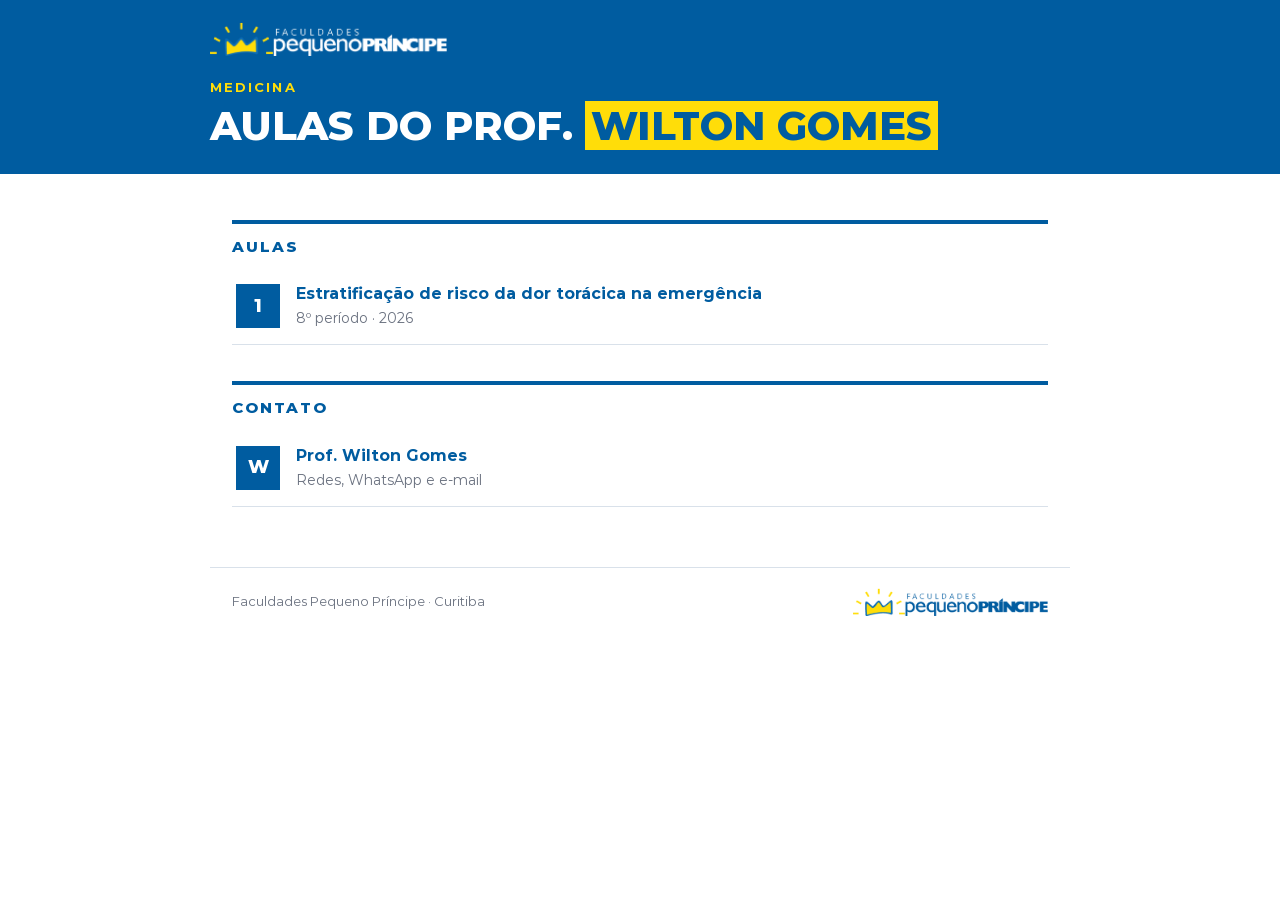
<file: index.html>
<!doctype html>
<html lang="pt-BR"><head><meta charset="utf-8"><meta name="viewport" content="width=device-width,initial-scale=1">
<title>Aulas · Prof. Wilton Gomes · FPP</title><link rel="stylesheet" href="assets/fpp.css?v=202611081945"><meta name="theme-color" content="#005CA0"></head><body>
<header class="fpp"><div class="wrap"><img src="assets/img/fpp-logo-branco.png" alt="Faculdades Pequeno Príncipe"><p class="k">Medicina</p><h1>Aulas do Prof. <span class="hl">Wilton Gomes</span></h1></div></header>
<main><h2>Aulas</h2><div class="lista">
<a href="risco-sca/"><span class="ic">1</span><span><span class="t">Estratificação de risco da dor torácica na emergência</span><br><span class="d">8º período · 2026</span></span></a>
</div><h2>Contato</h2><div class="lista"><a href="contato/"><span class="ic">W</span><span><span class="t">Prof. Wilton Gomes</span><br><span class="d">Redes, WhatsApp e e-mail</span></span></a></div></main>
<footer class="fpp"><span>Faculdades Pequeno Príncipe · Curitiba</span><img src="assets/img/fpp-logo-azul.png" alt="FPP"></footer></body></html>
</file>
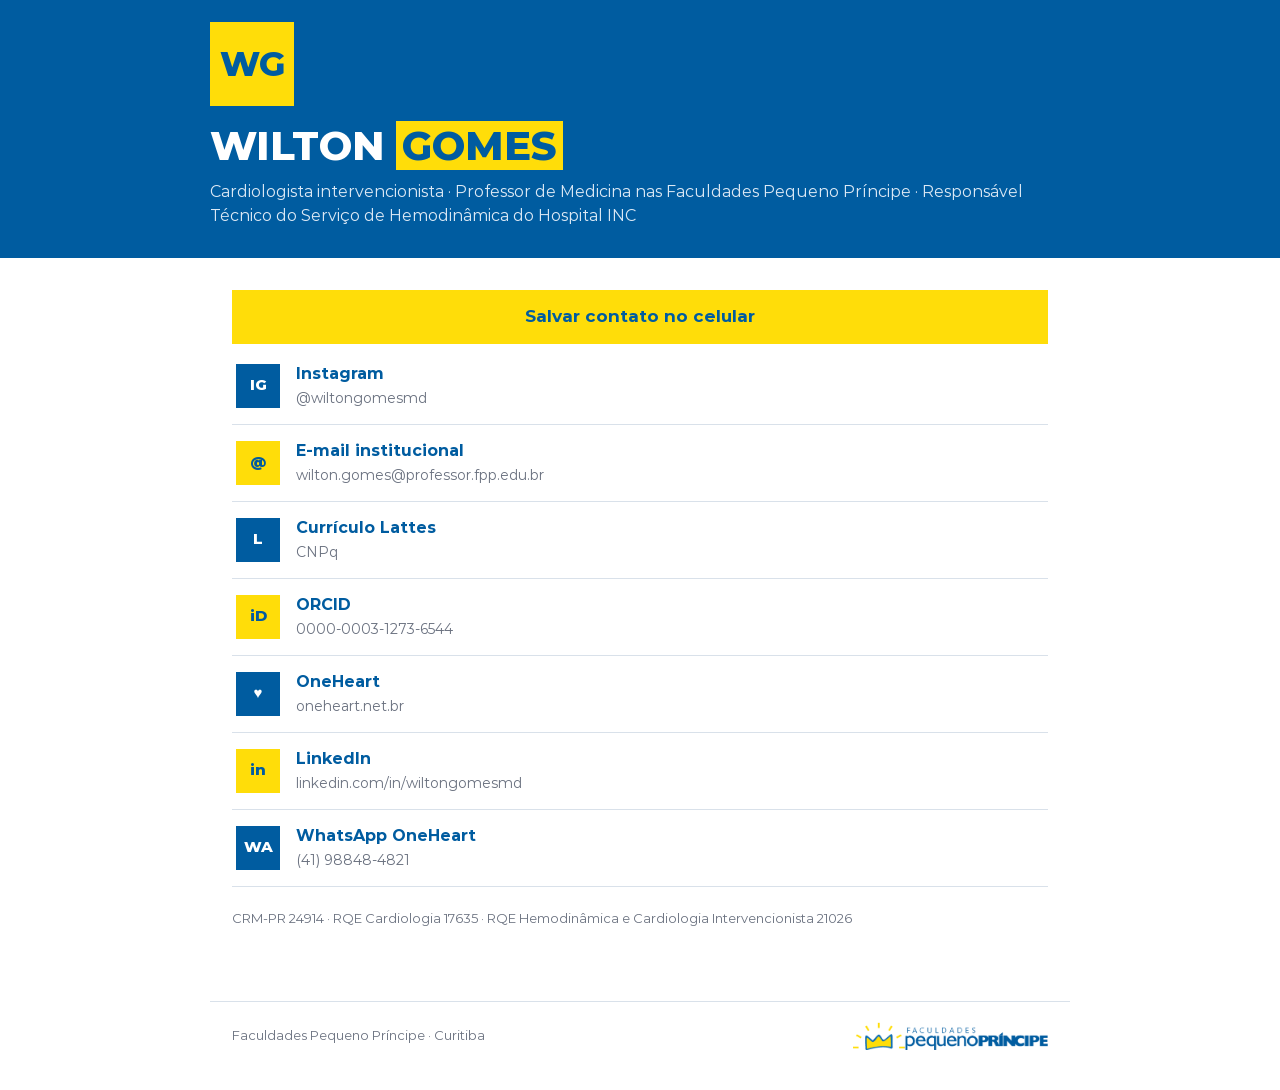
<file: contato/index.html>
<!doctype html>
<html lang="pt-BR"><head>
<meta charset="utf-8"><meta name="viewport" content="width=device-width,initial-scale=1">
<title>Prof. Wilton Gomes · Cardiologia intervencionista</title>
<link rel="stylesheet" href="../assets/fpp.css?v=202611081945">
<meta name="theme-color" content="#005CA0">
<meta property="og:title" content="Prof. Wilton Gomes · Cardiologia intervencionista">
<style>
header.fpp{padding-bottom:30px}
.mono{width:84px;height:84px;background:var(--amar);color:var(--azul);font-weight:800;font-size:34px;display:flex;align-items:center;justify-content:center;margin-bottom:18px}
.salvar{margin:22px 0 4px;width:100%}
.lista .ic{font-size:15px}
</style>
</head><body>
<header class="fpp"><div class="wrap">
  <div class="mono">WG</div>
  <h1>Wilton <span class="hl">Gomes</span></h1>
  <p>Cardiologista intervencionista · Professor de Medicina nas Faculdades Pequeno Príncipe · Responsável Técnico do Serviço de Hemodinâmica do Hospital INC</p>
</div></header>
<main>
  <a class="btn am salvar" href="wilton-gomes.vcf" download>Salvar contato no celular</a>
  <div class="lista">
    <a href="https://www.instagram.com/wiltongomesmd" target="_blank" rel="noopener"><span class="ic">IG</span><span><span class="t">Instagram</span><br><span class="d">@wiltongomesmd</span></span></a>
    <a href="mailto:wilton.gomes@professor.fpp.edu.br"><span class="ic">@</span><span><span class="t">E-mail institucional</span><br><span class="d">wilton.gomes@professor.fpp.edu.br</span></span></a>
    <a href="http://buscatextual.cnpq.br/buscatextual/visualizacv.do?id=K4358954Z7" target="_blank" rel="noopener"><span class="ic">L</span><span><span class="t">Currículo Lattes</span><br><span class="d">CNPq</span></span></a>
    <a href="https://orcid.org/0000-0003-1273-6544" target="_blank" rel="noopener"><span class="ic">iD</span><span><span class="t">ORCID</span><br><span class="d">0000-0003-1273-6544</span></span></a>
    <a href="https://oneheart.net.br" target="_blank" rel="noopener"><span class="ic">♥</span><span><span class="t">OneHeart</span><br><span class="d">oneheart.net.br</span></span></a>
    <a href="https://www.linkedin.com/in/wiltongomesmd" target="_blank" rel="noopener"><span class="ic">in</span><span><span class="t">LinkedIn</span><br><span class="d">linkedin.com/in/wiltongomesmd</span></span></a>
    <a href="https://wa.me/5541988484821" target="_blank" rel="noopener"><span class="ic">WA</span><span><span class="t">WhatsApp OneHeart</span><br><span class="d">(41) 98848-4821</span></span></a>
  </div>
  <p class="src" style="margin-top:22px">CRM-PR 24914 · RQE Cardiologia 17635 · RQE Hemodinâmica e Cardiologia Intervencionista 21026</p>
</main>
<footer class="fpp"><span>Faculdades Pequeno Príncipe · Curitiba</span><img src="../assets/img/fpp-logo-azul.png" alt="FPP"></footer>
</body></html>
</file>
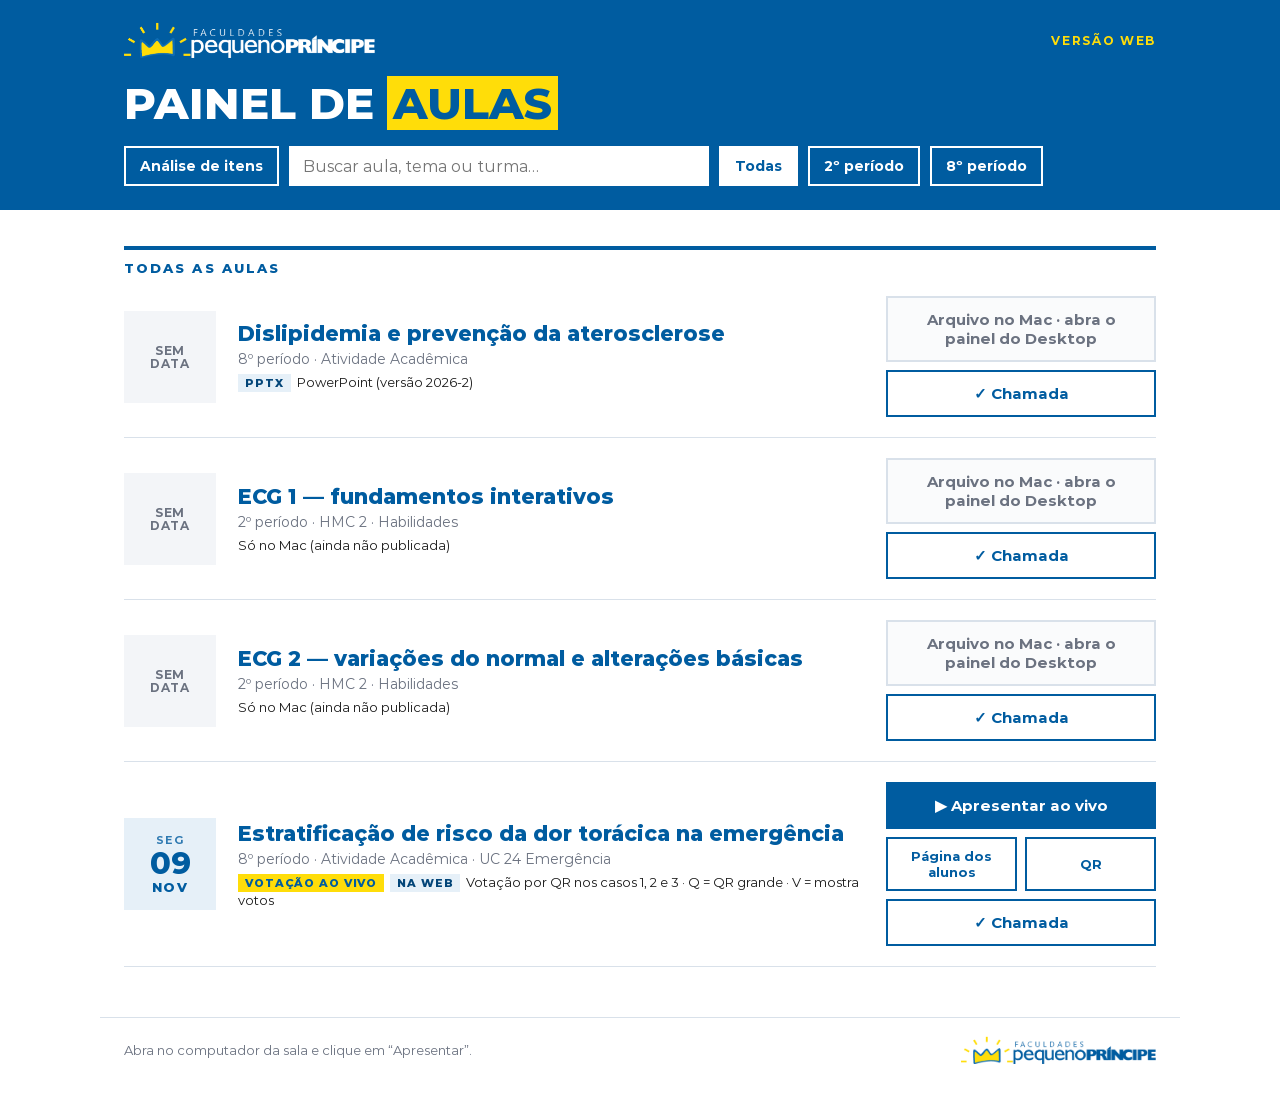
<file: painel/index.html>
<!doctype html>
<html lang="pt-BR"><head>
<meta charset="utf-8"><meta name="viewport" content="width=device-width,initial-scale=1">
<meta name="robots" content="noindex">
<title>Painel de aulas · Prof. Wilton · FPP</title>
<meta name="theme-color" content="#005CA0">
<style>
@font-face{font-family:Montserrat;font-weight:400;src:url(../assets/fonts/montserrat-400.woff2) format("woff2")}
@font-face{font-family:Montserrat;font-weight:500;src:url(../assets/fonts/montserrat-500.woff2) format("woff2")}
@font-face{font-family:Montserrat;font-weight:700;src:url(../assets/fonts/montserrat-700.woff2) format("woff2")}
@font-face{font-family:Montserrat;font-weight:800;src:url(../assets/fonts/montserrat-800.woff2) format("woff2")}
:root{--azul:#005CA0;--azul-esc:#034578;--amar:#FFDD09;--azul-cl:#e6f0f8;--tinta:#1a1a1a;--cinza:#6b7280;--linha:#d9e1ea}
*{box-sizing:border-box}
body{margin:0;font-family:Montserrat,"Helvetica Neue",Arial,sans-serif;color:var(--tinta);background:#fff}
header{background:var(--azul);color:#fff;padding:22px 0 24px}
.wrap{max-width:1080px;margin:0 auto;padding:0 24px}
header .top{display:flex;justify-content:space-between;align-items:center;gap:20px;margin-bottom:22px}
header img{height:36px}
header .onde{font-size:12px;letter-spacing:.14em;text-transform:uppercase;font-weight:700;color:var(--amar)}
h1{margin:0;font-size:clamp(28px,4.6vw,44px);font-weight:800;text-transform:uppercase;line-height:1.05}
h1 span{background:var(--amar);color:var(--azul);padding:0 .14em}
.ctl{display:flex;gap:10px;flex-wrap:wrap;margin-top:20px}
.ctl input{font:inherit;font-size:16px;padding:10px 14px;border:0;min-width:240px;flex:1;max-width:420px}
.chip{font:inherit;font-size:14px;font-weight:700;padding:9px 14px;border:2px solid #fff;background:transparent;color:#fff;cursor:pointer}
.chip.on{background:#fff;color:var(--azul)}
main{max-width:1080px;margin:0 auto;padding:6px 24px 50px}
h2{font-size:13px;letter-spacing:.16em;text-transform:uppercase;color:var(--azul);font-weight:800;margin:30px 0 0;padding-top:10px;border-top:4px solid var(--azul)}
.aula{display:grid;grid-template-columns:92px 1fr auto;gap:22px;align-items:center;padding:20px 0;border-bottom:1px solid var(--linha)}
.data{width:92px;height:92px;background:var(--azul-cl);color:var(--azul);display:flex;flex-direction:column;align-items:center;justify-content:center;font-weight:800;line-height:1.1;text-align:center}
.data .d{font-size:30px}.data .m{font-size:13px;letter-spacing:.1em;text-transform:uppercase}.data .w{font-size:11px;letter-spacing:.1em;text-transform:uppercase;font-weight:700;opacity:.8}
.data.prox{background:var(--amar)}
.data.sem{background:#f3f5f8;color:var(--cinza);font-size:12px;font-weight:700;letter-spacing:.06em;text-transform:uppercase}
.info .t{font-size:21px;font-weight:800;color:var(--azul);line-height:1.2}
.info .s{font-size:14px;color:var(--cinza);margin-top:4px}
.info .n{font-size:13px;color:var(--tinta);margin-top:6px}
.tag{display:inline-block;font-size:11px;font-weight:800;letter-spacing:.08em;text-transform:uppercase;padding:2px 7px;margin-right:6px;background:var(--azul-cl);color:var(--azul-esc)}
.tag.am{background:var(--amar);color:var(--azul)}
.acoes{display:flex;flex-direction:column;gap:8px;width:270px}
.btn{display:flex;align-items:center;justify-content:center;font:inherit;font-weight:700;font-size:15px;padding:12px 16px;text-decoration:none;border:2px solid var(--azul);background:#fff;color:var(--azul);cursor:pointer;text-align:center}
.btn.pri{background:var(--azul);color:#fff}
.btn.am{background:var(--amar);border-color:var(--amar);color:var(--azul)}
.btn[aria-disabled=true]{border-color:var(--linha);color:var(--cinza);cursor:default;background:#fafbfc}
.lin{display:flex;gap:8px}.lin .btn{flex:1;font-size:13px;padding:9px 8px}
.vazio{color:var(--cinza);padding:30px 0}
footer{max-width:1080px;margin:0 auto;padding:18px 24px 40px;border-top:1px solid var(--linha);font-size:13px;color:var(--cinza);display:flex;justify-content:space-between;gap:20px;align-items:center}
footer img{height:28px}
#qr{position:fixed;inset:0;background:rgba(3,69,120,.96);display:none;align-items:center;justify-content:center;gap:50px;color:#fff;padding:30px;z-index:5;cursor:pointer;flex-wrap:wrap}
#qr.show{display:flex}#qr svg{width:min(70vh,80vw);height:min(70vh,80vw)}
#qr .tx{font-size:28px;font-weight:800;max-width:420px}#qr .tx small{display:block;font-size:16px;font-weight:500;color:#dce9f5;margin-top:14px;word-break:break-all}
@media(max-width:720px){.aula{grid-template-columns:70px 1fr}.data{width:70px;height:70px}.data .d{font-size:22px}.acoes{grid-column:1/-1;width:auto}}
</style>
</head><body>
<header><div class="wrap">
  <div class="top"><img src="../assets/img/fpp-logo-branco.png" alt="Faculdades Pequeno Príncipe"><span class="onde" id="onde"></span></div>
  <h1>Painel de <span>aulas</span></h1>
  <div class="ctl"><a class="chip" href="${SITE_PLACEHOLDER}" id="lkAn" style="text-decoration:none">Análise de itens</a><input id="busca" type="search" placeholder="Buscar aula, tema ou turma…" autocomplete="off"><span id="chips" style="display:contents"></span></div>
</div></header>
<main id="lista"></main>
<footer><span id="rodape"></span><img src="../assets/img/fpp-logo-azul.png" alt="FPP"></footer>
<div id="qr" title="Clique para fechar"></div>
<script>//---------------------------------------------------------------------
//
// QR Code Generator for JavaScript
//
// Copyright (c) 2009 Kazuhiko Arase
//
// URL: http://www.d-project.com/
//
// Licensed under the MIT license:
//  http://www.opensource.org/licenses/mit-license.php
//
// The word 'QR Code' is registered trademark of
// DENSO WAVE INCORPORATED
//  http://www.denso-wave.com/qrcode/faqpatent-e.html
//
//---------------------------------------------------------------------

var qrcode = function() {

  //---------------------------------------------------------------------
  // qrcode
  //---------------------------------------------------------------------

  /**
   * qrcode
   * @param typeNumber 1 to 40
   * @param errorCorrectionLevel 'L','M','Q','H'
   */
  var qrcode = function(typeNumber, errorCorrectionLevel) {

    var PAD0 = 0xEC;
    var PAD1 = 0x11;

    var _typeNumber = typeNumber;
    var _errorCorrectionLevel = QRErrorCorrectionLevel[errorCorrectionLevel];
    var _modules = null;
    var _moduleCount = 0;
    var _dataCache = null;
    var _dataList = [];

    var _this = {};

    var makeImpl = function(test, maskPattern) {

      _moduleCount = _typeNumber * 4 + 17;
      _modules = function(moduleCount) {
        var modules = new Array(moduleCount);
        for (var row = 0; row < moduleCount; row += 1) {
          modules[row] = new Array(moduleCount);
          for (var col = 0; col < moduleCount; col += 1) {
            modules[row][col] = null;
          }
        }
        return modules;
      }(_moduleCount);

      setupPositionProbePattern(0, 0);
      setupPositionProbePattern(_moduleCount - 7, 0);
      setupPositionProbePattern(0, _moduleCount - 7);
      setupPositionAdjustPattern();
      setupTimingPattern();
      setupTypeInfo(test, maskPattern);

      if (_typeNumber >= 7) {
        setupTypeNumber(test);
      }

      if (_dataCache == null) {
        _dataCache = createData(_typeNumber, _errorCorrectionLevel, _dataList);
      }

      mapData(_dataCache, maskPattern);
    };

    var setupPositionProbePattern = function(row, col) {

      for (var r = -1; r <= 7; r += 1) {

        if (row + r <= -1 || _moduleCount <= row + r) continue;

        for (var c = -1; c <= 7; c += 1) {

          if (col + c <= -1 || _moduleCount <= col + c) continue;

          if ( (0 <= r && r <= 6 && (c == 0 || c == 6) )
              || (0 <= c && c <= 6 && (r == 0 || r == 6) )
              || (2 <= r && r <= 4 && 2 <= c && c <= 4) ) {
            _modules[row + r][col + c] = true;
          } else {
            _modules[row + r][col + c] = false;
          }
        }
      }
    };

    var getBestMaskPattern = function() {

      var minLostPoint = 0;
      var pattern = 0;

      for (var i = 0; i < 8; i += 1) {

        makeImpl(true, i);

        var lostPoint = QRUtil.getLostPoint(_this);

        if (i == 0 || minLostPoint > lostPoint) {
          minLostPoint = lostPoint;
          pattern = i;
        }
      }

      return pattern;
    };

    var setupTimingPattern = function() {

      for (var r = 8; r < _moduleCount - 8; r += 1) {
        if (_modules[r][6] != null) {
          continue;
        }
        _modules[r][6] = (r % 2 == 0);
      }

      for (var c = 8; c < _moduleCount - 8; c += 1) {
        if (_modules[6][c] != null) {
          continue;
        }
        _modules[6][c] = (c % 2 == 0);
      }
    };

    var setupPositionAdjustPattern = function() {

      var pos = QRUtil.getPatternPosition(_typeNumber);

      for (var i = 0; i < pos.length; i += 1) {

        for (var j = 0; j < pos.length; j += 1) {

          var row = pos[i];
          var col = pos[j];

          if (_modules[row][col] != null) {
            continue;
          }

          for (var r = -2; r <= 2; r += 1) {

            for (var c = -2; c <= 2; c += 1) {

              if (r == -2 || r == 2 || c == -2 || c == 2
                  || (r == 0 && c == 0) ) {
                _modules[row + r][col + c] = true;
              } else {
                _modules[row + r][col + c] = false;
              }
            }
          }
        }
      }
    };

    var setupTypeNumber = function(test) {

      var bits = QRUtil.getBCHTypeNumber(_typeNumber);

      for (var i = 0; i < 18; i += 1) {
        var mod = (!test && ( (bits >> i) & 1) == 1);
        _modules[Math.floor(i / 3)][i % 3 + _moduleCount - 8 - 3] = mod;
      }

      for (var i = 0; i < 18; i += 1) {
        var mod = (!test && ( (bits >> i) & 1) == 1);
        _modules[i % 3 + _moduleCount - 8 - 3][Math.floor(i / 3)] = mod;
      }
    };

    var setupTypeInfo = function(test, maskPattern) {

      var data = (_errorCorrectionLevel << 3) | maskPattern;
      var bits = QRUtil.getBCHTypeInfo(data);

      // vertical
      for (var i = 0; i < 15; i += 1) {

        var mod = (!test && ( (bits >> i) & 1) == 1);

        if (i < 6) {
          _modules[i][8] = mod;
        } else if (i < 8) {
          _modules[i + 1][8] = mod;
        } else {
          _modules[_moduleCount - 15 + i][8] = mod;
        }
      }

      // horizontal
      for (var i = 0; i < 15; i += 1) {

        var mod = (!test && ( (bits >> i) & 1) == 1);

        if (i < 8) {
          _modules[8][_moduleCount - i - 1] = mod;
        } else if (i < 9) {
          _modules[8][15 - i - 1 + 1] = mod;
        } else {
          _modules[8][15 - i - 1] = mod;
        }
      }

      // fixed module
      _modules[_moduleCount - 8][8] = (!test);
    };

    var mapData = function(data, maskPattern) {

      var inc = -1;
      var row = _moduleCount - 1;
      var bitIndex = 7;
      var byteIndex = 0;
      var maskFunc = QRUtil.getMaskFunction(maskPattern);

      for (var col = _moduleCount - 1; col > 0; col -= 2) {

        if (col == 6) col -= 1;

        while (true) {

          for (var c = 0; c < 2; c += 1) {

            if (_modules[row][col - c] == null) {

              var dark = false;

              if (byteIndex < data.length) {
                dark = ( ( (data[byteIndex] >>> bitIndex) & 1) == 1);
              }

              var mask = maskFunc(row, col - c);

              if (mask) {
                dark = !dark;
              }

              _modules[row][col - c] = dark;
              bitIndex -= 1;

              if (bitIndex == -1) {
                byteIndex += 1;
                bitIndex = 7;
              }
            }
          }

          row += inc;

          if (row < 0 || _moduleCount <= row) {
            row -= inc;
            inc = -inc;
            break;
          }
        }
      }
    };

    var createBytes = function(buffer, rsBlocks) {

      var offset = 0;

      var maxDcCount = 0;
      var maxEcCount = 0;

      var dcdata = new Array(rsBlocks.length);
      var ecdata = new Array(rsBlocks.length);

      for (var r = 0; r < rsBlocks.length; r += 1) {

        var dcCount = rsBlocks[r].dataCount;
        var ecCount = rsBlocks[r].totalCount - dcCount;

        maxDcCount = Math.max(maxDcCount, dcCount);
        maxEcCount = Math.max(maxEcCount, ecCount);

        dcdata[r] = new Array(dcCount);

        for (var i = 0; i < dcdata[r].length; i += 1) {
          dcdata[r][i] = 0xff & buffer.getBuffer()[i + offset];
        }
        offset += dcCount;

        var rsPoly = QRUtil.getErrorCorrectPolynomial(ecCount);
        var rawPoly = qrPolynomial(dcdata[r], rsPoly.getLength() - 1);

        var modPoly = rawPoly.mod(rsPoly);
        ecdata[r] = new Array(rsPoly.getLength() - 1);
        for (var i = 0; i < ecdata[r].length; i += 1) {
          var modIndex = i + modPoly.getLength() - ecdata[r].length;
          ecdata[r][i] = (modIndex >= 0)? modPoly.getAt(modIndex) : 0;
        }
      }

      var totalCodeCount = 0;
      for (var i = 0; i < rsBlocks.length; i += 1) {
        totalCodeCount += rsBlocks[i].totalCount;
      }

      var data = new Array(totalCodeCount);
      var index = 0;

      for (var i = 0; i < maxDcCount; i += 1) {
        for (var r = 0; r < rsBlocks.length; r += 1) {
          if (i < dcdata[r].length) {
            data[index] = dcdata[r][i];
            index += 1;
          }
        }
      }

      for (var i = 0; i < maxEcCount; i += 1) {
        for (var r = 0; r < rsBlocks.length; r += 1) {
          if (i < ecdata[r].length) {
            data[index] = ecdata[r][i];
            index += 1;
          }
        }
      }

      return data;
    };

    var createData = function(typeNumber, errorCorrectionLevel, dataList) {

      var rsBlocks = QRRSBlock.getRSBlocks(typeNumber, errorCorrectionLevel);

      var buffer = qrBitBuffer();

      for (var i = 0; i < dataList.length; i += 1) {
        var data = dataList[i];
        buffer.put(data.getMode(), 4);
        buffer.put(data.getLength(), QRUtil.getLengthInBits(data.getMode(), typeNumber) );
        data.write(buffer);
      }

      // calc num max data.
      var totalDataCount = 0;
      for (var i = 0; i < rsBlocks.length; i += 1) {
        totalDataCount += rsBlocks[i].dataCount;
      }

      if (buffer.getLengthInBits() > totalDataCount * 8) {
        throw 'code length overflow. ('
          + buffer.getLengthInBits()
          + '>'
          + totalDataCount * 8
          + ')';
      }

      // end code
      if (buffer.getLengthInBits() + 4 <= totalDataCount * 8) {
        buffer.put(0, 4);
      }

      // padding
      while (buffer.getLengthInBits() % 8 != 0) {
        buffer.putBit(false);
      }

      // padding
      while (true) {

        if (buffer.getLengthInBits() >= totalDataCount * 8) {
          break;
        }
        buffer.put(PAD0, 8);

        if (buffer.getLengthInBits() >= totalDataCount * 8) {
          break;
        }
        buffer.put(PAD1, 8);
      }

      return createBytes(buffer, rsBlocks);
    };

    _this.addData = function(data, mode) {

      mode = mode || 'Byte';

      var newData = null;

      switch(mode) {
      case 'Numeric' :
        newData = qrNumber(data);
        break;
      case 'Alphanumeric' :
        newData = qrAlphaNum(data);
        break;
      case 'Byte' :
        newData = qr8BitByte(data);
        break;
      case 'Kanji' :
        newData = qrKanji(data);
        break;
      default :
        throw 'mode:' + mode;
      }

      _dataList.push(newData);
      _dataCache = null;
    };

    _this.isDark = function(row, col) {
      if (row < 0 || _moduleCount <= row || col < 0 || _moduleCount <= col) {
        throw row + ',' + col;
      }
      return _modules[row][col];
    };

    _this.getModuleCount = function() {
      return _moduleCount;
    };

    _this.make = function() {
      if (_typeNumber < 1) {
        var typeNumber = 1;

        for (; typeNumber < 40; typeNumber++) {
          var rsBlocks = QRRSBlock.getRSBlocks(typeNumber, _errorCorrectionLevel);
          var buffer = qrBitBuffer();

          for (var i = 0; i < _dataList.length; i++) {
            var data = _dataList[i];
            buffer.put(data.getMode(), 4);
            buffer.put(data.getLength(), QRUtil.getLengthInBits(data.getMode(), typeNumber) );
            data.write(buffer);
          }

          var totalDataCount = 0;
          for (var i = 0; i < rsBlocks.length; i++) {
            totalDataCount += rsBlocks[i].dataCount;
          }

          if (buffer.getLengthInBits() <= totalDataCount * 8) {
            break;
          }
        }

        _typeNumber = typeNumber;
      }

      makeImpl(false, getBestMaskPattern() );
    };

    _this.createTableTag = function(cellSize, margin) {

      cellSize = cellSize || 2;
      margin = (typeof margin == 'undefined')? cellSize * 4 : margin;

      var qrHtml = '';

      qrHtml += '<table style="';
      qrHtml += ' border-width: 0px; border-style: none;';
      qrHtml += ' border-collapse: collapse;';
      qrHtml += ' padding: 0px; margin: ' + margin + 'px;';
      qrHtml += '">';
      qrHtml += '<tbody>';

      for (var r = 0; r < _this.getModuleCount(); r += 1) {

        qrHtml += '<tr>';

        for (var c = 0; c < _this.getModuleCount(); c += 1) {
          qrHtml += '<td style="';
          qrHtml += ' border-width: 0px; border-style: none;';
          qrHtml += ' border-collapse: collapse;';
          qrHtml += ' padding: 0px; margin: 0px;';
          qrHtml += ' width: ' + cellSize + 'px;';
          qrHtml += ' height: ' + cellSize + 'px;';
          qrHtml += ' background-color: ';
          qrHtml += _this.isDark(r, c)? '#000000' : '#ffffff';
          qrHtml += ';';
          qrHtml += '"/>';
        }

        qrHtml += '</tr>';
      }

      qrHtml += '</tbody>';
      qrHtml += '</table>';

      return qrHtml;
    };

    _this.createSvgTag = function(cellSize, margin, alt, title) {

      var opts = {};
      if (typeof arguments[0] == 'object') {
        // Called by options.
        opts = arguments[0];
        // overwrite cellSize and margin.
        cellSize = opts.cellSize;
        margin = opts.margin;
        alt = opts.alt;
        title = opts.title;
      }

      cellSize = cellSize || 2;
      margin = (typeof margin == 'undefined')? cellSize * 4 : margin;

      // Compose alt property surrogate
      alt = (typeof alt === 'string') ? {text: alt} : alt || {};
      alt.text = alt.text || null;
      alt.id = (alt.text) ? alt.id || 'qrcode-description' : null;

      // Compose title property surrogate
      title = (typeof title === 'string') ? {text: title} : title || {};
      title.text = title.text || null;
      title.id = (title.text) ? title.id || 'qrcode-title' : null;

      var size = _this.getModuleCount() * cellSize + margin * 2;
      var c, mc, r, mr, qrSvg='', rect;

      rect = 'l' + cellSize + ',0 0,' + cellSize +
        ' -' + cellSize + ',0 0,-' + cellSize + 'z ';

      qrSvg += '<svg version="1.1" xmlns="http://www.w3.org/2000/svg"';
      qrSvg += !opts.scalable ? ' width="' + size + 'px" height="' + size + 'px"' : '';
      qrSvg += ' viewBox="0 0 ' + size + ' ' + size + '" ';
      qrSvg += ' preserveAspectRatio="xMinYMin meet"';
      qrSvg += (title.text || alt.text) ? ' role="img" aria-labelledby="' +
          escapeXml([title.id, alt.id].join(' ').trim() ) + '"' : '';
      qrSvg += '>';
      qrSvg += (title.text) ? '<title id="' + escapeXml(title.id) + '">' +
          escapeXml(title.text) + '</title>' : '';
      qrSvg += (alt.text) ? '<description id="' + escapeXml(alt.id) + '">' +
          escapeXml(alt.text) + '</description>' : '';
      qrSvg += '<rect width="100%" height="100%" fill="white" cx="0" cy="0"/>';
      qrSvg += '<path d="';

      for (r = 0; r < _this.getModuleCount(); r += 1) {
        mr = r * cellSize + margin;
        for (c = 0; c < _this.getModuleCount(); c += 1) {
          if (_this.isDark(r, c) ) {
            mc = c*cellSize+margin;
            qrSvg += 'M' + mc + ',' + mr + rect;
          }
        }
      }

      qrSvg += '" stroke="transparent" fill="black"/>';
      qrSvg += '</svg>';

      return qrSvg;
    };

    _this.createDataURL = function(cellSize, margin) {

      cellSize = cellSize || 2;
      margin = (typeof margin == 'undefined')? cellSize * 4 : margin;

      var size = _this.getModuleCount() * cellSize + margin * 2;
      var min = margin;
      var max = size - margin;

      return createDataURL(size, size, function(x, y) {
        if (min <= x && x < max && min <= y && y < max) {
          var c = Math.floor( (x - min) / cellSize);
          var r = Math.floor( (y - min) / cellSize);
          return _this.isDark(r, c)? 0 : 1;
        } else {
          return 1;
        }
      } );
    };

    _this.createImgTag = function(cellSize, margin, alt) {

      cellSize = cellSize || 2;
      margin = (typeof margin == 'undefined')? cellSize * 4 : margin;

      var size = _this.getModuleCount() * cellSize + margin * 2;

      var img = '';
      img += '<img';
      img += '\u0020src="';
      img += _this.createDataURL(cellSize, margin);
      img += '"';
      img += '\u0020width="';
      img += size;
      img += '"';
      img += '\u0020height="';
      img += size;
      img += '"';
      if (alt) {
        img += '\u0020alt="';
        img += escapeXml(alt);
        img += '"';
      }
      img += '/>';

      return img;
    };

    var escapeXml = function(s) {
      var escaped = '';
      for (var i = 0; i < s.length; i += 1) {
        var c = s.charAt(i);
        switch(c) {
        case '<': escaped += '&lt;'; break;
        case '>': escaped += '&gt;'; break;
        case '&': escaped += '&amp;'; break;
        case '"': escaped += '&quot;'; break;
        default : escaped += c; break;
        }
      }
      return escaped;
    };

    var _createHalfASCII = function(margin) {
      var cellSize = 1;
      margin = (typeof margin == 'undefined')? cellSize * 2 : margin;

      var size = _this.getModuleCount() * cellSize + margin * 2;
      var min = margin;
      var max = size - margin;

      var y, x, r1, r2, p;

      var blocks = {
        '██': '█',
        '█ ': '▀',
        ' █': '▄',
        '  ': ' '
      };

      var blocksLastLineNoMargin = {
        '██': '▀',
        '█ ': '▀',
        ' █': ' ',
        '  ': ' '
      };

      var ascii = '';
      for (y = 0; y < size; y += 2) {
        r1 = Math.floor((y - min) / cellSize);
        r2 = Math.floor((y + 1 - min) / cellSize);
        for (x = 0; x < size; x += 1) {
          p = '█';

          if (min <= x && x < max && min <= y && y < max && _this.isDark(r1, Math.floor((x - min) / cellSize))) {
            p = ' ';
          }

          if (min <= x && x < max && min <= y+1 && y+1 < max && _this.isDark(r2, Math.floor((x - min) / cellSize))) {
            p += ' ';
          }
          else {
            p += '█';
          }

          // Output 2 characters per pixel, to create full square. 1 character per pixels gives only half width of square.
          ascii += (margin < 1 && y+1 >= max) ? blocksLastLineNoMargin[p] : blocks[p];
        }

        ascii += '\n';
      }

      if (size % 2 && margin > 0) {
        return ascii.substring(0, ascii.length - size - 1) + Array(size+1).join('▀');
      }

      return ascii.substring(0, ascii.length-1);
    };

    _this.createASCII = function(cellSize, margin) {
      cellSize = cellSize || 1;

      if (cellSize < 2) {
        return _createHalfASCII(margin);
      }

      cellSize -= 1;
      margin = (typeof margin == 'undefined')? cellSize * 2 : margin;

      var size = _this.getModuleCount() * cellSize + margin * 2;
      var min = margin;
      var max = size - margin;

      var y, x, r, p;

      var white = Array(cellSize+1).join('██');
      var black = Array(cellSize+1).join('  ');

      var ascii = '';
      var line = '';
      for (y = 0; y < size; y += 1) {
        r = Math.floor( (y - min) / cellSize);
        line = '';
        for (x = 0; x < size; x += 1) {
          p = 1;

          if (min <= x && x < max && min <= y && y < max && _this.isDark(r, Math.floor((x - min) / cellSize))) {
            p = 0;
          }

          // Output 2 characters per pixel, to create full square. 1 character per pixels gives only half width of square.
          line += p ? white : black;
        }

        for (r = 0; r < cellSize; r += 1) {
          ascii += line + '\n';
        }
      }

      return ascii.substring(0, ascii.length-1);
    };

    _this.renderTo2dContext = function(context, cellSize) {
      cellSize = cellSize || 2;
      var length = _this.getModuleCount();
      for (var row = 0; row < length; row++) {
        for (var col = 0; col < length; col++) {
          context.fillStyle = _this.isDark(row, col) ? 'black' : 'white';
          context.fillRect(row * cellSize, col * cellSize, cellSize, cellSize);
        }
      }
    }

    return _this;
  };

  //---------------------------------------------------------------------
  // qrcode.stringToBytes
  //---------------------------------------------------------------------

  qrcode.stringToBytesFuncs = {
    'default' : function(s) {
      var bytes = [];
      for (var i = 0; i < s.length; i += 1) {
        var c = s.charCodeAt(i);
        bytes.push(c & 0xff);
      }
      return bytes;
    }
  };

  qrcode.stringToBytes = qrcode.stringToBytesFuncs['default'];

  //---------------------------------------------------------------------
  // qrcode.createStringToBytes
  //---------------------------------------------------------------------

  /**
   * @param unicodeData base64 string of byte array.
   * [16bit Unicode],[16bit Bytes], ...
   * @param numChars
   */
  qrcode.createStringToBytes = function(unicodeData, numChars) {

    // create conversion map.

    var unicodeMap = function() {

      var bin = base64DecodeInputStream(unicodeData);
      var read = function() {
        var b = bin.read();
        if (b == -1) throw 'eof';
        return b;
      };

      var count = 0;
      var unicodeMap = {};
      while (true) {
        var b0 = bin.read();
        if (b0 == -1) break;
        var b1 = read();
        var b2 = read();
        var b3 = read();
        var k = String.fromCharCode( (b0 << 8) | b1);
        var v = (b2 << 8) | b3;
        unicodeMap[k] = v;
        count += 1;
      }
      if (count != numChars) {
        throw count + ' != ' + numChars;
      }

      return unicodeMap;
    }();

    var unknownChar = '?'.charCodeAt(0);

    return function(s) {
      var bytes = [];
      for (var i = 0; i < s.length; i += 1) {
        var c = s.charCodeAt(i);
        if (c < 128) {
          bytes.push(c);
        } else {
          var b = unicodeMap[s.charAt(i)];
          if (typeof b == 'number') {
            if ( (b & 0xff) == b) {
              // 1byte
              bytes.push(b);
            } else {
              // 2bytes
              bytes.push(b >>> 8);
              bytes.push(b & 0xff);
            }
          } else {
            bytes.push(unknownChar);
          }
        }
      }
      return bytes;
    };
  };

  //---------------------------------------------------------------------
  // QRMode
  //---------------------------------------------------------------------

  var QRMode = {
    MODE_NUMBER :    1 << 0,
    MODE_ALPHA_NUM : 1 << 1,
    MODE_8BIT_BYTE : 1 << 2,
    MODE_KANJI :     1 << 3
  };

  //---------------------------------------------------------------------
  // QRErrorCorrectionLevel
  //---------------------------------------------------------------------

  var QRErrorCorrectionLevel = {
    L : 1,
    M : 0,
    Q : 3,
    H : 2
  };

  //---------------------------------------------------------------------
  // QRMaskPattern
  //---------------------------------------------------------------------

  var QRMaskPattern = {
    PATTERN000 : 0,
    PATTERN001 : 1,
    PATTERN010 : 2,
    PATTERN011 : 3,
    PATTERN100 : 4,
    PATTERN101 : 5,
    PATTERN110 : 6,
    PATTERN111 : 7
  };

  //---------------------------------------------------------------------
  // QRUtil
  //---------------------------------------------------------------------

  var QRUtil = function() {

    var PATTERN_POSITION_TABLE = [
      [],
      [6, 18],
      [6, 22],
      [6, 26],
      [6, 30],
      [6, 34],
      [6, 22, 38],
      [6, 24, 42],
      [6, 26, 46],
      [6, 28, 50],
      [6, 30, 54],
      [6, 32, 58],
      [6, 34, 62],
      [6, 26, 46, 66],
      [6, 26, 48, 70],
      [6, 26, 50, 74],
      [6, 30, 54, 78],
      [6, 30, 56, 82],
      [6, 30, 58, 86],
      [6, 34, 62, 90],
      [6, 28, 50, 72, 94],
      [6, 26, 50, 74, 98],
      [6, 30, 54, 78, 102],
      [6, 28, 54, 80, 106],
      [6, 32, 58, 84, 110],
      [6, 30, 58, 86, 114],
      [6, 34, 62, 90, 118],
      [6, 26, 50, 74, 98, 122],
      [6, 30, 54, 78, 102, 126],
      [6, 26, 52, 78, 104, 130],
      [6, 30, 56, 82, 108, 134],
      [6, 34, 60, 86, 112, 138],
      [6, 30, 58, 86, 114, 142],
      [6, 34, 62, 90, 118, 146],
      [6, 30, 54, 78, 102, 126, 150],
      [6, 24, 50, 76, 102, 128, 154],
      [6, 28, 54, 80, 106, 132, 158],
      [6, 32, 58, 84, 110, 136, 162],
      [6, 26, 54, 82, 110, 138, 166],
      [6, 30, 58, 86, 114, 142, 170]
    ];
    var G15 = (1 << 10) | (1 << 8) | (1 << 5) | (1 << 4) | (1 << 2) | (1 << 1) | (1 << 0);
    var G18 = (1 << 12) | (1 << 11) | (1 << 10) | (1 << 9) | (1 << 8) | (1 << 5) | (1 << 2) | (1 << 0);
    var G15_MASK = (1 << 14) | (1 << 12) | (1 << 10) | (1 << 4) | (1 << 1);

    var _this = {};

    var getBCHDigit = function(data) {
      var digit = 0;
      while (data != 0) {
        digit += 1;
        data >>>= 1;
      }
      return digit;
    };

    _this.getBCHTypeInfo = function(data) {
      var d = data << 10;
      while (getBCHDigit(d) - getBCHDigit(G15) >= 0) {
        d ^= (G15 << (getBCHDigit(d) - getBCHDigit(G15) ) );
      }
      return ( (data << 10) | d) ^ G15_MASK;
    };

    _this.getBCHTypeNumber = function(data) {
      var d = data << 12;
      while (getBCHDigit(d) - getBCHDigit(G18) >= 0) {
        d ^= (G18 << (getBCHDigit(d) - getBCHDigit(G18) ) );
      }
      return (data << 12) | d;
    };

    _this.getPatternPosition = function(typeNumber) {
      return PATTERN_POSITION_TABLE[typeNumber - 1];
    };

    _this.getMaskFunction = function(maskPattern) {

      switch (maskPattern) {

      case QRMaskPattern.PATTERN000 :
        return function(i, j) { return (i + j) % 2 == 0; };
      case QRMaskPattern.PATTERN001 :
        return function(i, j) { return i % 2 == 0; };
      case QRMaskPattern.PATTERN010 :
        return function(i, j) { return j % 3 == 0; };
      case QRMaskPattern.PATTERN011 :
        return function(i, j) { return (i + j) % 3 == 0; };
      case QRMaskPattern.PATTERN100 :
        return function(i, j) { return (Math.floor(i / 2) + Math.floor(j / 3) ) % 2 == 0; };
      case QRMaskPattern.PATTERN101 :
        return function(i, j) { return (i * j) % 2 + (i * j) % 3 == 0; };
      case QRMaskPattern.PATTERN110 :
        return function(i, j) { return ( (i * j) % 2 + (i * j) % 3) % 2 == 0; };
      case QRMaskPattern.PATTERN111 :
        return function(i, j) { return ( (i * j) % 3 + (i + j) % 2) % 2 == 0; };

      default :
        throw 'bad maskPattern:' + maskPattern;
      }
    };

    _this.getErrorCorrectPolynomial = function(errorCorrectLength) {
      var a = qrPolynomial([1], 0);
      for (var i = 0; i < errorCorrectLength; i += 1) {
        a = a.multiply(qrPolynomial([1, QRMath.gexp(i)], 0) );
      }
      return a;
    };

    _this.getLengthInBits = function(mode, type) {

      if (1 <= type && type < 10) {

        // 1 - 9

        switch(mode) {
        case QRMode.MODE_NUMBER    : return 10;
        case QRMode.MODE_ALPHA_NUM : return 9;
        case QRMode.MODE_8BIT_BYTE : return 8;
        case QRMode.MODE_KANJI     : return 8;
        default :
          throw 'mode:' + mode;
        }

      } else if (type < 27) {

        // 10 - 26

        switch(mode) {
        case QRMode.MODE_NUMBER    : return 12;
        case QRMode.MODE_ALPHA_NUM : return 11;
        case QRMode.MODE_8BIT_BYTE : return 16;
        case QRMode.MODE_KANJI     : return 10;
        default :
          throw 'mode:' + mode;
        }

      } else if (type < 41) {

        // 27 - 40

        switch(mode) {
        case QRMode.MODE_NUMBER    : return 14;
        case QRMode.MODE_ALPHA_NUM : return 13;
        case QRMode.MODE_8BIT_BYTE : return 16;
        case QRMode.MODE_KANJI     : return 12;
        default :
          throw 'mode:' + mode;
        }

      } else {
        throw 'type:' + type;
      }
    };

    _this.getLostPoint = function(qrcode) {

      var moduleCount = qrcode.getModuleCount();

      var lostPoint = 0;

      // LEVEL1

      for (var row = 0; row < moduleCount; row += 1) {
        for (var col = 0; col < moduleCount; col += 1) {

          var sameCount = 0;
          var dark = qrcode.isDark(row, col);

          for (var r = -1; r <= 1; r += 1) {

            if (row + r < 0 || moduleCount <= row + r) {
              continue;
            }

            for (var c = -1; c <= 1; c += 1) {

              if (col + c < 0 || moduleCount <= col + c) {
                continue;
              }

              if (r == 0 && c == 0) {
                continue;
              }

              if (dark == qrcode.isDark(row + r, col + c) ) {
                sameCount += 1;
              }
            }
          }

          if (sameCount > 5) {
            lostPoint += (3 + sameCount - 5);
          }
        }
      };

      // LEVEL2

      for (var row = 0; row < moduleCount - 1; row += 1) {
        for (var col = 0; col < moduleCount - 1; col += 1) {
          var count = 0;
          if (qrcode.isDark(row, col) ) count += 1;
          if (qrcode.isDark(row + 1, col) ) count += 1;
          if (qrcode.isDark(row, col + 1) ) count += 1;
          if (qrcode.isDark(row + 1, col + 1) ) count += 1;
          if (count == 0 || count == 4) {
            lostPoint += 3;
          }
        }
      }

      // LEVEL3

      for (var row = 0; row < moduleCount; row += 1) {
        for (var col = 0; col < moduleCount - 6; col += 1) {
          if (qrcode.isDark(row, col)
              && !qrcode.isDark(row, col + 1)
              &&  qrcode.isDark(row, col + 2)
              &&  qrcode.isDark(row, col + 3)
              &&  qrcode.isDark(row, col + 4)
              && !qrcode.isDark(row, col + 5)
              &&  qrcode.isDark(row, col + 6) ) {
            lostPoint += 40;
          }
        }
      }

      for (var col = 0; col < moduleCount; col += 1) {
        for (var row = 0; row < moduleCount - 6; row += 1) {
          if (qrcode.isDark(row, col)
              && !qrcode.isDark(row + 1, col)
              &&  qrcode.isDark(row + 2, col)
              &&  qrcode.isDark(row + 3, col)
              &&  qrcode.isDark(row + 4, col)
              && !qrcode.isDark(row + 5, col)
              &&  qrcode.isDark(row + 6, col) ) {
            lostPoint += 40;
          }
        }
      }

      // LEVEL4

      var darkCount = 0;

      for (var col = 0; col < moduleCount; col += 1) {
        for (var row = 0; row < moduleCount; row += 1) {
          if (qrcode.isDark(row, col) ) {
            darkCount += 1;
          }
        }
      }

      var ratio = Math.abs(100 * darkCount / moduleCount / moduleCount - 50) / 5;
      lostPoint += ratio * 10;

      return lostPoint;
    };

    return _this;
  }();

  //---------------------------------------------------------------------
  // QRMath
  //---------------------------------------------------------------------

  var QRMath = function() {

    var EXP_TABLE = new Array(256);
    var LOG_TABLE = new Array(256);

    // initialize tables
    for (var i = 0; i < 8; i += 1) {
      EXP_TABLE[i] = 1 << i;
    }
    for (var i = 8; i < 256; i += 1) {
      EXP_TABLE[i] = EXP_TABLE[i - 4]
        ^ EXP_TABLE[i - 5]
        ^ EXP_TABLE[i - 6]
        ^ EXP_TABLE[i - 8];
    }
    for (var i = 0; i < 255; i += 1) {
      LOG_TABLE[EXP_TABLE[i] ] = i;
    }

    var _this = {};

    _this.glog = function(n) {

      if (n < 1) {
        throw 'glog(' + n + ')';
      }

      return LOG_TABLE[n];
    };

    _this.gexp = function(n) {

      while (n < 0) {
        n += 255;
      }

      while (n >= 256) {
        n -= 255;
      }

      return EXP_TABLE[n];
    };

    return _this;
  }();

  //---------------------------------------------------------------------
  // qrPolynomial
  //---------------------------------------------------------------------

  function qrPolynomial(num, shift) {

    if (typeof num.length == 'undefined') {
      throw num.length + '/' + shift;
    }

    var _num = function() {
      var offset = 0;
      while (offset < num.length && num[offset] == 0) {
        offset += 1;
      }
      var _num = new Array(num.length - offset + shift);
      for (var i = 0; i < num.length - offset; i += 1) {
        _num[i] = num[i + offset];
      }
      return _num;
    }();

    var _this = {};

    _this.getAt = function(index) {
      return _num[index];
    };

    _this.getLength = function() {
      return _num.length;
    };

    _this.multiply = function(e) {

      var num = new Array(_this.getLength() + e.getLength() - 1);

      for (var i = 0; i < _this.getLength(); i += 1) {
        for (var j = 0; j < e.getLength(); j += 1) {
          num[i + j] ^= QRMath.gexp(QRMath.glog(_this.getAt(i) ) + QRMath.glog(e.getAt(j) ) );
        }
      }

      return qrPolynomial(num, 0);
    };

    _this.mod = function(e) {

      if (_this.getLength() - e.getLength() < 0) {
        return _this;
      }

      var ratio = QRMath.glog(_this.getAt(0) ) - QRMath.glog(e.getAt(0) );

      var num = new Array(_this.getLength() );
      for (var i = 0; i < _this.getLength(); i += 1) {
        num[i] = _this.getAt(i);
      }

      for (var i = 0; i < e.getLength(); i += 1) {
        num[i] ^= QRMath.gexp(QRMath.glog(e.getAt(i) ) + ratio);
      }

      // recursive call
      return qrPolynomial(num, 0).mod(e);
    };

    return _this;
  };

  //---------------------------------------------------------------------
  // QRRSBlock
  //---------------------------------------------------------------------

  var QRRSBlock = function() {

    var RS_BLOCK_TABLE = [

      // L
      // M
      // Q
      // H

      // 1
      [1, 26, 19],
      [1, 26, 16],
      [1, 26, 13],
      [1, 26, 9],

      // 2
      [1, 44, 34],
      [1, 44, 28],
      [1, 44, 22],
      [1, 44, 16],

      // 3
      [1, 70, 55],
      [1, 70, 44],
      [2, 35, 17],
      [2, 35, 13],

      // 4
      [1, 100, 80],
      [2, 50, 32],
      [2, 50, 24],
      [4, 25, 9],

      // 5
      [1, 134, 108],
      [2, 67, 43],
      [2, 33, 15, 2, 34, 16],
      [2, 33, 11, 2, 34, 12],

      // 6
      [2, 86, 68],
      [4, 43, 27],
      [4, 43, 19],
      [4, 43, 15],

      // 7
      [2, 98, 78],
      [4, 49, 31],
      [2, 32, 14, 4, 33, 15],
      [4, 39, 13, 1, 40, 14],

      // 8
      [2, 121, 97],
      [2, 60, 38, 2, 61, 39],
      [4, 40, 18, 2, 41, 19],
      [4, 40, 14, 2, 41, 15],

      // 9
      [2, 146, 116],
      [3, 58, 36, 2, 59, 37],
      [4, 36, 16, 4, 37, 17],
      [4, 36, 12, 4, 37, 13],

      // 10
      [2, 86, 68, 2, 87, 69],
      [4, 69, 43, 1, 70, 44],
      [6, 43, 19, 2, 44, 20],
      [6, 43, 15, 2, 44, 16],

      // 11
      [4, 101, 81],
      [1, 80, 50, 4, 81, 51],
      [4, 50, 22, 4, 51, 23],
      [3, 36, 12, 8, 37, 13],

      // 12
      [2, 116, 92, 2, 117, 93],
      [6, 58, 36, 2, 59, 37],
      [4, 46, 20, 6, 47, 21],
      [7, 42, 14, 4, 43, 15],

      // 13
      [4, 133, 107],
      [8, 59, 37, 1, 60, 38],
      [8, 44, 20, 4, 45, 21],
      [12, 33, 11, 4, 34, 12],

      // 14
      [3, 145, 115, 1, 146, 116],
      [4, 64, 40, 5, 65, 41],
      [11, 36, 16, 5, 37, 17],
      [11, 36, 12, 5, 37, 13],

      // 15
      [5, 109, 87, 1, 110, 88],
      [5, 65, 41, 5, 66, 42],
      [5, 54, 24, 7, 55, 25],
      [11, 36, 12, 7, 37, 13],

      // 16
      [5, 122, 98, 1, 123, 99],
      [7, 73, 45, 3, 74, 46],
      [15, 43, 19, 2, 44, 20],
      [3, 45, 15, 13, 46, 16],

      // 17
      [1, 135, 107, 5, 136, 108],
      [10, 74, 46, 1, 75, 47],
      [1, 50, 22, 15, 51, 23],
      [2, 42, 14, 17, 43, 15],

      // 18
      [5, 150, 120, 1, 151, 121],
      [9, 69, 43, 4, 70, 44],
      [17, 50, 22, 1, 51, 23],
      [2, 42, 14, 19, 43, 15],

      // 19
      [3, 141, 113, 4, 142, 114],
      [3, 70, 44, 11, 71, 45],
      [17, 47, 21, 4, 48, 22],
      [9, 39, 13, 16, 40, 14],

      // 20
      [3, 135, 107, 5, 136, 108],
      [3, 67, 41, 13, 68, 42],
      [15, 54, 24, 5, 55, 25],
      [15, 43, 15, 10, 44, 16],

      // 21
      [4, 144, 116, 4, 145, 117],
      [17, 68, 42],
      [17, 50, 22, 6, 51, 23],
      [19, 46, 16, 6, 47, 17],

      // 22
      [2, 139, 111, 7, 140, 112],
      [17, 74, 46],
      [7, 54, 24, 16, 55, 25],
      [34, 37, 13],

      // 23
      [4, 151, 121, 5, 152, 122],
      [4, 75, 47, 14, 76, 48],
      [11, 54, 24, 14, 55, 25],
      [16, 45, 15, 14, 46, 16],

      // 24
      [6, 147, 117, 4, 148, 118],
      [6, 73, 45, 14, 74, 46],
      [11, 54, 24, 16, 55, 25],
      [30, 46, 16, 2, 47, 17],

      // 25
      [8, 132, 106, 4, 133, 107],
      [8, 75, 47, 13, 76, 48],
      [7, 54, 24, 22, 55, 25],
      [22, 45, 15, 13, 46, 16],

      // 26
      [10, 142, 114, 2, 143, 115],
      [19, 74, 46, 4, 75, 47],
      [28, 50, 22, 6, 51, 23],
      [33, 46, 16, 4, 47, 17],

      // 27
      [8, 152, 122, 4, 153, 123],
      [22, 73, 45, 3, 74, 46],
      [8, 53, 23, 26, 54, 24],
      [12, 45, 15, 28, 46, 16],

      // 28
      [3, 147, 117, 10, 148, 118],
      [3, 73, 45, 23, 74, 46],
      [4, 54, 24, 31, 55, 25],
      [11, 45, 15, 31, 46, 16],

      // 29
      [7, 146, 116, 7, 147, 117],
      [21, 73, 45, 7, 74, 46],
      [1, 53, 23, 37, 54, 24],
      [19, 45, 15, 26, 46, 16],

      // 30
      [5, 145, 115, 10, 146, 116],
      [19, 75, 47, 10, 76, 48],
      [15, 54, 24, 25, 55, 25],
      [23, 45, 15, 25, 46, 16],

      // 31
      [13, 145, 115, 3, 146, 116],
      [2, 74, 46, 29, 75, 47],
      [42, 54, 24, 1, 55, 25],
      [23, 45, 15, 28, 46, 16],

      // 32
      [17, 145, 115],
      [10, 74, 46, 23, 75, 47],
      [10, 54, 24, 35, 55, 25],
      [19, 45, 15, 35, 46, 16],

      // 33
      [17, 145, 115, 1, 146, 116],
      [14, 74, 46, 21, 75, 47],
      [29, 54, 24, 19, 55, 25],
      [11, 45, 15, 46, 46, 16],

      // 34
      [13, 145, 115, 6, 146, 116],
      [14, 74, 46, 23, 75, 47],
      [44, 54, 24, 7, 55, 25],
      [59, 46, 16, 1, 47, 17],

      // 35
      [12, 151, 121, 7, 152, 122],
      [12, 75, 47, 26, 76, 48],
      [39, 54, 24, 14, 55, 25],
      [22, 45, 15, 41, 46, 16],

      // 36
      [6, 151, 121, 14, 152, 122],
      [6, 75, 47, 34, 76, 48],
      [46, 54, 24, 10, 55, 25],
      [2, 45, 15, 64, 46, 16],

      // 37
      [17, 152, 122, 4, 153, 123],
      [29, 74, 46, 14, 75, 47],
      [49, 54, 24, 10, 55, 25],
      [24, 45, 15, 46, 46, 16],

      // 38
      [4, 152, 122, 18, 153, 123],
      [13, 74, 46, 32, 75, 47],
      [48, 54, 24, 14, 55, 25],
      [42, 45, 15, 32, 46, 16],

      // 39
      [20, 147, 117, 4, 148, 118],
      [40, 75, 47, 7, 76, 48],
      [43, 54, 24, 22, 55, 25],
      [10, 45, 15, 67, 46, 16],

      // 40
      [19, 148, 118, 6, 149, 119],
      [18, 75, 47, 31, 76, 48],
      [34, 54, 24, 34, 55, 25],
      [20, 45, 15, 61, 46, 16]
    ];

    var qrRSBlock = function(totalCount, dataCount) {
      var _this = {};
      _this.totalCount = totalCount;
      _this.dataCount = dataCount;
      return _this;
    };

    var _this = {};

    var getRsBlockTable = function(typeNumber, errorCorrectionLevel) {

      switch(errorCorrectionLevel) {
      case QRErrorCorrectionLevel.L :
        return RS_BLOCK_TABLE[(typeNumber - 1) * 4 + 0];
      case QRErrorCorrectionLevel.M :
        return RS_BLOCK_TABLE[(typeNumber - 1) * 4 + 1];
      case QRErrorCorrectionLevel.Q :
        return RS_BLOCK_TABLE[(typeNumber - 1) * 4 + 2];
      case QRErrorCorrectionLevel.H :
        return RS_BLOCK_TABLE[(typeNumber - 1) * 4 + 3];
      default :
        return undefined;
      }
    };

    _this.getRSBlocks = function(typeNumber, errorCorrectionLevel) {

      var rsBlock = getRsBlockTable(typeNumber, errorCorrectionLevel);

      if (typeof rsBlock == 'undefined') {
        throw 'bad rs block @ typeNumber:' + typeNumber +
            '/errorCorrectionLevel:' + errorCorrectionLevel;
      }

      var length = rsBlock.length / 3;

      var list = [];

      for (var i = 0; i < length; i += 1) {

        var count = rsBlock[i * 3 + 0];
        var totalCount = rsBlock[i * 3 + 1];
        var dataCount = rsBlock[i * 3 + 2];

        for (var j = 0; j < count; j += 1) {
          list.push(qrRSBlock(totalCount, dataCount) );
        }
      }

      return list;
    };

    return _this;
  }();

  //---------------------------------------------------------------------
  // qrBitBuffer
  //---------------------------------------------------------------------

  var qrBitBuffer = function() {

    var _buffer = [];
    var _length = 0;

    var _this = {};

    _this.getBuffer = function() {
      return _buffer;
    };

    _this.getAt = function(index) {
      var bufIndex = Math.floor(index / 8);
      return ( (_buffer[bufIndex] >>> (7 - index % 8) ) & 1) == 1;
    };

    _this.put = function(num, length) {
      for (var i = 0; i < length; i += 1) {
        _this.putBit( ( (num >>> (length - i - 1) ) & 1) == 1);
      }
    };

    _this.getLengthInBits = function() {
      return _length;
    };

    _this.putBit = function(bit) {

      var bufIndex = Math.floor(_length / 8);
      if (_buffer.length <= bufIndex) {
        _buffer.push(0);
      }

      if (bit) {
        _buffer[bufIndex] |= (0x80 >>> (_length % 8) );
      }

      _length += 1;
    };

    return _this;
  };

  //---------------------------------------------------------------------
  // qrNumber
  //---------------------------------------------------------------------

  var qrNumber = function(data) {

    var _mode = QRMode.MODE_NUMBER;
    var _data = data;

    var _this = {};

    _this.getMode = function() {
      return _mode;
    };

    _this.getLength = function(buffer) {
      return _data.length;
    };

    _this.write = function(buffer) {

      var data = _data;

      var i = 0;

      while (i + 2 < data.length) {
        buffer.put(strToNum(data.substring(i, i + 3) ), 10);
        i += 3;
      }

      if (i < data.length) {
        if (data.length - i == 1) {
          buffer.put(strToNum(data.substring(i, i + 1) ), 4);
        } else if (data.length - i == 2) {
          buffer.put(strToNum(data.substring(i, i + 2) ), 7);
        }
      }
    };

    var strToNum = function(s) {
      var num = 0;
      for (var i = 0; i < s.length; i += 1) {
        num = num * 10 + chatToNum(s.charAt(i) );
      }
      return num;
    };

    var chatToNum = function(c) {
      if ('0' <= c && c <= '9') {
        return c.charCodeAt(0) - '0'.charCodeAt(0);
      }
      throw 'illegal char :' + c;
    };

    return _this;
  };

  //---------------------------------------------------------------------
  // qrAlphaNum
  //---------------------------------------------------------------------

  var qrAlphaNum = function(data) {

    var _mode = QRMode.MODE_ALPHA_NUM;
    var _data = data;

    var _this = {};

    _this.getMode = function() {
      return _mode;
    };

    _this.getLength = function(buffer) {
      return _data.length;
    };

    _this.write = function(buffer) {

      var s = _data;

      var i = 0;

      while (i + 1 < s.length) {
        buffer.put(
          getCode(s.charAt(i) ) * 45 +
          getCode(s.charAt(i + 1) ), 11);
        i += 2;
      }

      if (i < s.length) {
        buffer.put(getCode(s.charAt(i) ), 6);
      }
    };

    var getCode = function(c) {

      if ('0' <= c && c <= '9') {
        return c.charCodeAt(0) - '0'.charCodeAt(0);
      } else if ('A' <= c && c <= 'Z') {
        return c.charCodeAt(0) - 'A'.charCodeAt(0) + 10;
      } else {
        switch (c) {
        case ' ' : return 36;
        case '$' : return 37;
        case '%' : return 38;
        case '*' : return 39;
        case '+' : return 40;
        case '-' : return 41;
        case '.' : return 42;
        case '/' : return 43;
        case ':' : return 44;
        default :
          throw 'illegal char :' + c;
        }
      }
    };

    return _this;
  };

  //---------------------------------------------------------------------
  // qr8BitByte
  //---------------------------------------------------------------------

  var qr8BitByte = function(data) {

    var _mode = QRMode.MODE_8BIT_BYTE;
    var _data = data;
    var _bytes = qrcode.stringToBytes(data);

    var _this = {};

    _this.getMode = function() {
      return _mode;
    };

    _this.getLength = function(buffer) {
      return _bytes.length;
    };

    _this.write = function(buffer) {
      for (var i = 0; i < _bytes.length; i += 1) {
        buffer.put(_bytes[i], 8);
      }
    };

    return _this;
  };

  //---------------------------------------------------------------------
  // qrKanji
  //---------------------------------------------------------------------

  var qrKanji = function(data) {

    var _mode = QRMode.MODE_KANJI;
    var _data = data;

    var stringToBytes = qrcode.stringToBytesFuncs['SJIS'];
    if (!stringToBytes) {
      throw 'sjis not supported.';
    }
    !function(c, code) {
      // self test for sjis support.
      var test = stringToBytes(c);
      if (test.length != 2 || ( (test[0] << 8) | test[1]) != code) {
        throw 'sjis not supported.';
      }
    }('\u53cb', 0x9746);

    var _bytes = stringToBytes(data);

    var _this = {};

    _this.getMode = function() {
      return _mode;
    };

    _this.getLength = function(buffer) {
      return ~~(_bytes.length / 2);
    };

    _this.write = function(buffer) {

      var data = _bytes;

      var i = 0;

      while (i + 1 < data.length) {

        var c = ( (0xff & data[i]) << 8) | (0xff & data[i + 1]);

        if (0x8140 <= c && c <= 0x9FFC) {
          c -= 0x8140;
        } else if (0xE040 <= c && c <= 0xEBBF) {
          c -= 0xC140;
        } else {
          throw 'illegal char at ' + (i + 1) + '/' + c;
        }

        c = ( (c >>> 8) & 0xff) * 0xC0 + (c & 0xff);

        buffer.put(c, 13);

        i += 2;
      }

      if (i < data.length) {
        throw 'illegal char at ' + (i + 1);
      }
    };

    return _this;
  };

  //=====================================================================
  // GIF Support etc.
  //

  //---------------------------------------------------------------------
  // byteArrayOutputStream
  //---------------------------------------------------------------------

  var byteArrayOutputStream = function() {

    var _bytes = [];

    var _this = {};

    _this.writeByte = function(b) {
      _bytes.push(b & 0xff);
    };

    _this.writeShort = function(i) {
      _this.writeByte(i);
      _this.writeByte(i >>> 8);
    };

    _this.writeBytes = function(b, off, len) {
      off = off || 0;
      len = len || b.length;
      for (var i = 0; i < len; i += 1) {
        _this.writeByte(b[i + off]);
      }
    };

    _this.writeString = function(s) {
      for (var i = 0; i < s.length; i += 1) {
        _this.writeByte(s.charCodeAt(i) );
      }
    };

    _this.toByteArray = function() {
      return _bytes;
    };

    _this.toString = function() {
      var s = '';
      s += '[';
      for (var i = 0; i < _bytes.length; i += 1) {
        if (i > 0) {
          s += ',';
        }
        s += _bytes[i];
      }
      s += ']';
      return s;
    };

    return _this;
  };

  //---------------------------------------------------------------------
  // base64EncodeOutputStream
  //---------------------------------------------------------------------

  var base64EncodeOutputStream = function() {

    var _buffer = 0;
    var _buflen = 0;
    var _length = 0;
    var _base64 = '';

    var _this = {};

    var writeEncoded = function(b) {
      _base64 += String.fromCharCode(encode(b & 0x3f) );
    };

    var encode = function(n) {
      if (n < 0) {
        // error.
      } else if (n < 26) {
        return 0x41 + n;
      } else if (n < 52) {
        return 0x61 + (n - 26);
      } else if (n < 62) {
        return 0x30 + (n - 52);
      } else if (n == 62) {
        return 0x2b;
      } else if (n == 63) {
        return 0x2f;
      }
      throw 'n:' + n;
    };

    _this.writeByte = function(n) {

      _buffer = (_buffer << 8) | (n & 0xff);
      _buflen += 8;
      _length += 1;

      while (_buflen >= 6) {
        writeEncoded(_buffer >>> (_buflen - 6) );
        _buflen -= 6;
      }
    };

    _this.flush = function() {

      if (_buflen > 0) {
        writeEncoded(_buffer << (6 - _buflen) );
        _buffer = 0;
        _buflen = 0;
      }

      if (_length % 3 != 0) {
        // padding
        var padlen = 3 - _length % 3;
        for (var i = 0; i < padlen; i += 1) {
          _base64 += '=';
        }
      }
    };

    _this.toString = function() {
      return _base64;
    };

    return _this;
  };

  //---------------------------------------------------------------------
  // base64DecodeInputStream
  //---------------------------------------------------------------------

  var base64DecodeInputStream = function(str) {

    var _str = str;
    var _pos = 0;
    var _buffer = 0;
    var _buflen = 0;

    var _this = {};

    _this.read = function() {

      while (_buflen < 8) {

        if (_pos >= _str.length) {
          if (_buflen == 0) {
            return -1;
          }
          throw 'unexpected end of file./' + _buflen;
        }

        var c = _str.charAt(_pos);
        _pos += 1;

        if (c == '=') {
          _buflen = 0;
          return -1;
        } else if (c.match(/^\s$/) ) {
          // ignore if whitespace.
          continue;
        }

        _buffer = (_buffer << 6) | decode(c.charCodeAt(0) );
        _buflen += 6;
      }

      var n = (_buffer >>> (_buflen - 8) ) & 0xff;
      _buflen -= 8;
      return n;
    };

    var decode = function(c) {
      if (0x41 <= c && c <= 0x5a) {
        return c - 0x41;
      } else if (0x61 <= c && c <= 0x7a) {
        return c - 0x61 + 26;
      } else if (0x30 <= c && c <= 0x39) {
        return c - 0x30 + 52;
      } else if (c == 0x2b) {
        return 62;
      } else if (c == 0x2f) {
        return 63;
      } else {
        throw 'c:' + c;
      }
    };

    return _this;
  };

  //---------------------------------------------------------------------
  // gifImage (B/W)
  //---------------------------------------------------------------------

  var gifImage = function(width, height) {

    var _width = width;
    var _height = height;
    var _data = new Array(width * height);

    var _this = {};

    _this.setPixel = function(x, y, pixel) {
      _data[y * _width + x] = pixel;
    };

    _this.write = function(out) {

      //---------------------------------
      // GIF Signature

      out.writeString('GIF87a');

      //---------------------------------
      // Screen Descriptor

      out.writeShort(_width);
      out.writeShort(_height);

      out.writeByte(0x80); // 2bit
      out.writeByte(0);
      out.writeByte(0);

      //---------------------------------
      // Global Color Map

      // black
      out.writeByte(0x00);
      out.writeByte(0x00);
      out.writeByte(0x00);

      // white
      out.writeByte(0xff);
      out.writeByte(0xff);
      out.writeByte(0xff);

      //---------------------------------
      // Image Descriptor

      out.writeString(',');
      out.writeShort(0);
      out.writeShort(0);
      out.writeShort(_width);
      out.writeShort(_height);
      out.writeByte(0);

      //---------------------------------
      // Local Color Map

      //---------------------------------
      // Raster Data

      var lzwMinCodeSize = 2;
      var raster = getLZWRaster(lzwMinCodeSize);

      out.writeByte(lzwMinCodeSize);

      var offset = 0;

      while (raster.length - offset > 255) {
        out.writeByte(255);
        out.writeBytes(raster, offset, 255);
        offset += 255;
      }

      out.writeByte(raster.length - offset);
      out.writeBytes(raster, offset, raster.length - offset);
      out.writeByte(0x00);

      //---------------------------------
      // GIF Terminator
      out.writeString(';');
    };

    var bitOutputStream = function(out) {

      var _out = out;
      var _bitLength = 0;
      var _bitBuffer = 0;

      var _this = {};

      _this.write = function(data, length) {

        if ( (data >>> length) != 0) {
          throw 'length over';
        }

        while (_bitLength + length >= 8) {
          _out.writeByte(0xff & ( (data << _bitLength) | _bitBuffer) );
          length -= (8 - _bitLength);
          data >>>= (8 - _bitLength);
          _bitBuffer = 0;
          _bitLength = 0;
        }

        _bitBuffer = (data << _bitLength) | _bitBuffer;
        _bitLength = _bitLength + length;
      };

      _this.flush = function() {
        if (_bitLength > 0) {
          _out.writeByte(_bitBuffer);
        }
      };

      return _this;
    };

    var getLZWRaster = function(lzwMinCodeSize) {

      var clearCode = 1 << lzwMinCodeSize;
      var endCode = (1 << lzwMinCodeSize) + 1;
      var bitLength = lzwMinCodeSize + 1;

      // Setup LZWTable
      var table = lzwTable();

      for (var i = 0; i < clearCode; i += 1) {
        table.add(String.fromCharCode(i) );
      }
      table.add(String.fromCharCode(clearCode) );
      table.add(String.fromCharCode(endCode) );

      var byteOut = byteArrayOutputStream();
      var bitOut = bitOutputStream(byteOut);

      // clear code
      bitOut.write(clearCode, bitLength);

      var dataIndex = 0;

      var s = String.fromCharCode(_data[dataIndex]);
      dataIndex += 1;

      while (dataIndex < _data.length) {

        var c = String.fromCharCode(_data[dataIndex]);
        dataIndex += 1;

        if (table.contains(s + c) ) {

          s = s + c;

        } else {

          bitOut.write(table.indexOf(s), bitLength);

          if (table.size() < 0xfff) {

            if (table.size() == (1 << bitLength) ) {
              bitLength += 1;
            }

            table.add(s + c);
          }

          s = c;
        }
      }

      bitOut.write(table.indexOf(s), bitLength);

      // end code
      bitOut.write(endCode, bitLength);

      bitOut.flush();

      return byteOut.toByteArray();
    };

    var lzwTable = function() {

      var _map = {};
      var _size = 0;

      var _this = {};

      _this.add = function(key) {
        if (_this.contains(key) ) {
          throw 'dup key:' + key;
        }
        _map[key] = _size;
        _size += 1;
      };

      _this.size = function() {
        return _size;
      };

      _this.indexOf = function(key) {
        return _map[key];
      };

      _this.contains = function(key) {
        return typeof _map[key] != 'undefined';
      };

      return _this;
    };

    return _this;
  };

  var createDataURL = function(width, height, getPixel) {
    var gif = gifImage(width, height);
    for (var y = 0; y < height; y += 1) {
      for (var x = 0; x < width; x += 1) {
        gif.setPixel(x, y, getPixel(x, y) );
      }
    }

    var b = byteArrayOutputStream();
    gif.write(b);

    var base64 = base64EncodeOutputStream();
    var bytes = b.toByteArray();
    for (var i = 0; i < bytes.length; i += 1) {
      base64.writeByte(bytes[i]);
    }
    base64.flush();

    return 'data:image/gif;base64,' + base64;
  };

  //---------------------------------------------------------------------
  // returns qrcode function.

  return qrcode;
}();

// multibyte support
!function() {

  qrcode.stringToBytesFuncs['UTF-8'] = function(s) {
    // http://stackoverflow.com/questions/18729405/how-to-convert-utf8-string-to-byte-array
    function toUTF8Array(str) {
      var utf8 = [];
      for (var i=0; i < str.length; i++) {
        var charcode = str.charCodeAt(i);
        if (charcode < 0x80) utf8.push(charcode);
        else if (charcode < 0x800) {
          utf8.push(0xc0 | (charcode >> 6),
              0x80 | (charcode & 0x3f));
        }
        else if (charcode < 0xd800 || charcode >= 0xe000) {
          utf8.push(0xe0 | (charcode >> 12),
              0x80 | ((charcode>>6) & 0x3f),
              0x80 | (charcode & 0x3f));
        }
        // surrogate pair
        else {
          i++;
          // UTF-16 encodes 0x10000-0x10FFFF by
          // subtracting 0x10000 and splitting the
          // 20 bits of 0x0-0xFFFFF into two halves
          charcode = 0x10000 + (((charcode & 0x3ff)<<10)
            | (str.charCodeAt(i) & 0x3ff));
          utf8.push(0xf0 | (charcode >>18),
              0x80 | ((charcode>>12) & 0x3f),
              0x80 | ((charcode>>6) & 0x3f),
              0x80 | (charcode & 0x3f));
        }
      }
      return utf8;
    }
    return toUTF8Array(s);
  };

}();

(function (factory) {
  if (typeof define === 'function' && define.amd) {
      define([], factory);
  } else if (typeof exports === 'object') {
      module.exports = factory();
  }
}(function () {
    return qrcode;
}));
</script>
<script>
const AULAS=[{"id": "risco-sca", "titulo": "Estratificação de risco da dor torácica na emergência", "turma": "8º período", "uc": "Atividade Acadêmica · UC 24 Emergência", "formato": "interativa", "proxima": "2026-11-09", "web": "risco-sca/", "ao_vivo": true, "local": "aa/8p/temas/risco-sca/2026-2-html/risco-sca-2026-2.html", "nota": "Votação por QR nos casos 1, 2 e 3 · Q = QR grande · V = mostra votos", "local_url": "", "local_ok": true}, {"id": "ecg2", "titulo": "ECG 2 — variações do normal e alterações básicas", "turma": "2º período", "uc": "HMC 2 · Habilidades", "formato": "interativa", "proxima": "", "web": "", "ao_vivo": false, "local": "hmc2/temas/ecg/ecg2-interativa/ECG2 - aula interativa (arquivo unico).html", "nota": "Só no Mac (ainda não publicada)", "local_url": "", "local_ok": true}, {"id": "ecg1", "titulo": "ECG 1 — fundamentos interativos", "turma": "2º período", "uc": "HMC 2 · Habilidades", "formato": "interativa", "proxima": "", "web": "", "ao_vivo": false, "local": "hmc2/temas/ecg/ecg2-interativa/ECG1 - fundamentos interativos (arquivo unico).html", "nota": "Só no Mac (ainda não publicada)", "local_url": "", "local_ok": true}, {"id": "dislipidemia", "titulo": "Dislipidemia e prevenção da aterosclerose", "turma": "8º período", "uc": "Atividade Acadêmica", "formato": "pptx", "proxima": "", "web": "", "ao_vivo": false, "local": "aa/8p/temas/dislipidemia/versoes/dislipidemia-2026-2.pptx", "nota": "PowerPoint (versão 2026-2)", "local_url": "", "local_ok": true}], SITE="https://willfgo.github.io/aulas-fpp/", LOCAL=false;
const $=s=>document.querySelector(s);
const MES=['jan','fev','mar','abr','mai','jun','jul','ago','set','out','nov','dez'],SEM=['dom','seg','ter','qua','qui','sex','sáb'];
const hoje=new Date();hoje.setHours(0,0,0,0);
let filtro='Todas';
document.getElementById('lkAn').href=SITE+'analise/';
$('#onde').textContent=LOCAL?'Versão do Mac · abre também os arquivos offline':'Versão web';
$('#rodape').innerHTML=LOCAL?`Versão online: <a href="${SITE}painel/" style="color:inherit">${SITE.replace('https://','')}painel/</a>`:'Abra no computador da sala e clique em “Apresentar”.';
function qrSvg(t){const q=qrcode(0,'M');q.addData(t);q.make();const n=q.getModuleCount();let d='';
  for(let r=0;r<n;r++)for(let c=0;c<n;c++)if(q.isDark(r,c))d+=`M${c+2} ${r+2}h1v1h-1z`;
  return `<svg viewBox="0 0 ${n+4} ${n+4}" shape-rendering="crispEdges"><rect width="100%" height="100%" fill="#fff"/><path d="${d}" fill="#034578"/></svg>`}
function mostraQR(url,tit){$('#qr').innerHTML=qrSvg(url)+`<div class="tx">${tit}<small>${url.replace('https://','')}</small></div>`;$('#qr').classList.add('show')}
$('#qr').onclick=()=>$('#qr').classList.remove('show');
addEventListener('keydown',e=>{if(e.key==='Escape')$('#qr').classList.remove('show')});
function dt(s){if(!s)return null;const[a,m,d]=s.split('-').map(Number);return new Date(a,m-1,d)}
function bloco(a){const d=dt(a.proxima);
  if(!d)return `<div class="data sem">sem<br>data</div>`;
  const fut=d>=hoje;return `<div class="data ${fut?'prox':''}"><span class="w">${SEM[d.getDay()]}</span><span class="d">${String(d.getDate()).padStart(2,'0')}</span><span class="m">${MES[d.getMonth()]}</span></div>`}
function acoes(a){const b=[];const w=a.web?SITE+a.web:'';
  if(w&&a.ao_vivo)b.push(`<a class="btn pri" href="${w}aula.html?ao-vivo" target="_blank">▶ Apresentar ao vivo</a>`);
  else if(w)b.push(`<a class="btn pri" href="${w}aula.html" target="_blank">▶ Apresentar</a>`);
  if(LOCAL&&a.local_url)b.push(`<a class="btn ${w?'':'pri'}" href="${a.local_url}">${a.formato==='pptx'?'Abrir PowerPoint':(w?'Offline (sem internet)':'▶ Apresentar (arquivo do Mac)')}</a>`);
  else if(!w&&a.local)b.push(`<span class="btn" aria-disabled="true">Arquivo no Mac · abra o painel do Desktop</span>`);
  if(w)b.push(`<div class="lin"><a class="btn" href="${w}" target="_blank">Página dos alunos</a><button class="btn" data-qr="${w}" data-t="${a.titulo.replace(/"/g,'&quot;')}">QR</button></div>`);
  b.push(`<a class="btn" href="${SITE}chamada/?a=${a.id}" target="_blank">✓ Chamada</a>`);
  return b.join('')}
function render(){
  const q=$('#busca').value.trim().toLowerCase();
  const vis=AULAS.filter(a=>(filtro==='Todas'||a.turma===filtro)&&(!q||(a.titulo+' '+a.turma+' '+a.uc+' '+a.nota).toLowerCase().includes(q)));
  const futuras=vis.filter(a=>dt(a.proxima)&&dt(a.proxima)>=hoje).sort((x,y)=>dt(x.proxima)-dt(y.proxima));
  const outras=vis.filter(a=>!futuras.includes(a)).sort((x,y)=>x.titulo.localeCompare(y.titulo,'pt'));
  const linha=a=>`<div class="aula">${bloco(a)}<div class="info"><div class="t">${a.titulo}</div><div class="s">${a.turma} · ${a.uc}</div><div class="n">${a.ao_vivo?'<span class="tag am">votação ao vivo</span>':''}${a.web?'<span class="tag">na web</span>':''}${a.formato==='pptx'?'<span class="tag">pptx</span>':''}${a.nota||''}</div></div><div class="acoes">${acoes(a)}</div></div>`;
  $('#lista').innerHTML=(futuras.length?`<h2>Próximas</h2>${futuras.map(linha).join('')}`:'')+(outras.length?`<h2>Todas as aulas</h2>${outras.map(linha).join('')}`:'')+(vis.length?'':'<p class="vazio">Nenhuma aula encontrada.</p>');
  document.querySelectorAll('[data-qr]').forEach(b=>b.onclick=()=>mostraQR(b.dataset.qr,'Material da aula<br>'+b.dataset.t));
}
const turmas=['Todas',...[...new Set(AULAS.map(a=>a.turma))].sort()];
$('#chips').innerHTML=turmas.map(t=>`<button class="chip ${t===filtro?'on':''}">${t}</button>`).join('');
document.querySelectorAll('.chip').forEach(c=>c.onclick=()=>{filtro=c.textContent;document.querySelectorAll('.chip').forEach(x=>x.classList.toggle('on',x===c));render()});
$('#busca').oninput=render;render();
</script>
</body></html>
</file>
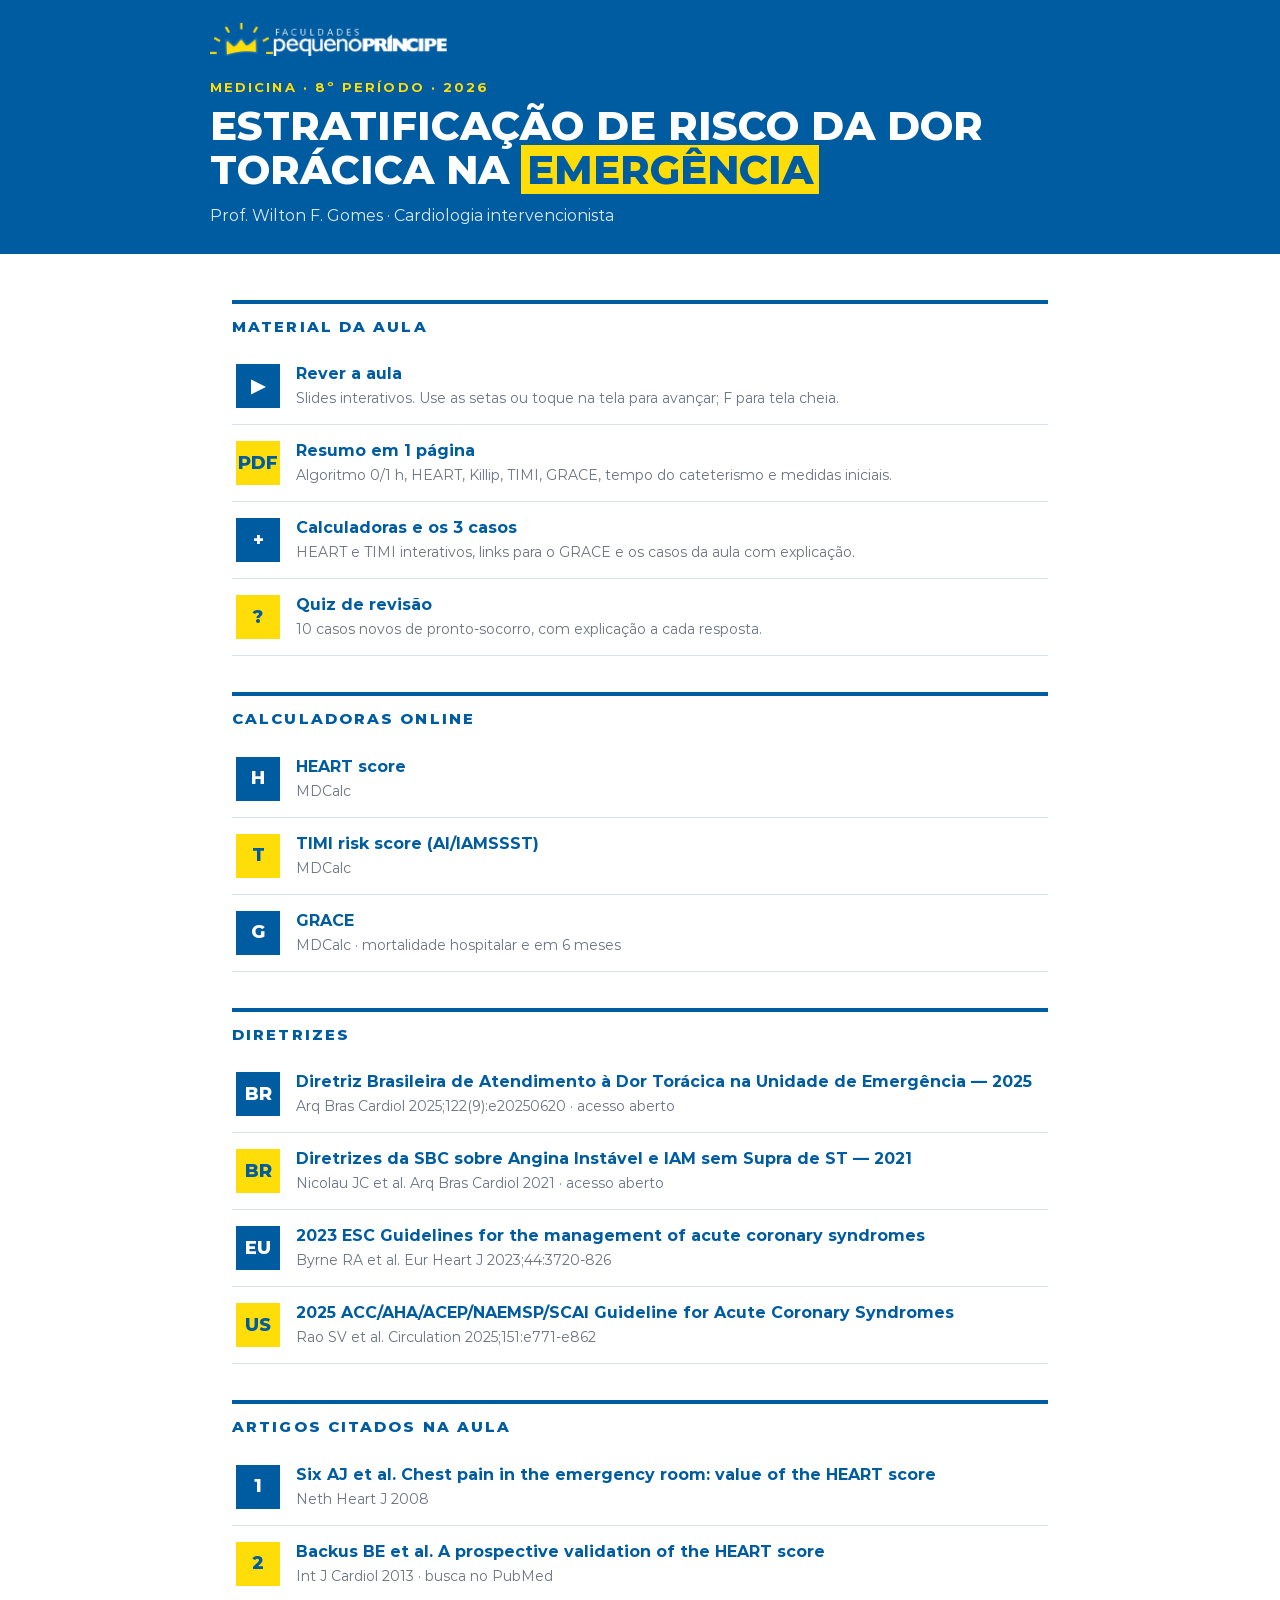
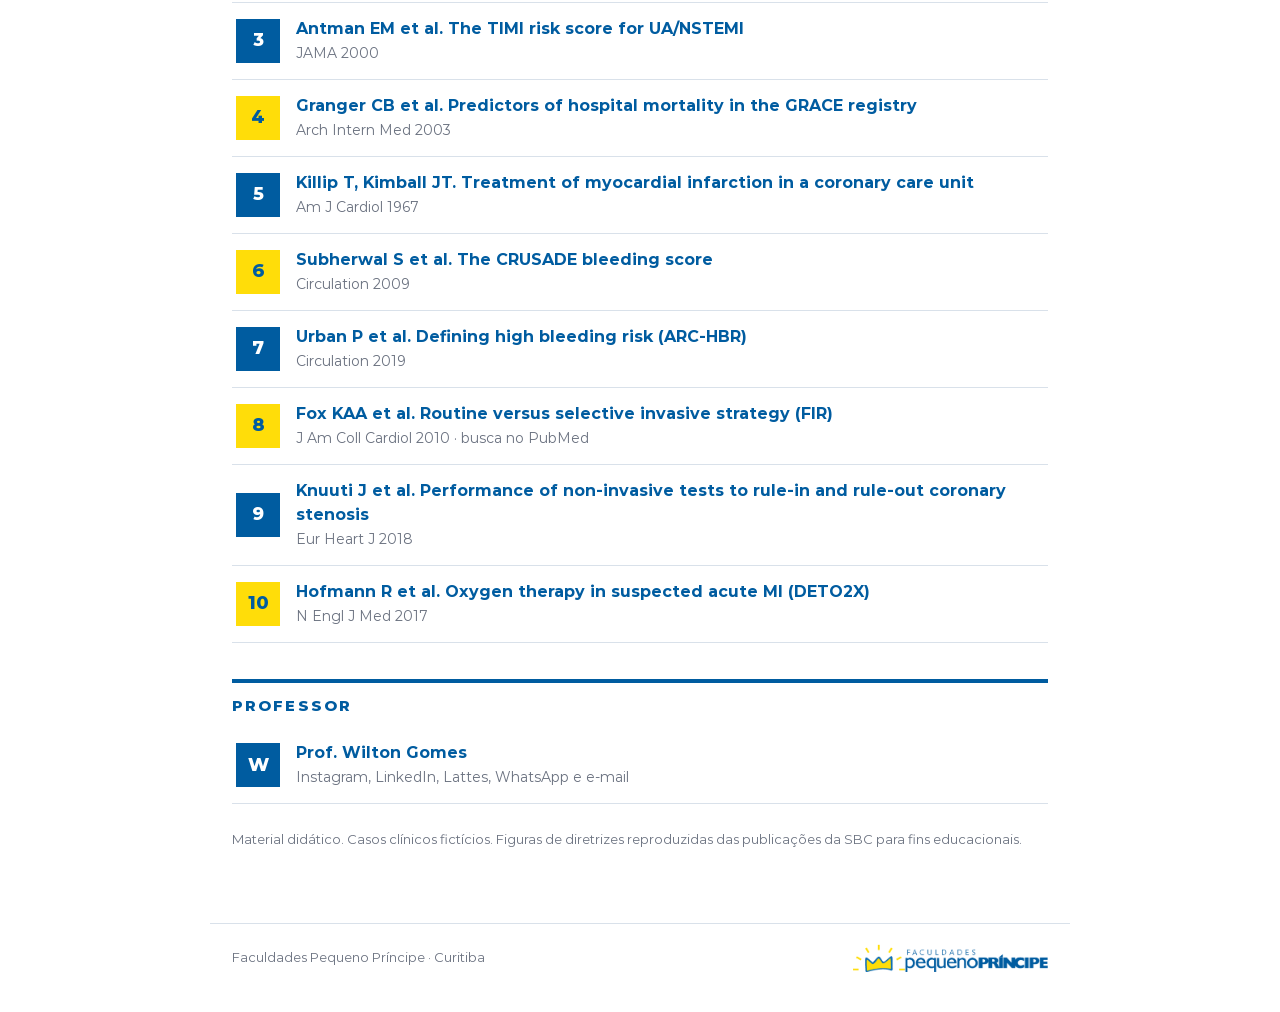
<file: risco-sca/index.html>
<!doctype html>
<html lang="pt-BR"><head>
<meta charset="utf-8"><meta name="viewport" content="width=device-width,initial-scale=1">
<title>Estratificação de risco da dor torácica na emergência · FPP</title>
<link rel="stylesheet" href="../assets/fpp.css?v=202611081945">
<meta name="theme-color" content="#005CA0">
<meta property="og:title" content="Estratificação de risco da dor torácica na emergência">
<meta property="og:description" content="Slides, resumo em PDF, calculadoras, casos e quiz · Prof. Wilton Gomes · FPP">
</head><body>
<header class="fpp"><div class="wrap">
  <img src="../assets/img/fpp-logo-branco.png" alt="Faculdades Pequeno Príncipe">
  <p class="k">Medicina · 8º período · 2026</p>
  <h1>Estratificação de risco da dor torácica na <span class="hl">emergência</span></h1>
  <p>Prof. Wilton F. Gomes · Cardiologia intervencionista</p>
</div></header>
<main>
  <h2>Material da aula</h2>
  <div class="lista">
    <a href="aula.html"><span class="ic">▶</span><span><span class="t">Rever a aula</span><br><span class="d">Slides interativos. Use as setas ou toque na tela para avançar; F para tela cheia.</span></span></a>
    <a href="resumo.pdf"><span class="ic">PDF</span><span><span class="t">Resumo em 1 página</span><br><span class="d">Algoritmo 0/1 h, HEART, Killip, TIMI, GRACE, tempo do cateterismo e medidas iniciais.</span></span></a>
    <a href="praticar.html"><span class="ic">+</span><span><span class="t">Calculadoras e os 3 casos</span><br><span class="d">HEART e TIMI interativos, links para o GRACE e os casos da aula com explicação.</span></span></a>
    <a href="quiz.html"><span class="ic">?</span><span><span class="t">Quiz de revisão</span><br><span class="d">10 casos novos de pronto-socorro, com explicação a cada resposta.</span></span></a>
  </div>

  <h2>Calculadoras online</h2>
  <div class="lista">
    <a href="https://www.mdcalc.com/calc/1752/heart-score-major-cardiac-events" target="_blank" rel="noopener"><span class="ic">H</span><span><span class="t">HEART score</span><br><span class="d">MDCalc</span></span></a>
    <a href="https://www.mdcalc.com/calc/111/timi-risk-score-ua-nstemi" target="_blank" rel="noopener"><span class="ic">T</span><span><span class="t">TIMI risk score (AI/IAMSSST)</span><br><span class="d">MDCalc</span></span></a>
    <a href="https://www.mdcalc.com/calc/1099/grace-acs-risk-mortality-calculator" target="_blank" rel="noopener"><span class="ic">G</span><span><span class="t">GRACE</span><br><span class="d">MDCalc · mortalidade hospitalar e em 6 meses</span></span></a>
  </div>

  <h2>Diretrizes</h2>
  <div class="lista">
    <a href="https://doi.org/10.36660/abc.20250620" target="_blank" rel="noopener"><span class="ic">BR</span><span><span class="t">Diretriz Brasileira de Atendimento à Dor Torácica na Unidade de Emergência — 2025</span><br><span class="d">Arq Bras Cardiol 2025;122(9):e20250620 · acesso aberto</span></span></a>
    <a href="https://doi.org/10.36660/abc.20210180" target="_blank" rel="noopener"><span class="ic">BR</span><span><span class="t">Diretrizes da SBC sobre Angina Instável e IAM sem Supra de ST — 2021</span><br><span class="d">Nicolau JC et al. Arq Bras Cardiol 2021 · acesso aberto</span></span></a>
    <a href="https://doi.org/10.1093/eurheartj/ehad191" target="_blank" rel="noopener"><span class="ic">EU</span><span><span class="t">2023 ESC Guidelines for the management of acute coronary syndromes</span><br><span class="d">Byrne RA et al. Eur Heart J 2023;44:3720-826</span></span></a>
    <a href="https://doi.org/10.1161/CIR.0000000000001309" target="_blank" rel="noopener"><span class="ic">US</span><span><span class="t">2025 ACC/AHA/ACEP/NAEMSP/SCAI Guideline for Acute Coronary Syndromes</span><br><span class="d">Rao SV et al. Circulation 2025;151:e771-e862</span></span></a>
  </div>

  <h2>Artigos citados na aula</h2>
  <div class="lista">
    <a href="https://doi.org/10.1007/BF03086144" target="_blank" rel="noopener"><span class="ic">1</span><span><span class="t">Six AJ et al. Chest pain in the emergency room: value of the HEART score</span><br><span class="d">Neth Heart J 2008</span></span></a>
    <a href="https://pubmed.ncbi.nlm.nih.gov/?term=Backus+prospective+validation+HEART+score+chest+pain+emergency+department+2013" target="_blank" rel="noopener"><span class="ic">2</span><span><span class="t">Backus BE et al. A prospective validation of the HEART score</span><br><span class="d">Int J Cardiol 2013 · busca no PubMed</span></span></a>
    <a href="https://doi.org/10.1001/jama.284.7.835" target="_blank" rel="noopener"><span class="ic">3</span><span><span class="t">Antman EM et al. The TIMI risk score for UA/NSTEMI</span><br><span class="d">JAMA 2000</span></span></a>
    <a href="https://doi.org/10.1001/archinte.163.19.2345" target="_blank" rel="noopener"><span class="ic">4</span><span><span class="t">Granger CB et al. Predictors of hospital mortality in the GRACE registry</span><br><span class="d">Arch Intern Med 2003</span></span></a>
    <a href="https://doi.org/10.1016/0002-9149(67)90023-9" target="_blank" rel="noopener"><span class="ic">5</span><span><span class="t">Killip T, Kimball JT. Treatment of myocardial infarction in a coronary care unit</span><br><span class="d">Am J Cardiol 1967</span></span></a>
    <a href="https://doi.org/10.1161/circulationaha.108.828541" target="_blank" rel="noopener"><span class="ic">6</span><span><span class="t">Subherwal S et al. The CRUSADE bleeding score</span><br><span class="d">Circulation 2009</span></span></a>
    <a href="https://doi.org/10.1161/CIRCULATIONAHA.119.040167" target="_blank" rel="noopener"><span class="ic">7</span><span><span class="t">Urban P et al. Defining high bleeding risk (ARC-HBR)</span><br><span class="d">Circulation 2019</span></span></a>
    <a href="https://pubmed.ncbi.nlm.nih.gov/?term=Fox+routine+versus+selective+invasive+strategy+non-ST-segment+elevation+meta-analysis+individual+patient+data+2010" target="_blank" rel="noopener"><span class="ic">8</span><span><span class="t">Fox KAA et al. Routine versus selective invasive strategy (FIR)</span><br><span class="d">J Am Coll Cardiol 2010 · busca no PubMed</span></span></a>
    <a href="https://doi.org/10.1093/eurheartj/ehy267" target="_blank" rel="noopener"><span class="ic">9</span><span><span class="t">Knuuti J et al. Performance of non-invasive tests to rule-in and rule-out coronary stenosis</span><br><span class="d">Eur Heart J 2018</span></span></a>
    <a href="https://doi.org/10.1056/NEJMoa1706222" target="_blank" rel="noopener"><span class="ic">10</span><span><span class="t">Hofmann R et al. Oxygen therapy in suspected acute MI (DETO2X)</span><br><span class="d">N Engl J Med 2017</span></span></a>
  </div>

  <h2>Professor</h2>
  <div class="lista">
    <a href="../contato/"><span class="ic">W</span><span><span class="t">Prof. Wilton Gomes</span><br><span class="d">Instagram, LinkedIn, Lattes, WhatsApp e e-mail</span></span></a>
  </div>
  <p class="src" style="margin-top:26px">Material didático. Casos clínicos fictícios. Figuras de diretrizes reproduzidas das publicações da SBC para fins educacionais.</p>
</main>
<footer class="fpp"><span>Faculdades Pequeno Príncipe · Curitiba</span><img src="../assets/img/fpp-logo-azul.png" alt="FPP"></footer>
</body></html>
</file>
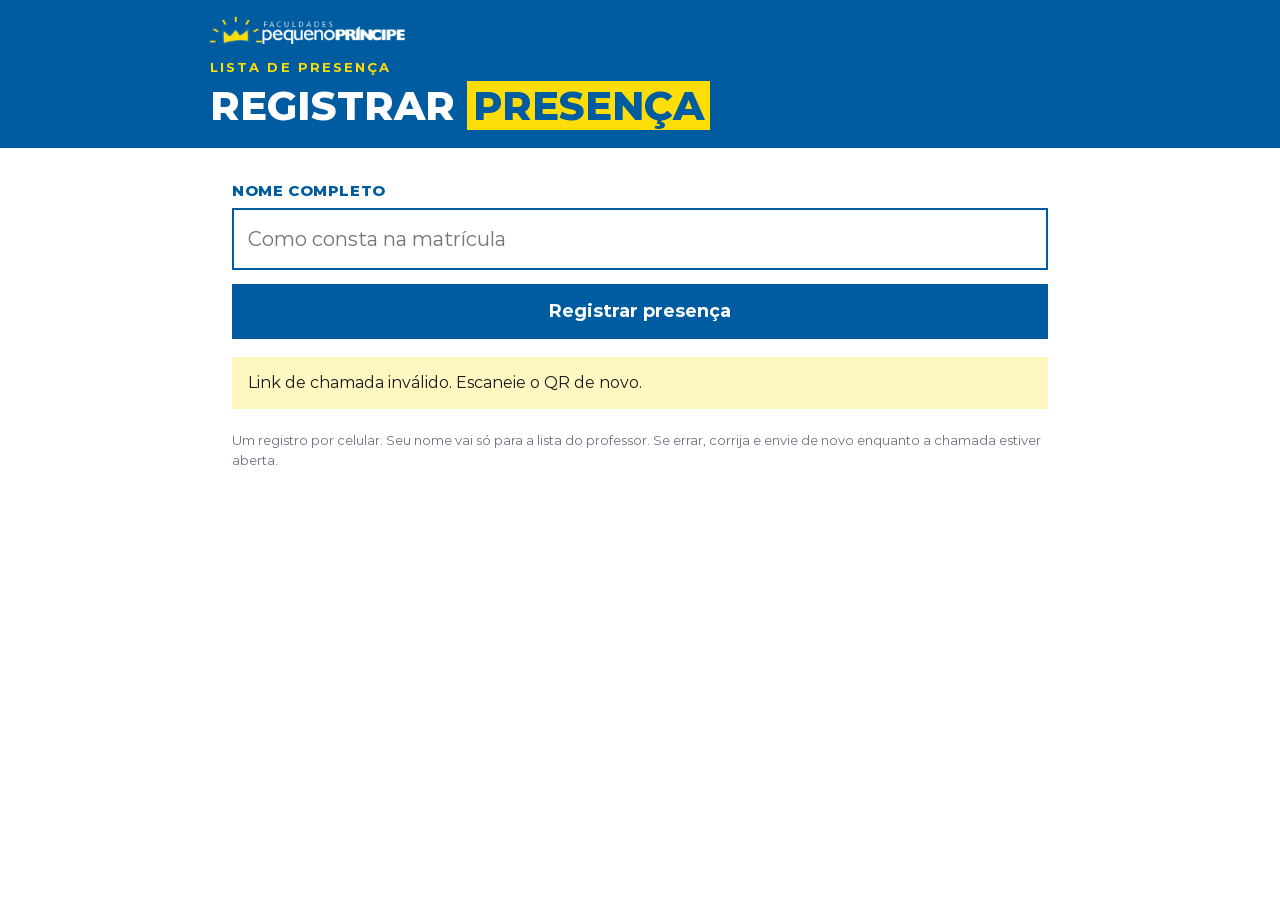
<file: chamada/presenca.html>
<!doctype html>
<html lang="pt-BR"><head>
<meta charset="utf-8"><meta name="viewport" content="width=device-width,initial-scale=1">
<meta name="robots" content="noindex">
<title>Presença · FPP</title>
<link rel="stylesheet" href="../assets/fpp.css?v=202611081945">
<meta name="theme-color" content="#005CA0">
<style>
header.fpp{padding:16px 18px 20px}header.fpp img{height:28px;margin-bottom:14px}
label{display:block;font-weight:800;color:var(--azul);margin:22px 0 6px;font-size:15px;letter-spacing:.04em;text-transform:uppercase}
input{width:100%;font:inherit;font-size:20px;padding:14px;border:2px solid var(--azul);border-radius:0}
.btn{width:100%;margin-top:14px;font-size:18px}
#st{margin-top:18px;padding:14px 16px;font-size:16px;display:none}
#st.ok{display:block;background:var(--azul-cl);color:var(--azul-esc);font-weight:700}
#st.erro{display:block;background:#fff7c2}
.av{display:none;margin-top:30px}.av.show{display:block}
.q{margin:18px 0 6px;font-weight:700;color:var(--azul);font-size:16px}
.esc{display:flex;gap:6px}.esc button{flex:1;font:inherit;font-size:18px;font-weight:800;padding:12px 0;border:2px solid var(--azul);background:#fff;color:var(--azul);cursor:pointer}
.esc button.sel{background:var(--azul);color:#fff}
.esc-leg{display:flex;justify-content:space-between;font-size:12px;color:var(--cinza);margin-top:3px}
textarea{width:100%;font:inherit;font-size:16px;padding:10px;border:2px solid var(--linha);min-height:70px}
#avst{margin-top:14px;font-weight:700;color:var(--azul-esc)}
</style>
</head><body>
<header class="fpp"><div class="wrap">
  <img src="../assets/img/fpp-logo-branco.png" alt="Faculdades Pequeno Príncipe">
  <p class="k" id="k">Lista de presença</p>
  <h1 id="tit">Registrar <span class="hl">presença</span></h1>
</div></header>
<main>
  <form id="f" autocomplete="on">
    <label for="nome">Nome completo</label>
    <input id="nome" name="name" autocomplete="name" minlength="5" maxlength="80" required placeholder="Como consta na matrícula">
    <button class="btn" type="submit" id="b">Registrar presença</button>
  </form>
  <div id="st"></div>
  <section class="av" id="av">
    <h2>Avalie a aula <span style="font-weight:500;text-transform:none;letter-spacing:0">(1 minuto, opcional)</span></h2>
    <p class="src">Anônima: a avaliação não aparece junto do seu nome.</p>
    <div id="perguntas"></div>
    <p class="q">O que mais ajudou você a aprender?</p><textarea id="ajudou" maxlength="600"></textarea>
    <p class="q">O que poderia melhorar?</p><textarea id="melhorar" maxlength="600"></textarea>
    <button class="btn" id="enviarAv" type="button">Enviar avaliação</button>
    <div id="avst"></div>
  </section>
  <p class="src" style="margin-top:22px">Um registro por celular. Seu nome vai só para a lista do professor. Se errar, corrija e envie de novo enquanto a chamada estiver aberta.</p>
</main>
<script src="../assets/firebase.js?v=202611081945"></script>
<script src="../assets/votos.js?v=202611081945"></script>
<script>
const P=new URLSearchParams(location.search), sala=Votos.limpa(P.get('s')||''), st=document.getElementById('st'), $=s=>document.querySelector(s);
const msg=(c,t)=>{st.className=c;st.innerHTML=t};
async function aberta(){try{const r=await fetch(`${FB.db}/chamada/${sala}.json`);const j=await r.json();return !!(j&&j.aberta)}catch(e){return null}}
(async()=>{
  if(!sala){msg('erro','Link de chamada inválido. Escaneie o QR de novo.');$('#b').disabled=true;return}
  const m=sala.match(/^(.*)-(\d{4})-(\d{2})-(\d{2})$/);if(m)$('#k').textContent='Lista de presença · '+m[4]+'/'+m[3]+'/'+m[2];
  $('#nome').value=localStorage.getItem('presenca-nome')||'';
  const prev=localStorage.getItem('presenca-'+sala);if(prev){msg('ok','Presença já registrada como <b>'+prev+'</b>. Pode corrigir se precisar.');setTimeout(mostraAv,0)}
  const a=await aberta();if(a===false)msg('erro','A chamada ainda não foi aberta (ou já foi encerrada) pelo professor.');
  Votos.token().catch(()=>{});
})();
$('#f').onsubmit=async e=>{
  e.preventDefault();const nome=$('#nome').value.replace(/\s+/g,' ').trim();
  if(nome.length<5||!/\s/.test(nome)){msg('erro','Digite o nome completo (nome e sobrenome).');return}
  $('#b').disabled=true;msg('ok','Enviando…');
  try{
    const t=await Votos.token();
    const r=await fetch(`${FB.db}/presenca/${sala}/${t.uid}.json${Votos.authq(t)}`,{method:'PUT',body:JSON.stringify({nome,t:{'.sv':'timestamp'}})});
    if(r.ok){localStorage.setItem('presenca-'+sala,nome);localStorage.setItem('presenca-nome',nome);mostraAv();
      msg('ok','✓ Presença registrada: <b>'+nome.replace(/</g,'&lt;')+'</b> às '+new Date().toLocaleTimeString('pt-BR',{hour:'2-digit',minute:'2-digit'})+'.');}
    else{const a=await aberta();msg('erro',a===false?'A chamada não está aberta no momento.':'Não consegui registrar. Tente de novo.');}
  }catch(err){msg('erro','Sem conexão. Tente de novo.');}
  $('#b').disabled=false;
};

const PERG=[['clareza','A aula foi clara e bem organizada'],['relevancia','O conteúdo é útil para a minha prática'],['interatividade','Os casos e a votação ajudaram a aprender'],['geral','Avaliação geral da aula']];
const av={};
document.getElementById('perguntas').innerHTML=PERG.map(([k,t])=>`<p class="q">${t}</p><div class="esc" data-k="${k}">${[1,2,3,4,5].map(n=>`<button type="button" data-n="${n}">${n}</button>`).join('')}</div><div class="esc-leg"><span>${k==='geral'?'ruim':'discordo'}</span><span>${k==='geral'?'excelente':'concordo'}</span></div>`).join('');
document.querySelectorAll('.esc button').forEach(b=>b.onclick=()=>{const k=b.parentNode.dataset.k;av[k]=+b.dataset.n;b.parentNode.querySelectorAll('button').forEach(x=>x.classList.toggle('sel',x===b))});
function mostraAv(){if(localStorage.getItem('aval-'+sala)){$('#av').classList.add('show');$('#av').innerHTML='<h2>Avalie a aula</h2><p id="avst">✓ Avaliação enviada. Obrigado!</p>';return}$('#av').classList.add('show')}
$('#enviarAv').onclick=async()=>{
  const corpo=Object.assign({},av);['ajudou','melhorar'].forEach(k=>{const v=$('#'+k).value.trim();if(v)corpo[k]=v.slice(0,600)});
  if(Object.keys(corpo).length===0){$('#avst').textContent='Marque pelo menos uma nota.';return}
  corpo.t={'.sv':'timestamp'};$('#enviarAv').disabled=true;$('#avst').textContent='Enviando…';
  try{const t=await Votos.token();const r=await fetch(`${FB.db}/avaliacao/${sala}/${t.uid}.json${Votos.authq(t)}`,{method:'PUT',body:JSON.stringify(corpo)});
    if(r.ok){localStorage.setItem('aval-'+sala,'1');$('#avst').textContent='✓ Avaliação enviada. Obrigado!';$('#enviarAv').style.display='none'}
    else{$('#avst').textContent='Não consegui enviar (a chamada pode ter sido encerrada).';$('#enviarAv').disabled=false}}
  catch(e){$('#avst').textContent='Sem conexão. Tente de novo.';$('#enviarAv').disabled=false}
};
</script>
</body></html>
</file>
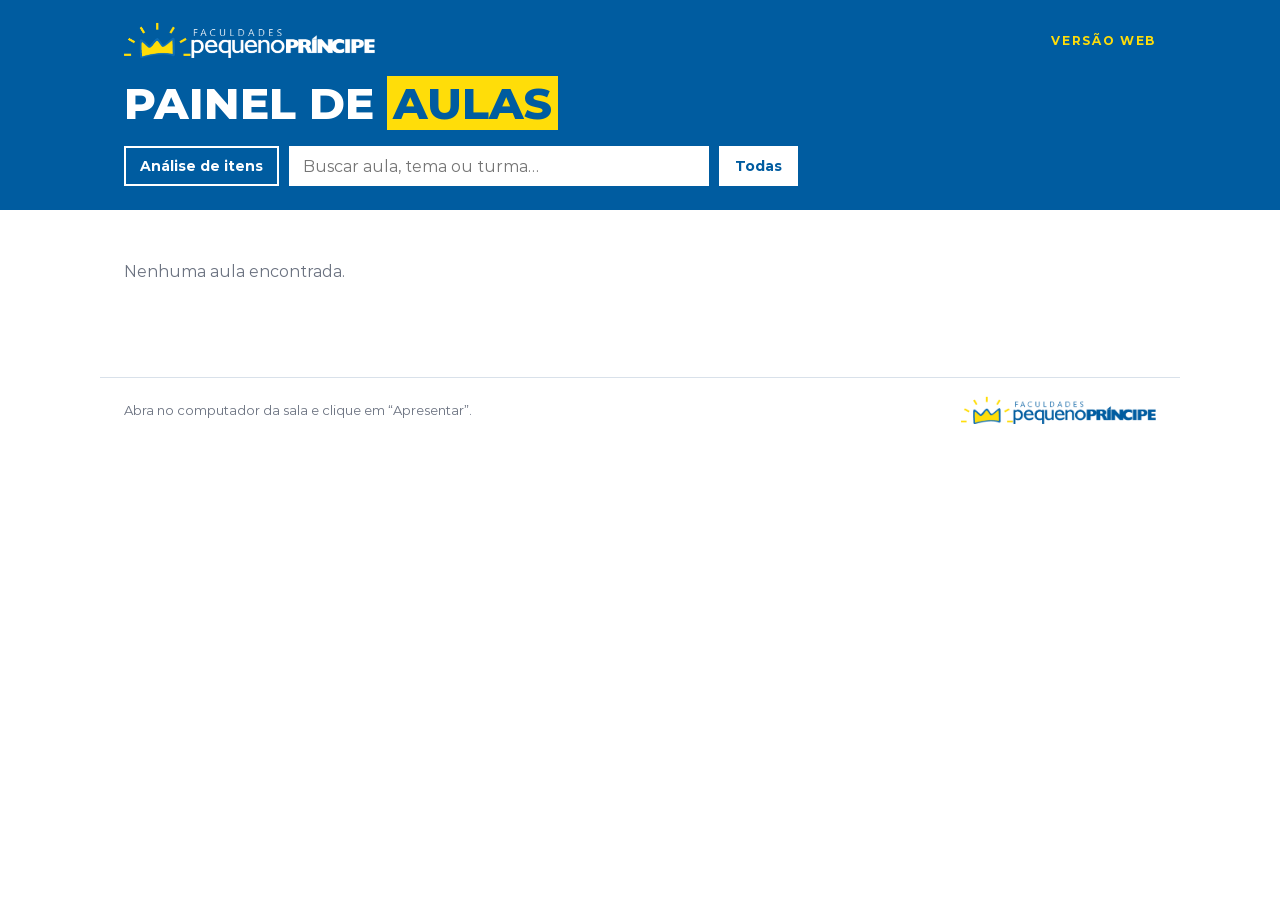
<file: painel/painel.tpl.html>
<!doctype html>
<html lang="pt-BR"><head>
<meta charset="utf-8"><meta name="viewport" content="width=device-width,initial-scale=1">
<meta name="robots" content="noindex">
<title>Painel de aulas · Prof. Wilton · FPP</title>
<meta name="theme-color" content="#005CA0">
<style>
@font-face{font-family:Montserrat;font-weight:400;src:url(../assets/fonts/montserrat-400.woff2) format("woff2")}
@font-face{font-family:Montserrat;font-weight:500;src:url(../assets/fonts/montserrat-500.woff2) format("woff2")}
@font-face{font-family:Montserrat;font-weight:700;src:url(../assets/fonts/montserrat-700.woff2) format("woff2")}
@font-face{font-family:Montserrat;font-weight:800;src:url(../assets/fonts/montserrat-800.woff2) format("woff2")}
:root{--azul:#005CA0;--azul-esc:#034578;--amar:#FFDD09;--azul-cl:#e6f0f8;--tinta:#1a1a1a;--cinza:#6b7280;--linha:#d9e1ea}
*{box-sizing:border-box}
body{margin:0;font-family:Montserrat,"Helvetica Neue",Arial,sans-serif;color:var(--tinta);background:#fff}
header{background:var(--azul);color:#fff;padding:22px 0 24px}
.wrap{max-width:1080px;margin:0 auto;padding:0 24px}
header .top{display:flex;justify-content:space-between;align-items:center;gap:20px;margin-bottom:22px}
header img{height:36px}
header .onde{font-size:12px;letter-spacing:.14em;text-transform:uppercase;font-weight:700;color:var(--amar)}
h1{margin:0;font-size:clamp(28px,4.6vw,44px);font-weight:800;text-transform:uppercase;line-height:1.05}
h1 span{background:var(--amar);color:var(--azul);padding:0 .14em}
.ctl{display:flex;gap:10px;flex-wrap:wrap;margin-top:20px}
.ctl input{font:inherit;font-size:16px;padding:10px 14px;border:0;min-width:240px;flex:1;max-width:420px}
.chip{font:inherit;font-size:14px;font-weight:700;padding:9px 14px;border:2px solid #fff;background:transparent;color:#fff;cursor:pointer}
.chip.on{background:#fff;color:var(--azul)}
main{max-width:1080px;margin:0 auto;padding:6px 24px 50px}
h2{font-size:13px;letter-spacing:.16em;text-transform:uppercase;color:var(--azul);font-weight:800;margin:30px 0 0;padding-top:10px;border-top:4px solid var(--azul)}
.aula{display:grid;grid-template-columns:92px 1fr auto;gap:22px;align-items:center;padding:20px 0;border-bottom:1px solid var(--linha)}
.data{width:92px;height:92px;background:var(--azul-cl);color:var(--azul);display:flex;flex-direction:column;align-items:center;justify-content:center;font-weight:800;line-height:1.1;text-align:center}
.data .d{font-size:30px}.data .m{font-size:13px;letter-spacing:.1em;text-transform:uppercase}.data .w{font-size:11px;letter-spacing:.1em;text-transform:uppercase;font-weight:700;opacity:.8}
.data.prox{background:var(--amar)}
.data.sem{background:#f3f5f8;color:var(--cinza);font-size:12px;font-weight:700;letter-spacing:.06em;text-transform:uppercase}
.info .t{font-size:21px;font-weight:800;color:var(--azul);line-height:1.2}
.info .s{font-size:14px;color:var(--cinza);margin-top:4px}
.info .n{font-size:13px;color:var(--tinta);margin-top:6px}
.tag{display:inline-block;font-size:11px;font-weight:800;letter-spacing:.08em;text-transform:uppercase;padding:2px 7px;margin-right:6px;background:var(--azul-cl);color:var(--azul-esc)}
.tag.am{background:var(--amar);color:var(--azul)}
.acoes{display:flex;flex-direction:column;gap:8px;width:270px}
.btn{display:flex;align-items:center;justify-content:center;font:inherit;font-weight:700;font-size:15px;padding:12px 16px;text-decoration:none;border:2px solid var(--azul);background:#fff;color:var(--azul);cursor:pointer;text-align:center}
.btn.pri{background:var(--azul);color:#fff}
.btn.am{background:var(--amar);border-color:var(--amar);color:var(--azul)}
.btn[aria-disabled=true]{border-color:var(--linha);color:var(--cinza);cursor:default;background:#fafbfc}
.lin{display:flex;gap:8px}.lin .btn{flex:1;font-size:13px;padding:9px 8px}
.vazio{color:var(--cinza);padding:30px 0}
footer{max-width:1080px;margin:0 auto;padding:18px 24px 40px;border-top:1px solid var(--linha);font-size:13px;color:var(--cinza);display:flex;justify-content:space-between;gap:20px;align-items:center}
footer img{height:28px}
#qr{position:fixed;inset:0;background:rgba(3,69,120,.96);display:none;align-items:center;justify-content:center;gap:50px;color:#fff;padding:30px;z-index:5;cursor:pointer;flex-wrap:wrap}
#qr.show{display:flex}#qr svg{width:min(70vh,80vw);height:min(70vh,80vw)}
#qr .tx{font-size:28px;font-weight:800;max-width:420px}#qr .tx small{display:block;font-size:16px;font-weight:500;color:#dce9f5;margin-top:14px;word-break:break-all}
@media(max-width:720px){.aula{grid-template-columns:70px 1fr}.data{width:70px;height:70px}.data .d{font-size:22px}.acoes{grid-column:1/-1;width:auto}}
</style>
</head><body>
<header><div class="wrap">
  <div class="top"><img src="../assets/img/fpp-logo-branco.png" alt="Faculdades Pequeno Príncipe"><span class="onde" id="onde"></span></div>
  <h1>Painel de <span>aulas</span></h1>
  <div class="ctl"><a class="chip" href="${SITE_PLACEHOLDER}" id="lkAn" style="text-decoration:none">Análise de itens</a><input id="busca" type="search" placeholder="Buscar aula, tema ou turma…" autocomplete="off"><span id="chips" style="display:contents"></span></div>
</div></header>
<main id="lista"></main>
<footer><span id="rodape"></span><img src="../assets/img/fpp-logo-azul.png" alt="FPP"></footer>
<div id="qr" title="Clique para fechar"></div>
<script>/*QRCODE*/</script>
<script>
const AULAS=/*AULAS*/[], SITE=/*SITE*/'', LOCAL=/*LOCAL*/false;
const $=s=>document.querySelector(s);
const MES=['jan','fev','mar','abr','mai','jun','jul','ago','set','out','nov','dez'],SEM=['dom','seg','ter','qua','qui','sex','sáb'];
const hoje=new Date();hoje.setHours(0,0,0,0);
let filtro='Todas';
document.getElementById('lkAn').href=SITE+'analise/';
$('#onde').textContent=LOCAL?'Versão do Mac · abre também os arquivos offline':'Versão web';
$('#rodape').innerHTML=LOCAL?`Versão online: <a href="${SITE}painel/" style="color:inherit">${SITE.replace('https://','')}painel/</a>`:'Abra no computador da sala e clique em “Apresentar”.';
function qrSvg(t){const q=qrcode(0,'M');q.addData(t);q.make();const n=q.getModuleCount();let d='';
  for(let r=0;r<n;r++)for(let c=0;c<n;c++)if(q.isDark(r,c))d+=`M${c+2} ${r+2}h1v1h-1z`;
  return `<svg viewBox="0 0 ${n+4} ${n+4}" shape-rendering="crispEdges"><rect width="100%" height="100%" fill="#fff"/><path d="${d}" fill="#034578"/></svg>`}
function mostraQR(url,tit){$('#qr').innerHTML=qrSvg(url)+`<div class="tx">${tit}<small>${url.replace('https://','')}</small></div>`;$('#qr').classList.add('show')}
$('#qr').onclick=()=>$('#qr').classList.remove('show');
addEventListener('keydown',e=>{if(e.key==='Escape')$('#qr').classList.remove('show')});
function dt(s){if(!s)return null;const[a,m,d]=s.split('-').map(Number);return new Date(a,m-1,d)}
function bloco(a){const d=dt(a.proxima);
  if(!d)return `<div class="data sem">sem<br>data</div>`;
  const fut=d>=hoje;return `<div class="data ${fut?'prox':''}"><span class="w">${SEM[d.getDay()]}</span><span class="d">${String(d.getDate()).padStart(2,'0')}</span><span class="m">${MES[d.getMonth()]}</span></div>`}
function acoes(a){const b=[];const w=a.web?SITE+a.web:'';
  if(w&&a.ao_vivo)b.push(`<a class="btn pri" href="${w}aula.html?ao-vivo" target="_blank">▶ Apresentar ao vivo</a>`);
  else if(w)b.push(`<a class="btn pri" href="${w}aula.html" target="_blank">▶ Apresentar</a>`);
  if(LOCAL&&a.local_url)b.push(`<a class="btn ${w?'':'pri'}" href="${a.local_url}">${a.formato==='pptx'?'Abrir PowerPoint':(w?'Offline (sem internet)':'▶ Apresentar (arquivo do Mac)')}</a>`);
  else if(!w&&a.local)b.push(`<span class="btn" aria-disabled="true">Arquivo no Mac · abra o painel do Desktop</span>`);
  if(w)b.push(`<div class="lin"><a class="btn" href="${w}" target="_blank">Página dos alunos</a><button class="btn" data-qr="${w}" data-t="${a.titulo.replace(/"/g,'&quot;')}">QR</button></div>`);
  b.push(`<a class="btn" href="${SITE}chamada/?a=${a.id}" target="_blank">✓ Chamada</a>`);
  return b.join('')}
function render(){
  const q=$('#busca').value.trim().toLowerCase();
  const vis=AULAS.filter(a=>(filtro==='Todas'||a.turma===filtro)&&(!q||(a.titulo+' '+a.turma+' '+a.uc+' '+a.nota).toLowerCase().includes(q)));
  const futuras=vis.filter(a=>dt(a.proxima)&&dt(a.proxima)>=hoje).sort((x,y)=>dt(x.proxima)-dt(y.proxima));
  const outras=vis.filter(a=>!futuras.includes(a)).sort((x,y)=>x.titulo.localeCompare(y.titulo,'pt'));
  const linha=a=>`<div class="aula">${bloco(a)}<div class="info"><div class="t">${a.titulo}</div><div class="s">${a.turma} · ${a.uc}</div><div class="n">${a.ao_vivo?'<span class="tag am">votação ao vivo</span>':''}${a.web?'<span class="tag">na web</span>':''}${a.formato==='pptx'?'<span class="tag">pptx</span>':''}${a.nota||''}</div></div><div class="acoes">${acoes(a)}</div></div>`;
  $('#lista').innerHTML=(futuras.length?`<h2>Próximas</h2>${futuras.map(linha).join('')}`:'')+(outras.length?`<h2>Todas as aulas</h2>${outras.map(linha).join('')}`:'')+(vis.length?'':'<p class="vazio">Nenhuma aula encontrada.</p>');
  document.querySelectorAll('[data-qr]').forEach(b=>b.onclick=()=>mostraQR(b.dataset.qr,'Material da aula<br>'+b.dataset.t));
}
const turmas=['Todas',...[...new Set(AULAS.map(a=>a.turma))].sort()];
$('#chips').innerHTML=turmas.map(t=>`<button class="chip ${t===filtro?'on':''}">${t}</button>`).join('');
document.querySelectorAll('.chip').forEach(c=>c.onclick=()=>{filtro=c.textContent;document.querySelectorAll('.chip').forEach(x=>x.classList.toggle('on',x===c));render()});
$('#busca').oninput=render;render();
</script>
</body></html>
</file>
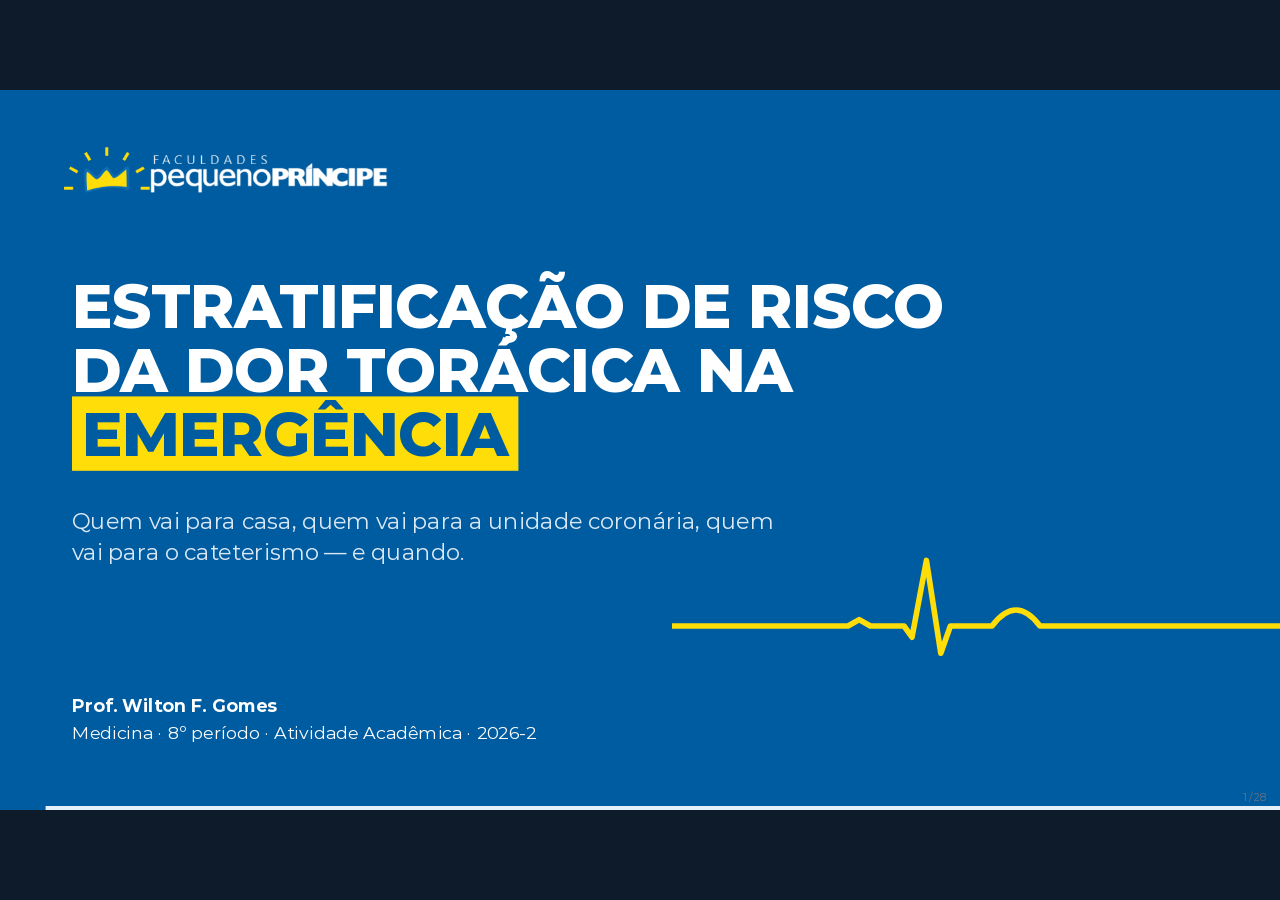
<file: risco-sca/aula.html>
<!doctype html>
<html lang="pt-BR">
<head>
<meta charset="utf-8">
<meta name="viewport" content="width=device-width,initial-scale=1,viewport-fit=cover">
<title>Estratificação de risco da dor torácica na emergência · Prof. Wilton Gomes · FPP</title>
<meta property="og:title" content="Estratificação de risco da dor torácica na emergência">
<meta name="theme-color" content="#005CA0">
<meta name="apple-mobile-web-app-capable" content="yes">
<meta name="mobile-web-app-capable" content="yes">
<meta name="apple-mobile-web-app-status-bar-style" content="black">
<meta name="apple-mobile-web-app-title" content="Aula SCA">
<style>
@font-face{font-family:Montserrat;font-weight:400;src:url(../assets/fonts/montserrat-400.woff2) format("woff2")}
@font-face{font-family:Montserrat;font-weight:500;src:url(../assets/fonts/montserrat-500.woff2) format("woff2")}
@font-face{font-family:Montserrat;font-weight:700;src:url(../assets/fonts/montserrat-700.woff2) format("woff2")}
@font-face{font-family:Montserrat;font-weight:800;src:url(../assets/fonts/montserrat-800.woff2) format("woff2")}
@font-face{font-family:Montserrat;font-weight:900;src:url(../assets/fonts/montserrat-900.woff2) format("woff2")}
/* Identidade FPP: azul #005CA0, azul escuro #034578, amarelo #FFDD09, Montserrat (fpp.edu.br) */
:root{--azul:#005CA0;--azul-esc:#034578;--amar:#FFDD09;--azul-cl:#e6f0f8;--azul-md:#9fc0dc;--tinta:#1a1a1a;--cinza:#6b7280;--linha:#d9e1ea;
 --navy:var(--azul);--navy2:var(--azul);--red:var(--azul-esc);--green:var(--azul);--amber:var(--tinta);--ink:var(--tinta);--mute:var(--cinza);--line:var(--linha)}
*{box-sizing:border-box}
html,body{margin:0;height:100%;background:#0d1b2a;overflow:hidden;font-family:Montserrat,"Helvetica Neue",Arial,sans-serif;color:var(--tinta)}
#stage{position:absolute;left:50%;top:50%;width:1600px;height:900px;background:#fff;transform-origin:50% 50%;overflow:hidden}
.slide{position:absolute;inset:0;padding:54px 80px 100px;display:none}
.slide.active{display:block}
.topo{position:absolute;left:0;right:0;top:0;height:10px;background:var(--azul)}
.kicker{font-size:17px;letter-spacing:.16em;text-transform:uppercase;color:var(--azul);font-weight:700;margin-bottom:8px}
h1{font-size:76px;line-height:1.05;margin:0;font-weight:800;text-transform:uppercase;letter-spacing:-.01em}
h2{font-size:42px;margin:0 0 30px;color:var(--azul);line-height:1.12;font-weight:800;text-transform:uppercase;letter-spacing:-.005em}
h2 .small{text-transform:none;letter-spacing:0;font-weight:500}
.hl{background:var(--amar);color:var(--azul);padding:0 .16em;box-decoration-break:clone;-webkit-box-decoration-break:clone}
p,li{font-size:25px;line-height:1.4}
small,.small{font-size:18px;color:var(--cinza)}
b{color:var(--azul);font-weight:700}
.red{color:var(--azul-esc)}.green{color:var(--azul)}.amber{color:var(--tinta)}
.rod{position:absolute;left:80px;right:80px;bottom:24px;height:52px;border-top:1px solid var(--linha);display:flex;justify-content:space-between;align-items:center;gap:30px}
.rod img{height:32px;flex:none}
.src{font-size:14px;color:var(--cinza);line-height:1.35}
footer{position:absolute;left:0;right:0;bottom:0;height:5px;background:var(--azul-cl)}
#bar{height:100%;width:0;background:var(--azul);transition:width .3s}
#num{position:absolute;right:16px;bottom:8px;font-size:13px;color:var(--cinza);z-index:5}
#dots{position:absolute;right:16px;top:20px;display:flex;gap:5px;z-index:5}
#dots i{width:7px;height:7px;background:var(--linha)}
#dots i.on{background:var(--amar)}
/* passos */
.slide [data-step]{transition:opacity .5s ease,transform .6s ease}
.slide [data-step]:not(.on){opacity:0;transform:translateY(14px)}
.slide svg [data-step]:not(.on){transform:none}
.slide .grow{transform-box:fill-box;transform-origin:50% 100%;transition:transform 1s cubic-bezier(.2,.8,.2,1)!important}
.slide .grow:not(.on){opacity:1!important;transform:scaleY(0)!important}
.slide .growx{transform-box:fill-box;transform-origin:0 50%;transition:transform 1s cubic-bezier(.2,.8,.2,1)!important}
.slide .growx:not(.on){opacity:1!important;transform:scaleX(0)!important}
.slide .draw{stroke-dasharray:1;stroke-dashoffset:1;transition:stroke-dashoffset 1.3s ease!important}
.slide .draw:not(.on){opacity:1!important}
.slide .draw.on{stroke-dashoffset:0}
@media (prefers-reduced-motion:reduce){.slide *{transition-duration:.01s!important}}
/* blocos de texto (sem cartões) */
.grid{display:grid;gap:40px}
.card{padding:18px 0 0;border-top:4px solid var(--azul)}
.card h3{margin:0 0 10px;font-size:22px;color:var(--azul);text-transform:uppercase;letter-spacing:.04em;font-weight:800;line-height:1.25}
.card p{margin:0;font-size:22px;line-height:1.45}
.card.g{border-top-color:var(--azul-md)}.card.a{border-top-color:var(--amar)}.card.r{border-top-color:var(--azul-esc)}.card.n{border-top-color:var(--azul)}
.tag{display:inline-block;font-size:13px;font-weight:800;letter-spacing:.08em;text-transform:uppercase;padding:2px 8px;background:var(--amar);color:var(--azul);margin-left:6px;vertical-align:middle}
.big{font-size:34px}
.lista{display:grid;gap:0;max-width:1400px}
.lista .it{display:flex;gap:28px;align-items:center;padding:16px 0;border-bottom:1px solid var(--linha)}
.lista .it .nn{flex:none;width:58px;height:58px;background:var(--azul);color:#fff;font-weight:800;font-size:28px;display:flex;align-items:center;justify-content:center}
.lista .it:nth-child(odd) .nn{background:var(--amar);color:var(--azul)}
.lista .it p{margin:0;font-size:25px}
.lista .it .q{flex:1;font-weight:700;color:var(--azul)}
.lista .it .a{width:560px;color:var(--tinta)}
/* gráficos */
svg text{font-family:Montserrat,Arial,sans-serif}
.axis{stroke:#9aa7b4;stroke-width:2}
.val{font-size:24px;font-weight:800;fill:var(--tinta)}
.cat{font-size:20px;fill:var(--tinta);font-weight:700}
.catsub{font-size:16px;fill:var(--cinza)}
.bar{transition:fill .3s,stroke .3s}
.bar.hl{fill:var(--amar)!important;stroke:var(--azul);stroke-width:3}
/* fluxograma */
.flow{position:relative}
.flow svg.flowsvg{position:absolute;inset:0;overflow:visible;pointer-events:none}
.edge{fill:none;stroke-width:2.5}
.node{position:absolute;display:flex;align-items:center;justify-content:center;text-align:center;font-size:21px;line-height:1.28;border-radius:3px;padding:8px 14px;background:#fff;border:2px solid var(--azul);color:var(--tinta)}
.node small{display:block;font-size:17px;font-weight:500;text-transform:none;letter-spacing:0;margin-top:3px;color:inherit}
.node.navy{background:var(--azul);color:#fff;font-weight:700}
.node.navy b{color:#fff}
.node.lnavy,.node.lgreen,.node.lamber,.node.lred{background:#fff}
.node.lnavy{background:var(--azul-cl)}
.node.green,.node.amber,.node.red{font-weight:700}
#flow01 .node.green,#flow01 .node.amber,#flow01 .node.red{font-weight:800;text-transform:uppercase;letter-spacing:.03em}
.node.green{background:var(--azul-cl)}
.node.amber{background:var(--amar);border-color:var(--amar)}
.node.red{background:var(--azul-esc);border-color:var(--azul-esc);color:#fff}
.node.red b{color:#fff}
.node.green b,.node.amber b{color:var(--azul)}
/* calculadoras */
.calc{display:grid;grid-template-columns:200px 1fr 1fr 1fr;gap:6px 8px;align-items:stretch}
.calc .lab{font-size:16px;font-weight:800;color:var(--azul);display:flex;align-items:center;text-transform:uppercase;letter-spacing:.07em}
.opt,.chip{font:inherit;font-size:18px;line-height:1.2;border:0;border-bottom:1px solid var(--linha);background:#fff;border-radius:0;padding:10px 8px;cursor:pointer;color:var(--tinta);text-align:left;display:flex;align-items:center;gap:8px}
.opt .pt{flex:none;display:inline-flex;width:26px;height:26px;border-radius:50%;background:var(--azul-cl);color:var(--azul);font-weight:800;font-size:15px;align-items:center;justify-content:center}
.opt.sel,.chip.sel{background:#fff7c2}
.opt.sel .pt{background:var(--azul);color:#fff}
.total{font-size:28px;margin-top:20px}
.total b{font-size:46px;font-weight:800}
.chips{display:grid;grid-template-columns:1fr 1fr;gap:4px 24px}
.chip{font-size:21px;padding:12px 6px}
.chip:before{content:"";flex:none;width:22px;height:22px;border:2px solid var(--azul)}
.chip.sel:before{background:var(--azul);box-shadow:inset 0 0 0 3px #fff7c2}
.btn-reset{font:inherit;font-size:14px;background:none;border:1px solid var(--linha);padding:4px 10px;cursor:pointer;color:var(--cinza);margin-left:14px;vertical-align:middle}
/* casos */
.caso{font-size:25px;line-height:1.55}
.caso b{color:var(--azul)}
.caso .fict{font-size:13px;color:var(--cinza);text-transform:uppercase;letter-spacing:.14em;font-weight:700;margin-bottom:8px}
.opts{display:grid;gap:0}
.opts .vote{font:inherit;font-size:23px;line-height:1.3;text-align:left;background:#fff;border:0;border-bottom:1px solid var(--linha);padding:14px 0;cursor:pointer;color:var(--tinta);display:flex;gap:18px;align-items:center}
.opts .vote .lt{flex:none;width:50px;height:50px;border:2px solid var(--azul);color:var(--azul);font-weight:800;font-size:23px;display:flex;align-items:center;justify-content:center;transition:background .3s}
.opts .vote.chosen .lt{background:var(--azul);color:#fff}
.opts.on .vote[data-correct] .lt{background:var(--amar);border-color:var(--amar);color:var(--azul)}
.opts.on .vote[data-correct]{font-weight:700}
.opts.on .vote.chosen:not([data-correct]){color:var(--cinza);text-decoration:line-through}
.opts.on .vote.chosen:not([data-correct]) .lt{background:#fff;color:var(--cinza);border-color:var(--cinza)}
.answer{background:var(--azul-cl);padding:16px 22px;font-size:22px;line-height:1.45}
.warn{background:#fff7c2;border-top:4px solid var(--amar);padding:14px 22px;font-size:22px;line-height:1.45}
.figure{display:flex;justify-content:center;align-items:center;height:640px}
.figure img{max-width:100%;max-height:100%;border:1px solid var(--linha)}
table.t{border-collapse:collapse;width:100%;font-size:22px}
table.t td,table.t th{padding:12px 14px;border-bottom:1px solid var(--linha);text-align:left;vertical-align:top}
table.t th{color:var(--azul);font-size:16px;text-transform:uppercase;letter-spacing:.08em}
table.t td:first-child b{font-size:26px}
ol.refs li{font-size:inherit;line-height:inherit;margin-bottom:6px}
.hint{font-size:17px;color:var(--cinza);font-style:italic}
/* capa */
#capa{background:var(--azul);color:#fff;padding:0}
#capa .logo{position:absolute;left:80px;top:70px;height:58px}
#capa h1{position:absolute;left:90px;top:230px;color:#fff}
#capa h1 .hl{color:var(--azul)}
#capa .sub{position:absolute;left:90px;top:520px;font-size:28px;line-height:1.4;color:#dce9f5;max-width:900px;margin:0}
#capa .autor{position:absolute;left:90px;bottom:80px;font-size:22px;line-height:1.5;margin:0;color:#fff}
#capa .autor b{color:#fff}
#capa svg{position:absolute;right:0;bottom:170px}
#capa-ecg{stroke:var(--amar);stroke-width:7;fill:none;stroke-linecap:round;stroke-linejoin:round;stroke-dasharray:1;stroke-dashoffset:1;animation:desenha 2.4s ease .3s forwards}
@keyframes desenha{to{stroke-dashoffset:0}}
#help{position:absolute;inset:0;background:rgba(3,69,120,.94);color:#fff;display:none;align-items:center;justify-content:center;z-index:10;font-size:26px;line-height:1.7}
#help.show{display:flex}
#help b{color:var(--amar)}

/* votação ao vivo */
.opts .vote{position:relative;overflow:hidden}
.opts .vote>*{position:relative;z-index:1}
.opts .vote .barra{position:absolute;left:0;top:4px;bottom:4px;width:0;background:var(--azul-cl);z-index:0;transition:width .7s cubic-bezier(.2,.8,.2,1)}
.opts.on .vote[data-correct] .barra{background:#fff2a0}
.opts .vote .cnt{margin-left:auto;padding-left:16px;font-weight:800;color:var(--azul);font-size:21px;white-space:nowrap;opacity:0;transition:opacity .4s}
.ao-vivo .opts.on .vote .cnt,.ver-votos .opts .vote .cnt{opacity:1}
.opts .vote .barra{opacity:0}
.ao-vivo .opts.on .vote .barra,.ver-votos .opts .vote .barra{opacity:1}
.qrbox{position:absolute;right:80px;top:26px;width:150px;text-align:center;font-size:13px;line-height:1.3;color:var(--azul);font-weight:700;display:none;z-index:4;cursor:zoom-in}
.ao-vivo .qrbox{display:block}
.qrbox svg{width:150px;height:150px;display:block;border:3px solid var(--azul)}
.qrbox .n{font-size:22px;font-weight:800;display:block;margin-top:2px}
.qrbox .n.off{color:var(--cinza)}
#qrbig{position:absolute;inset:0;background:var(--azul);z-index:9;display:none;align-items:center;justify-content:center;gap:70px;color:#fff}
#qrbig.show{display:flex}
#qrbig svg{width:560px;height:560px}
#qrbig .tx{font-size:44px;font-weight:800;text-transform:uppercase;line-height:1.15;max-width:560px}
#qrbig .tx small{display:block;font-size:22px;font-weight:500;text-transform:none;color:#dce9f5;margin-top:20px;word-break:break-all}
#qrbig .tx b{color:var(--amar)}
/* slide final */
#fim{background:var(--azul);color:#fff}
#fim h2{color:#fff;font-size:64px;margin-top:40px}
#fim h2 .hl{color:var(--azul)}
#fim .qrs{display:flex;gap:110px;margin-top:40px}
#fim .q{width:330px}
#fim .q svg{width:330px;height:330px;display:block}
#fim .q p{margin:16px 0 0;font-size:24px;font-weight:700}
#fim .q small{display:block;color:#dce9f5;font-size:16px;font-weight:500;margin-top:4px}
#fim .logo{position:absolute;right:80px;bottom:60px;height:50px}
#fim .kicker{color:var(--amar)}

/* controles de toque (celular/tablet) */
html,body{touch-action:manipulation}
#toque{display:none}
@media (pointer:coarse){
  #toque{display:flex;position:fixed;left:0;right:0;bottom:max(10px,env(safe-area-inset-bottom));justify-content:space-between;padding:0 max(10px,env(safe-area-inset-left));z-index:20;pointer-events:none}
  #toque button{pointer-events:auto;width:58px;height:58px;border:0;background:rgba(0,92,160,.82);color:#fff;font:800 26px Montserrat,sans-serif;display:flex;align-items:center;justify-content:center;-webkit-tap-highlight-color:transparent}
  #toque button:active{background:var(--amar);color:var(--azul)}
  #toque .meio{display:flex;gap:8px}
  #toque .meio button{width:48px;height:48px;font-size:15px;background:rgba(3,69,120,.55)}
}
@media (pointer:coarse) and (orientation:landscape){
  #toque .meio{position:absolute;right:max(10px,env(safe-area-inset-right));bottom:70px;flex-direction:column}
}
#girar{display:none}
@media (pointer:coarse) and (orientation:portrait){
  #girar{display:flex;position:fixed;left:0;right:0;top:max(10px,env(safe-area-inset-top));justify-content:center;z-index:20;pointer-events:none}
  #girar span{background:var(--amar);color:var(--azul);font:700 14px Montserrat,sans-serif;padding:8px 14px}
}

/* ARC-HBR */
.hbr{display:grid;grid-template-columns:1fr 440px;gap:30px}
.hbr .cab{display:flex;justify-content:space-between;align-items:center;padding:6px 14px;font-weight:800;text-transform:uppercase;letter-spacing:.06em;font-size:18px}
.hbr .cab b{font-size:30px;color:inherit;min-width:40px;text-align:right}
.hbr .maior .cab{background:var(--azul-esc);color:#fff}
.hbr .menor .cab{background:var(--amar);color:var(--azul)}
.hbr .itens{display:grid;gap:8px;margin-top:8px}
.hbr .maior .itens{grid-template-columns:repeat(4,1fr)}
.hbr .menor .itens{grid-template-columns:repeat(2,1fr)}
.hbr .it{font:inherit;font-size:14.5px;line-height:1.2;text-align:center;background:#fff;border:2px solid var(--linha);padding:10px 8px 8px;display:flex;flex-direction:column;align-items:center;justify-content:flex-start;gap:5px;cursor:pointer;color:var(--tinta);height:136px;position:relative;transition:background .25s,border-color .25s,opacity .5s,transform .5s}
.hbr .it .ic{width:52px;height:52px;flex:none;color:var(--azul)}
.hbr .it .ic svg{width:100%;height:100%;display:block}
.hbr .menor .it .ic{color:#8a6d00}
.hbr .it.sel{background:#fff7c2;border-color:var(--amar);font-weight:700}
.hbr .it.sel .ic{color:var(--azul-esc)}
.hbr .it.sel:after{content:"✓";position:absolute;top:4px;right:7px;font-weight:800;color:var(--azul-esc);font-size:18px}
.hbr .col:not(.on) .it{opacity:0;transform:scale(.92)}
.hbr-regra{display:flex;align-items:center;gap:24px;margin-top:12px}
.hbr-regra .regra{flex:1;font-size:21px}
.hbr-regra .regra span{display:block;font-size:15px;color:var(--cinza)}
.hbr-regra .veredito{width:420px;padding:14px 18px;font-weight:800;font-size:20px;text-transform:uppercase;letter-spacing:.03em;background:var(--azul-cl);color:var(--azul-esc);text-align:center;transition:background .3s}
.hbr-regra .veredito.alto{background:var(--azul-esc);color:#fff}
.hbr-regra .veredito.alto:after{content:"";display:block;height:4px;background:var(--amar);margin-top:8px}

.rod{height:auto;min-height:52px;padding-top:7px;align-items:flex-end;padding-bottom:4px}
.rod .esq{display:flex;flex-direction:column;gap:3px;min-width:0}
.rod .leg{font-size:12.5px;line-height:1.35;color:var(--azul-esc)}
.rod .leg b{color:var(--azul-esc)}
.ref{font-size:.82em;color:var(--cinza);font-weight:500;white-space:nowrap}
#preto{position:absolute;inset:0;background:#000;z-index:30;display:none}#preto.show{display:block}
</style>
</head>
<body>
<div id="stage">

<!-- 1 CAPA -->
<section class="slide" id="capa">
  <img class="logo" src="../assets/img/fpp-logo-branco.png" alt="Faculdades Pequeno Príncipe">
  <h1>Estratificação de risco<br>da dor torácica na<br><span class="hl">emergência</span></h1>
  <p class="sub">Quem vai para casa, quem vai para a unidade coronária, quem vai para o cateterismo — e quando.</p>
  <p class="autor"><b>Prof. Wilton F. Gomes</b><br>Medicina · 8º período · Atividade Acadêmica · 2026-2</p>
  <svg width="760" height="160" viewBox="0 0 760 160"><path id="capa-ecg" pathLength="1" d="M0 100 H220 l14 -8 l14 8 H290 l10 14 l18 -96 l18 116 l12 -34 H400 q30 -40 60 0 H760"/></svg>
</section>

<!-- 2 POR QUE -->
<section class="slide">
  <div class="kicker">Ponto de partida</div>
  <h2>Por que <span class="hl">estratificar</span>?</h2>
  <div class="grid" style="grid-template-columns:repeat(3,1fr);margin-top:40px">
    <div class="card g" data-step="1"><h3>Muito baixo risco</h3><p>Identificar quem pode ter <b>alta segura</b> e seguir a investigação no ambulatório.</p></div>
    <div class="card r" data-step="2"><h3>Alto risco</h3><p>Identificar quem precisa de <b>estratégia invasiva</b> — e com que urgência.</p></div>
    <div class="card n" data-step="3"><h3>Prognóstico</h3><p>Prever a evolução para definir <b>onde internar</b>, quanto monitorar e quanto tratar (inclusive o risco de sangrar).</p></div>
  </div>
  <p data-step="4" style="margin-top:60px;font-size:30px;text-align:center">Dor torácica responde por milhões de atendimentos de emergência por ano;<br>a minoria é SCA — <b>o desafio é não mandar para casa quem infarta e não internar todo mundo.</b></p>
</section>

<!-- 3 QUATRO PERGUNTAS -->
<section class="slide">
  <div class="kicker">Roteiro</div>
  <h2><span class="hl">Cinco perguntas</span> na sala de emergência</h2>
  <div class="lista" style="margin-top:10px">
    <div class="it" data-step="1"><span class="nn">1</span><p class="q">É infarto?</p><p class="a">ECG em 10 min · <b>troponina ultrassensível 0/1 h</b></p></div>
    <div class="it" data-step="2"><span class="nn">2</span><p class="q">Pode ir para casa?</p><p class="a"><b>HEART</b> + troponina</p></div>
    <div class="it" data-step="3"><span class="nn">3</span><p class="q">Quão grave está agora?</p><p class="a"><b>Killip</b></p></div>
    <div class="it" data-step="4"><span class="nn">4</span><p class="q">Qual o risco de eventos — e de sangrar?</p><p class="a"><b>TIMI · GRACE</b> · CRUSADE / ARC-HBR</p></div>
    <div class="it" data-step="5"><span class="nn">5</span><p class="q">Cateterismo: quem e quando?</p><p class="a">Imediato · precoce · seletivo</p></div>
  </div>
</section>

<!-- 4 CASO 1 (VOTO) -->
<section class="slide">
  <div class="kicker">Caso 1 · vote antes de continuar</div>
  <h2>Pontada no peito há <span class="hl">4 horas</span></h2>
  <div style="display:grid;grid-template-columns:1fr 1fr;gap:40px">
    <div class="caso"><div class="fict">caso fictício</div>
      Homem, <b>42 anos</b>, tabagista, sem outros fatores de risco.<br>
      Dor em pontada no hemitórax esquerdo, piora à inspiração profunda, iniciada <b>há 4 h</b>.<br>
      PA 128×78 mmHg · FC 76 bpm · exame físico normal.<br>
      ECG: ritmo sinusal, <b>normal</b>.<br>
      hs-cTnT na admissão: <b>3 ng/L</b> <span class="ref">(referência: até 14 ng/L)</span>.
    </div>
    <div>
      <p style="margin-top:0"><b>Qual a conduta?</b></p>
      <div class="opts">
        <button class="vote">A · Internar na unidade coronária</button>
        <button class="vote">B · Cateterismo em até 24 h</button>
        <button class="vote">C · Alta com reavaliação ambulatorial</button>
        <button class="vote">D · Observar e repetir troponina em 6 h</button>
      </div>
      <p class="hint" style="margin-top:24px">Guarde o seu voto — a resposta vem depois da troponina e do HEART.</p>
    </div>
  </div>
</section>

<!-- 5 CURVA DA TROPONINA -->
<section class="slide">
  <div class="kicker">Pergunta 1 · É infarto?</div>
  <h2>Troponina ultrassensível: o valor <span class="hl">e a variação</span></h2>
  <div style="display:grid;grid-template-columns:1000px 1fr;gap:30px">
    <svg id="tropo" width="1000" height="560" viewBox="0 0 1000 560"></svg>
    <div>
      <p data-step="1">A ultrassensível detecta concentrações <b>10–100× menores</b>; o percentil 99 fica muito abaixo do limite da troponina convencional.</p>
      <p data-step="3">Na chegada precoce o 1º valor pode ser <b>normal</b> — o <b>delta em 1 h</b> denuncia o IAM.</p>
      <p data-step="4">A convencional só “positiva” horas depois: daí o antigo “repetir em 6–9 h”.</p>
    </div>
  </div>
  <div class="src">Esquema ilustrativo — valores e tempos aproximados, não em escala. Percentil 99 do ensaio Elecsys hs-cTnT = 14 ng/L.</div>
</section>

<!-- 6 ALGORITMO 0/1h -->
<section class="slide">
  <div class="kicker">Pergunta 1 · É infarto?</div>
  <h2>Algoritmo <span class="hl">0/1 h</span> — troponina T ultrassensível</h2>
  <div id="flow01" class="flow" style="width:1440px;height:560px"></div>
  <p data-step="5" class="small" style="margin-top:6px">Referência (percentil 99) da <b>Elecsys hs-cTnT</b>: <b>até 14 ng/L</b>. Pontos de corte do algoritmo para esse ensaio (ESC 2023). Cada ensaio tem os seus — use os do seu laboratório. A SBC 2025 aceita 0/1 h ou 0/2 h como primeira escolha.</p>
  <div class="src">Byrne RA et al. 2023 ESC Guidelines for ACS. Eur Heart J 2023 · Diretriz SBC de Dor Torácica na Emergência 2025.</div>
</section>

<!-- 7 HEART -->
<section class="slide">
  <div class="kicker">Pergunta 2 · Pode ir para casa?</div>
  <h2><span class="hl">HEART</span> score <span class="small">— clique para calcular</span></h2>
  <div style="display:grid;grid-template-columns:930px 1fr;gap:30px">
    <div>
      <div id="heartcalc" class="calc"></div>
      <div class="total">HEART = <b id="hTotal">—</b> <span id="hCat" class="small"></span><button class="btn-reset" id="hReset">limpar</button></div>
    </div>
    <div>
      <svg id="heartchart" width="470" height="440"></svg>
      <p class="small" style="margin:0">MACE em 6 semanas (IAM, revascularização ou morte)</p>
    </div>
  </div>
  <div class="src">Six AJ et al. Neth Heart J 2008;16:191-6 · Backus BE et al. Int J Cardiol 2013;168:2153-8 (validação prospectiva, n = 2.440).</div>
</section>

<!-- 8 HEART + TROPONINA -->
<section class="slide">
  <div class="kicker">Pergunta 2 · Pode ir para casa?</div>
  <h2>HEART + troponina = <span class="hl">decisão</span></h2>
  <div class="grid" style="grid-template-columns:1fr 1fr;margin-top:10px">
    <div class="card g" data-step="1"><h3>HEART ≤ 3 + IAM descartado (0/1 h)</h3><p><b>Alta</b> com reavaliação ambulatorial.<br>Baixo risco ≈ 1/3 a 1/2 dos pacientes com dor torácica — economia de leitos, exames e tempo.</p></div>
    <div class="card a" data-step="2"><h3>HEART ≥ 4 ou dúvida diagnóstica</h3><p>Não é alta direta: <b>estratificação não invasiva</b> (angio-TC ou teste funcional com imagem), na internação ou em observação.</p></div>
  </div>
  <div class="warn" data-step="3" style="margin-top:28px"><b>Não use o HEART para dar alta</b> quando a história é muito suspeita, a troponina está elevada ou em curva, o ECG é isquêmico ou há instabilidade — o escore não substitui o julgamento clínico.</div>
  <p data-step="4" class="small" style="margin-top:24px">O HEART foi derivado com troponina convencional; hoje entra <b>depois</b> do algoritmo de troponina ultrassensível (como no fluxograma da SBC 2025).</p>
  <div class="src">Diretriz SBC de Dor Torácica na Emergência 2025 · Backus 2013.</div>
</section>

<!-- 9 CASO 1 RESPOSTA -->
<section class="slide">
  <div class="kicker">Caso 1 · resposta</div>
  <h2>Pontada no peito há <span class="hl">4 horas</span></h2>
  <div style="display:grid;grid-template-columns:1fr 1fr;gap:40px">
    <div>
      <div class="answer" data-step="1"><b>Troponina:</b> hs-cTnT 0 h = 3 ng/L (referência até 14; abaixo de 5) com dor há &gt; 3 h → <b>rule-out</b> com uma única dosagem.</div>
      <div class="answer" data-step="2" style="margin-top:16px"><b>HEART = 1</b><br>História pouco suspeita 0 · ECG normal 0 · Idade &lt; 45 0 · 1 fator de risco 1 · Troponina normal 0</div>
      <div class="warn" data-step="4" style="margin-top:16px">E se a dor tivesse começado <b>há 1 h</b>? Uma dosagem não basta: <b>repetir em 1 h</b> e aplicar o delta.</div>
    </div>
    <div class="opts" data-onstep="3" style="align-content:start">
      <button class="vote">A · Internar na unidade coronária</button>
      <button class="vote">B · Cateterismo em até 24 h</button>
      <button class="vote" data-correct>C · Alta com reavaliação ambulatorial</button>
      <button class="vote">D · Observar e repetir troponina em 6 h</button>
    </div>
  </div>
</section>

<!-- 10 KILLIP -->
<section class="slide">
  <div class="kicker">Pergunta 3 · Quão grave está agora?</div>
  <h2>Classificação de <span class="hl">Killip</span></h2>
  <div style="display:grid;grid-template-columns:780px 1fr;gap:40px">
    <table class="t">
      <tr><th>Classe</th><th>Achado clínico</th></tr>
      <tr data-step="1"><td><b>I</b></td><td>Sem sinais de congestão</td></tr>
      <tr data-step="1"><td><b>II</b></td><td>Estertores em bases, B3, turgência jugular</td></tr>
      <tr data-step="1"><td><b>III</b></td><td>Edema agudo de pulmão (estertores &gt; metade dos campos)</td></tr>
      <tr data-step="1"><td><b>IV</b></td><td>Choque cardiogênico</td></tr>
    </table>
    <div><svg id="killipchart" width="560" height="440"></svg><p class="small" style="margin:0">Mortalidade hospitalar na série original (n = 250, era pré-reperfusão)</p></div>
  </div>
  <p data-step="3" style="margin-top:20px">Só exame físico, à beira do leito, em 1 minuto. <b>Killip ≥ II</b> pesa no GRACE e contraindica betabloqueador na fase aguda.</p>
  <div class="src">Killip T, Kimball JT. Am J Cardiol 1967;20:457-64. A mortalidade atual é bem menor, mas o gradiente se mantém.</div>
</section>

<!-- 11 TIMI -->
<section class="slide">
  <div class="kicker">Pergunta 4 · Risco de eventos</div>
  <h2><span class="hl">TIMI</span> risk score <span class="small">— 1 ponto cada · clique para marcar</span></h2>
  <div style="display:grid;grid-template-columns:860px 1fr;gap:40px">
    <div>
      <div id="timicalc" class="chips"></div>
      <div class="total">TIMI = <b id="tTotal">0</b> <span id="tCat" class="small"></span><button class="btn-reset" id="tReset">limpar</button></div>
      <p class="small" data-step="2">0–2 baixo · 3–4 intermediário · ≥ 5 alto. Simples de memorizar; menos discriminativo que o GRACE.</p>
    </div>
    <div><svg id="timichart" width="540" height="420"></svg><p class="small" style="margin:0">Morte, IAM ou revascularização urgente em 14 dias</p></div>
  </div>
  <div class="src">Antman EM et al. JAMA 2000;284:835-42 (TIMI 11B).</div>
</section>

<!-- 12 GRACE -->
<section class="slide">
  <div class="kicker">Pergunta 4 · Risco de eventos</div>
  <h2><span class="hl">GRACE</span> — o escore mais acurado</h2>
  <div style="display:grid;grid-template-columns:600px 1fr;gap:50px">
    <div class="card n" data-step="1"><h3>8 variáveis da admissão</h3>
      <p style="line-height:1.6">Idade · FC · PA sistólica · creatinina<br>Killip · parada cardíaca na admissão<br>Desvio de ST · marcador de necrose elevado</p>
      <p class="small" style="margin-top:14px">Precisa de calculadora (app GRACE 2.0, MDCalc). Prevê mortalidade hospitalar e em 6 meses.</p></div>
    <div>
      <svg id="gracebar" width="780" height="285" viewBox="0 0 820 300">
        <text x="0" y="40" class="cat" fill="#005CA0" letter-spacing="2">MORTALIDADE HOSPITALAR (SCASSST)</text>
        <rect class="growx" data-step="2" x="0" y="70" width="300" height="80" fill="#9fc0dc"/>
        <rect class="growx" data-step="3" x="300" y="70" width="220" height="80" fill="#FFDD09"/>
        <rect class="growx" data-step="4" x="520" y="70" width="300" height="80" fill="#005CA0"/>
        <text data-step="2" x="150" y="120" text-anchor="middle" fill="#034578" font-size="28" font-weight="700">≤ 108</text>
        <text data-step="3" x="410" y="120" text-anchor="middle" fill="#034578" font-size="28" font-weight="700">109–140</text>
        <text data-step="4" x="670" y="120" text-anchor="middle" fill="#fff" font-size="28" font-weight="700">&gt; 140</text>
        <text data-step="2" x="150" y="190" text-anchor="middle" class="val">&lt; 1%</text>
        <text data-step="3" x="410" y="190" text-anchor="middle" class="val">1–3%</text>
        <text data-step="4" x="670" y="190" text-anchor="middle" class="val">&gt; 3%</text>
        <text data-step="2" x="150" y="225" text-anchor="middle" class="catsub">baixo</text>
        <text data-step="3" x="410" y="225" text-anchor="middle" class="catsub">intermediário</text>
        <text data-step="4" x="670" y="225" text-anchor="middle" class="catsub">alto</text>
      </svg>
      <div class="warn" data-step="5" style="margin-top:10px"><b>GRACE &gt; 140</b> é critério de <b>alto risco</b> → estratégia invasiva precoce (&lt; 24 h).</div>
    </div>
  </div>
  <div class="src">Granger CB et al. Arch Intern Med 2003;163:2345-53 · Byrne RA et al. ESC 2023 · Nicolau JC et al. Diretriz SBC AI/IAMSSST 2021.</div>
</section>

<!-- 13 SANGRAMENTO -->
<section class="slide">
  <div class="kicker">Pergunta 4 · … e de sangrar</div>
  <h2>Risco <span class="hl">hemorrágico</span> também se estratifica</h2>
  <div style="display:grid;grid-template-columns:1fr 640px;gap:40px">
    <div>
      <p data-step="1">Sangramento maior na SCA aumenta mortalidade tanto quanto um novo IAM.</p>
      <p data-step="1"><b>CRUSADE</b>: Ht, ClCr, FC, sexo, IC, doença vascular, DM, PAS.</p>
      <p data-step="3"><b>ARC-HBR</b>: define quem é <b>alto risco de sangramento</b> por critérios clínicos simples — próximo slide.</p>
      <p data-step="4">Na prática: <b>acesso radial</b>, dose ajustada à função renal e escolha do antiplaquetário/duração da DAPT.</p>
    </div>
    <div><svg id="crusadechart" width="640" height="440"></svg><p class="small" style="margin:0">Sangramento maior intra-hospitalar por faixa de CRUSADE</p></div>
  </div>
  <div class="src">Subherwal S et al. Circulation 2009;119:1873-82 · Urban P et al. Circulation 2019;140:240-61 (ARC-HBR).</div>
</section>

<!-- 13b ARC-HBR -->
<section class="slide" id="arc-hbr">
  <div class="kicker">Pergunta 4 · … e de sangrar</div>
  <h2><span class="hl">ARC-HBR</span> — alto risco de sangramento <span class="small">— clique nos critérios</span></h2>
  <div class="hbr">
    <div class="col maior" data-step="1">
      <div class="cab"><span>Critérios maiores</span><b id="hbrMa">0</b></div>
      <div class="itens" id="hbrMaior"></div>
    </div>
    <div class="col menor" data-step="2">
      <div class="cab"><span>Critérios menores</span><b id="hbrMe">0</b></div>
      <div class="itens" id="hbrMenor"></div>
    </div>
  </div>
  <div class="hbr-regra" data-step="3">
    <div class="regra"><b>≥ 1 maior</b> ou <b>≥ 2 menores</b> = alto risco de sangramento <span>(BARC 3 ou 5 ≥ 4% em 1 ano, ou hemorragia intracraniana ≥ 1%)</span></div>
    <div class="veredito" id="hbrV">Marque os critérios do paciente</div>
    <button class="btn-reset" id="hbrReset">limpar</button>
  </div>
  <div class="src">Urban P et al. Defining high bleeding risk in patients undergoing PCI: a consensus document from the Academic Research Consortium for High Bleeding Risk. Circulation 2019;140:240-61 · Eur Heart J 2019;40:2632-53. Diagrama redesenhado a partir da figura central · ícones Healthicons (CC0).</div>
</section>

<!-- 14 CASO 2 -->
<section class="slide">
  <div class="kicker">Caso 2 · vote</div>
  <h2>Dor em repouso, diabética, <span class="hl">72 anos</span></h2>
  <div style="display:grid;grid-template-columns:1fr 1fr;gap:40px">
    <div>
      <div class="caso"><div class="fict">caso fictício</div>
        Mulher, <b>72 anos</b>. HAS, DM, dislipidemia. Usa <b>AAS</b>.<br>
        <b>2 episódios</b> de dor em aperto em repouso nas últimas 24 h; o último há 2 h.<br>
        PA 150×90 · FC 84 · pulmões limpos. Creatinina 1,3.<br>
        ECG: <b>infra de ST 1 mm</b> em V4–V6.<br>
        hs-cTnT: 0 h = <b>38</b> · 1 h = <b>61</b> ng/L <span class="ref">(referência: até 14 ng/L)</span>.
      </div>
      <div class="answer" data-step="2" style="margin-top:16px">
        Δ1h = 23 e 1 h ≥ 52 (≈ 4× a referência de 14) → <b>rule-in: IAMSSST</b> · Killip I<br>
        <b>TIMI 6</b> (idade, ≥ 3 FR, AAS, ≥ 2 episódios, ST, marcador) → 40,9%<br>
        <b>GRACE ≈ 160</b> (&gt; 140) → alto risco
      </div>
    </div>
    <div>
      <p style="margin-top:0"><b>Qual a conduta?</b></p>
      <div class="opts" data-onstep="3">
        <button class="vote">A · Alta e teste ergométrico ambulatorial</button>
        <button class="vote">B · Internar e fazer estratificação não invasiva</button>
        <button class="vote" data-correct>C · AAS + anticoagulação, cateterismo &lt; 24 h, sem pré-tratamento rotineiro com inibidor de P2Y12</button>
        <button class="vote">D · Ticagrelor 180 mg já e cateterismo em até 72 h</button>
      </div>
      <p class="hint" data-step="1">Antes de revelar: calcule o TIMI no slide anterior.</p>
    </div>
  </div>
</section>

<!-- 15 MEDIDAS INICIAIS -->
<section class="slide">
  <div class="kicker">Risco intermediário / alto</div>
  <h2>Medidas iniciais — <span class="hl">o que mudou</span></h2>
  <div class="grid" style="grid-template-columns:repeat(4,1fr);gap:18px">
    <div class="card r" data-step="1"><h3>Oxigênio <span class="tag">atualizado</span></h3><p>Só se <b>SatO₂ &lt; 90%</b>. Rotina sem hipoxemia não traz benefício (DETOX₂).</p></div>
    <div class="card n" data-step="1"><h3>Nitrato</h3><p>Alívio da dor. Evitar se PAS &lt; 90, IAM de VD ou uso de inibidor de PDE-5.</p></div>
    <div class="card n" data-step="1"><h3>Morfina</h3><p><b>Não</b> de rotina: atrasa a absorção do P2Y12 oral. Reservar para dor refratária.</p></div>
    <div class="card n" data-step="1"><h3>AAS</h3><p>Dose de ataque assim que possível, depois manutenção 75–100 mg/dia.</p></div>
    <div class="card r" data-step="2"><h3>Inibidor de P2Y12 <span class="tag">atualizado</span></h3><p><b>Sem pré-tratamento rotineiro</b> se o cateterismo for &lt; 24 h: dar após conhecer a anatomia.</p></div>
    <div class="card n" data-step="2"><h3>Anticoagulação</h3><p>Enoxaparina ou fondaparinux; heparina não fracionada na sala de hemodinâmica.</p></div>
    <div class="card r" data-step="2"><h3>Betabloqueador <span class="tag">ressalva</span></h3><p>Oral nas primeiras 24 h <b>só sem</b> IC/Killip ≥ II, baixo débito, risco de choque ou BAV.</p></div>
    <div class="card n" data-step="2"><h3>Estatina</h3><p><b>Alta intensidade</b> precoce, independente do LDL basal.</p></div>
  </div>
  <p data-step="3" style="margin-top:24px"><b>Onde:</b> unidade coronária / monitorização contínua · <b>Depois:</b> definir a estratégia — conservadora ou invasiva.</p>
  <div class="src">Byrne RA et al. ESC 2023 · Rao SV et al. ACC/AHA 2025 ACS Guideline · Hofmann R et al. NEJM 2017;377:1240-9 (DETO2X).</div>
</section>

<!-- 16 CONSERVADORA x INVASIVA -->
<section class="slide">
  <div class="kicker">Pergunta 5 · Cateterismo</div>
  <h2>Estratégia <span class="hl">invasiva</span> × seletiva</h2>
  <div style="display:grid;grid-template-columns:1fr 1fr 560px;gap:26px">
    <div class="card r" data-step="1"><h3>Invasiva</h3><p>A anatomia define o tratamento: clínico, ICP ou cirurgia.<br><br>Discrimina na hora:<br>• sem lesão obstrutiva (até 20%)<br>• tronco / multiarterial complexo (até 20%)</p></div>
    <div class="card n" data-step="2"><h3>Seletiva</h3><p>Teste não invasivo de isquemia primeiro.<br><br>Cateterismo só se isquemia importante, recorrência ou piora.</p></div>
    <div><svg id="foxchart" width="560" height="440"></svg><p class="small" style="margin:0">Redução absoluta de morte CV ou IAM em 5 anos com estratégia invasiva de rotina</p></div>
  </div>
  <p data-step="4" style="font-size:34px;text-align:center;margin-top:24px"><b>Quanto maior o risco, maior o benefício da estratégia invasiva.</b></p>
  <div class="src">Fox KAA et al. J Am Coll Cardiol 2010;55:2435-45 (meta-análise FIR: FRISC-II, ICTUS, RITA-3; n = 5.467).</div>
</section>

<!-- 17 QUANDO -->
<section class="slide">
  <div class="kicker">Pergunta 5 · Cateterismo</div>
  <h2>Quem e <span class="hl">quando</span></h2>
  <svg width="1440" height="70" viewBox="0 0 1440 70" style="display:block">
    <path class="draw" data-step="1" pathLength="1" d="M10 35 H1420" stroke="#005CA0" stroke-width="4" fill="none"/>
    <text data-step="1" x="10" y="20" class="catsub">chegada</text>
    <text data-step="1" x="470" y="20" class="cat" font-weight="700">2 h</text>
    <text data-step="2" x="950" y="20" class="cat" font-weight="700">24 h</text>
    <text data-step="3" x="1300" y="20" class="cat" font-weight="700">internação</text>
  </svg>
  <div class="grid" style="grid-template-columns:repeat(3,1fr);gap:20px">
    <div class="card r" data-step="1"><h3>Imediata · &lt; 2 h</h3><p class="small" style="font-weight:800;margin-bottom:8px"><span class="hl">MUITO ALTO RISCO</span></p><p>• Instabilidade hemodinâmica / choque<br>• Dor recorrente ou refratária<br>• Arritmia maligna / PCR<br>• Complicação mecânica<br>• IC aguda pela SCA<br>• ST dinâmico recorrente (supra intermitente)</p></div>
    <div class="card a" data-step="2"><h3>Precoce · &lt; 24 h</h3><p class="small" style="font-weight:800;margin-bottom:8px;color:var(--azul)">ALTO RISCO</p><p>• IAMSSST confirmado (rule-in)<br>• Alterações dinâmicas de ST/T<br>• Supra de ST transitório<br>• <b>GRACE &gt; 140</b></p></div>
    <div class="card n" data-step="3"><h3>Sem critério de alto risco</h3><p class="small" style="font-weight:700;margin-bottom:8px">AVALIAR SUSPEITA</p><p>• Suspeita alta de AI → invasiva durante a internação<br>• Suspeita baixa → <b>seletiva</b>, guiada por teste não invasivo</p></div>
  </div>
  <div class="warn" data-step="4" style="margin-top:20px;font-size:22px">A tabela da <b>SBC 2021</b> ainda tem a janela de <b>&lt; 72 h</b> para risco intermediário (DM, DRC, FEVE &lt; 40%, ICP/CRM prévia, GRACE 109–140). A <b>ESC (2020/2023)</b> abandonou essa janela.</div>
  <div class="src">Byrne RA et al. ESC 2023 · Nicolau JC et al. Diretriz SBC AI/IAMSSST 2021 (tabela original no apêndice).</div>
</section>

<!-- 18 CASO 3 -->
<section class="slide">
  <div class="kicker">Caso 3 · vote</div>
  <h2>Dor que não passa e <span class="hl">falta de ar</span></h2>
  <div style="display:grid;grid-template-columns:1fr 1fr;gap:40px">
    <div>
      <div class="caso"><div class="fict">caso fictício</div>
        Homem, <b>74 anos</b>. Dor em aperto há 50 min, <b>persistente</b> apesar de nitrato SL e EV.<br>
        PA 104×62 · FC 112 · SatO₂ <b>86%</b> em ar ambiente.<br>
        <b>Estertores até os ápices</b> bilateralmente.<br>
        ECG: infra de ST difuso + <b>supra em aVR</b>.
      </div>
      <div class="answer" data-step="1" style="margin-top:16px"><b>Killip III</b> + dor refratária + IC aguda → <b>muito alto risco</b>: cateterismo imediato.<br>O₂ indicado (SatO₂ &lt; 90%). <b>Sem betabloqueador.</b> Não espere a 2ª troponina.</div>
    </div>
    <div>
      <p style="margin-top:0"><b>Classe de Killip e conduta?</b></p>
      <div class="opts" data-onstep="1">
        <button class="vote">A · Killip II — cateterismo em &lt; 24 h</button>
        <button class="vote" data-correct>B · Killip III — cateterismo imediato (&lt; 2 h), O₂, sem betabloqueador</button>
        <button class="vote">C · Killip IV — trombólise</button>
        <button class="vote">D · Killip III — metoprolol EV e cateterismo em &lt; 72 h</button>
      </div>
    </div>
  </div>
</section>

<!-- 19 BAIXO RISCO: EXAMES -->
<section class="slide">
  <div class="kicker">Baixo risco / zona intermediária</div>
  <h2>Qual exame <span class="hl">não invasivo</span>?</h2>
  <div style="display:grid;grid-template-columns:900px 1fr;gap:30px">
    <div><svg id="examchart" width="900" height="470"></svg><p class="small" style="margin:0">Acurácia para DAC anatomicamente significativa (meta-análise; referência = cateterismo)</p></div>
    <div>
      <p data-step="2" style="font-size:22px"><b>Angio-TC</b>: maior sensibilidade e ótimo VPN → <b>exclui</b> DAC; avalia anomalias e, com protocolo, aorta e TEP. Limites: FC alta, arritmia, calcificação intensa, DRC.</p>
      <p data-step="3" style="font-size:22px"><b>Funcionais com imagem</b> (eco de estresse, cintilografia, RM cardíaca): localizam e quantificam isquemia; RM também faz o diferencial (miocardite).</p>
      <p data-step="4" style="font-size:22px"><b>Ergométrico</b>: disponível e barato, mas menos acurado; não interpretável com BRE, pré-excitação, marca-passo ou ST basal alterado. Duke score ainda dá prognóstico.</p>
    </div>
  </div>
  <div class="src">Knuuti J et al. Eur Heart J 2018;39:3322-30 (base da tabela da ESC 2019 para síndromes coronarianas crônicas) · ESC 2023 · SBC 2025.</div>
</section>

<!-- 20 FLUXOGRAMA FINAL -->
<section class="slide">
  <div class="kicker">Juntando tudo</div>
  <h2 style="margin-bottom:14px">Do pronto-socorro <span class="hl">à conduta</span></h2>
  <div id="flowfinal" class="flow" style="width:1440px;height:690px;transform:scale(.92);transform-origin:50% 0"></div>
</section>

<!-- 21-24 APÊNDICE -->
<section class="slide">
  <div class="kicker">Apêndice · figura original da diretriz</div>
  <h2 style="font-size:34px;margin-bottom:10px">SBC 2025 — fluxo da dor torácica aguda</h2>
  <div class="figure"><img src="img/sbc2025-fluxo-dor-toracica.png" alt="Fluxograma SBC 2025"></div>
</section>
<section class="slide">
  <div class="kicker">Apêndice · figura original da diretriz</div>
  <h2 style="font-size:34px;margin-bottom:10px">SBC 2025 — fluxos 0-1 h e 0-2 h</h2>
  <div class="figure"><img src="img/sbc2025-fluxo-0-1h.png" alt="Fluxo 0-1h SBC 2025"></div>
</section>
<section class="slide">
  <div class="kicker">Apêndice · figura original da diretriz</div>
  <h2 style="font-size:34px;margin-bottom:10px">SBC 2021 — avaliação invasiva na SCASSST</h2>
  <div class="figure"><img src="img/sbc2021-tempo-invasiva.png" alt="Tabela SBC 2021"></div>
</section>
<section class="slide">
  <div class="kicker">Apêndice · figura original da diretriz</div>
  <h2 style="font-size:34px;margin-bottom:10px">SBC 2025 — 10 mensagens-chave</h2>
  <div class="figure"><img src="img/sbc2025-top10.png" alt="Top 10 SBC 2025"></div>
</section>

<!-- 25 LEVE PARA CASA -->
<section class="slide">
  <div class="kicker">Para levar</div>
  <h2>Cinco <span class="hl">mensagens</span></h2>
  <div class="lista">
    <div class="it" data-step="1"><span class="nn">1</span><p>ECG em 10 min; supra de ST ou instabilidade pulam a estratificação.</p></div>
    <div class="it" data-step="2"><span class="nn">2</span><p>Troponina ultrassensível em <b>0/1 h</b> (ou 0/2 h): o delta vale tanto quanto o valor.</p></div>
    <div class="it" data-step="3"><span class="nn">3</span><p><b>HEART ≤ 3</b> + IAM descartado → alta com seguimento ambulatorial.</p></div>
    <div class="it" data-step="4"><span class="nn">4</span><p>Killip, GRACE (&gt; 140) e critérios clínicos definem <b>quando</b> cateterizar: &lt; 2 h ou &lt; 24 h.</p></div>
    <div class="it" data-step="5"><span class="nn">5</span><p>O₂ só se SatO₂ &lt; 90% · sem morfina de rotina · sem pré-tratamento rotineiro com P2Y12 · estratifique também o sangramento.</p></div>
  </div>
</section>

<!-- 26 REFERÊNCIAS -->
<section class="slide">
  <div class="kicker">Referências</div>
  <h2>Para <span class="hl">estudar</span></h2>
  <ol class="refs" style="font-size:18px;line-height:1.4;columns:2;column-gap:50px;margin:0;padding-left:24px">
    <li>Byrne RA et al. 2023 ESC Guidelines for the management of acute coronary syndromes. Eur Heart J 2023;44:3720-826.</li>
    <li>Rao SV et al. 2025 ACC/AHA/ACEP/NAEMSP/SCAI Guideline for the Management of Patients With Acute Coronary Syndromes. Circulation 2025.</li>
    <li>Sociedade Brasileira de Cardiologia. Diretriz Brasileira de Atendimento à Dor Torácica na Unidade de Emergência — 2025. Arq Bras Cardiol 2025.</li>
    <li>Nicolau JC et al. Diretrizes da SBC sobre Angina Instável e IAM sem Supradesnível do ST — 2021. Arq Bras Cardiol 2021;117:181-264.</li>
    <li>Six AJ, Backus BE, Kelder JC. Chest pain in the emergency room: value of the HEART score. Neth Heart J 2008;16:191-6.</li>
    <li>Backus BE et al. A prospective validation of the HEART score for chest pain patients at the emergency department. Int J Cardiol 2013;168:2153-8.</li>
    <li>Killip T, Kimball JT. Treatment of myocardial infarction in a coronary care unit. Am J Cardiol 1967;20:457-64.</li>
    <li>Antman EM et al. The TIMI risk score for unstable angina/non-ST elevation MI. JAMA 2000;284:835-42.</li>
    <li>Granger CB et al. Predictors of hospital mortality in the GRACE registry. Arch Intern Med 2003;163:2345-53.</li>
    <li>Subherwal S et al. Baseline risk of major bleeding in NSTEMI: the CRUSADE bleeding score. Circulation 2009;119:1873-82.</li>
    <li>Urban P et al. Defining high bleeding risk in patients undergoing PCI (ARC-HBR). Circulation 2019;140:240-61.</li>
    <li>Fox KAA et al. Long-term outcome of a routine versus selective invasive strategy in NSTE-ACS. J Am Coll Cardiol 2010;55:2435-45.</li>
    <li>Hofmann R et al. Oxygen therapy in suspected acute myocardial infarction (DETO2X). N Engl J Med 2017;377:1240-9.</li>
    <li>Knuuti J et al. The performance of non-invasive tests to rule-in and rule-out significant coronary artery stenosis. Eur Heart J 2018;39:3322-30.</li>
  </ol>
  <div class="src">Casos clínicos fictícios. Figuras do apêndice reproduzidas das diretrizes da SBC para fins didáticos.</div>
</section>

<!-- 27 FIM -->
<section class="slide" id="fim">
  <div class="kicker">Obrigado!</div>
  <h2>Material da aula e <span class="hl">contato</span></h2>
  <div class="qrs">
    <div class="q"><div id="qr-aula"></div><p>Slides, resumo em PDF, calculadoras e quiz</p><small id="url-aula"></small></div>
    <div class="q"><div id="qr-contato"></div><p>Prof. Wilton Gomes</p><small>Instagram · LinkedIn · Lattes · WhatsApp · e-mail</small></div>
  </div>
  <img class="logo" src="../assets/img/fpp-logo-branco.png" alt="FPP">
</section>

<div id="help"><div>
<b>→ / espaço / PageDown</b> avança (passo a passo) · <b>← / PageUp</b> volta<br>
<b>clique</b> na área livre do slide avança · <b>F</b> tela cheia · <b>Home/End</b> início/fim<br>
<b>B</b> ou <b>.</b> tela preta · <b>Q</b> QR grande da votação · <b>C</b> QR da chamada · <b>V</b> mostra/esconde votos · <b>H</b> ajuda · pontinhos vermelhos (canto) = passos restantes
</div></div>
<div id="qrbig"></div><div id="preto"></div><div id="dots"></div><div id="num"></div>
<footer><div id="bar"></div></footer>
</div>

<script src="../assets/firebase.js?v=202611081945"></script>
<script src="../assets/qrcode.js?v=202611081945"></script>
<script src="../assets/votos.js?v=202611081945"></script>
<script src="../assets/icones.js?v=202611081945"></script>
<script src="../assets/glossario.js?v=202611081945"></script>
<div id="toque"><button id="tPrev" aria-label="Voltar">‹</button><span class="meio"><button id="tQR" aria-label="QR da votação">QR</button><button id="tCh" aria-label="QR da chamada">✓</button><button id="tFS" aria-label="Tela cheia">⤢</button></span><button id="tNext" aria-label="Avançar">›</button></div>
<div id="girar"><span>Gire o celular para a horizontal ⟳</span></div>
<script>
const $=(s,r=document)=>r.querySelector(s),$$=(s,r=document)=>[...r.querySelectorAll(s)];
const NS='http://www.w3.org/2000/svg';
function el(tag,attrs,parent){const e=document.createElementNS(NS,tag);for(const k in attrs)e.setAttribute(k,attrs[k]);if(parent)parent.appendChild(e);return e}
function txt(e,t){e.textContent=t;return e}

/* ---------- gráfico de barras (séries agrupadas) ---------- */
function barChart(sel,o){
  const svg=$(sel),W=+svg.getAttribute('width'),H=+svg.getAttribute('height');
  svg.setAttribute('viewBox',`0 0 ${W} ${H}`);
  const L=o.left??20,B=o.bottom??70,T=o.top??44,R=10,n=o.cats.length,ns=o.series.length;
  const cw=(W-L-R)/n,bw=Math.min(o.barW??100,cw*0.78/ns),step=o.step??1,stag=o.stagger??0.15;
  el('line',{x1:L,y1:H-B,x2:W-R,y2:H-B,class:'axis'},svg);
  const groups=[];
  o.cats.forEach((c,i)=>{
    groups[i]=[];
    c.values.forEach((v,j)=>{
      const x=L+i*cw+cw/2-ns*bw/2+j*bw+3,bh=(H-B-T)*v/o.max,y=H-B-bh;
      const r=el('rect',{x,y,width:bw-6,height:Math.max(bh,1),rx:5,class:'bar grow','data-step':step,fill:(c.colors&&c.colors[j])||o.series[j].color},svg);
      r.style.transitionDelay=(i*stag)+'s';groups[i].push(r);
      const t=txt(el('text',{x:x+(bw-6)/2,y:y-10,class:'val','text-anchor':'middle','data-step':step},svg),c.text?c.text[j]:String(v).replace('.',',')+(o.unit??''));
      if(ns>1)t.setAttribute('font-size','19');
      t.style.transitionDelay=(i*stag+0.7)+'s';
    });
    txt(el('text',{x:L+i*cw+cw/2,y:H-B+30,class:'cat','text-anchor':'middle'},svg),c.label);
    if(c.sub)txt(el('text',{x:L+i*cw+cw/2,y:H-B+54,class:'catsub','text-anchor':'middle'},svg),c.sub);
  });
  if(ns>1)o.series.forEach((s,j)=>{el('rect',{x:L+10+j*240,y:4,width:22,height:22,rx:4,fill:s.color},svg);txt(el('text',{x:L+40+j*240,y:22,class:'cat'},svg),s.name)});
  return {hl(i){groups.forEach((g,k)=>g.forEach(r=>r.classList.toggle('hl',k===i)))}};
}

/* ---------- fluxograma ---------- */
function flow(sel,nodes,edges){
  const box=$(sel),svg=el('svg',{class:'flowsvg',width:'100%',height:'100%'});box.appendChild(svg);
  const N={},incoming={};
  edges.forEach(e=>incoming[e.t]=true);
  nodes.forEach(n=>{N[n.id]=n;const d=document.createElement('div');d.className='node '+(n.cls||'');
    Object.assign(d.style,{left:n.x+'px',top:n.y+'px',width:n.w+'px',height:n.h+'px'});
    d.dataset.step=n.step;d.innerHTML='<div>'+n.html+'</div>';if(incoming[n.id])d.style.transitionDelay='.7s';box.appendChild(d)});
  edges.forEach(e=>{
    const a=N[e.f],b=N[e.t],st=e.step??b.step,col='#005CA0';let d,pts;
    if(e.side==='h'){const right=b.x>a.x,x1=right?a.x+a.w:a.x,y=a.y+a.h/2,x2=right?b.x:b.x+b.w,s=right?-1:1;
      d=`M${x1} ${y} H${x2+12*s}`;pts=`${x2+12*s},${y-8} ${x2+12*s},${y+8} ${x2},${y}`;}
    else{const x1=a.x+a.w/2+(e.dx1||0),y1=a.y+a.h,x2=b.x+b.w/2+(e.dx2||0),y2=b.y,ym=e.ym??(y1+(y2-y1)/2);
      d=x1===x2?`M${x1} ${y1} V${y2-12}`:`M${x1} ${y1} V${ym} H${x2} V${y2-12}`;pts=`${x2-8},${y2-13} ${x2+8},${y2-13} ${x2},${y2}`;}
    el('path',{d,class:'edge draw',pathLength:1,'data-step':st,stroke:col},svg);
    const h=el('polygon',{points:pts,fill:col,'data-step':st},svg);h.style.transitionDelay='.9s';
  });
}

/* ---------- curva da troponina ---------- */
function tropo(){
  const svg=$('#tropo'),X=t=>80+t*75,V=t=>3+150/(1+Math.exp(-(t-6)/1.5)),Y=v=>500-v*2.6;
  el('line',{x1:80,y1:500,x2:980,y2:500,class:'axis'},svg);el('line',{x1:80,y1:500,x2:80,y2:40,class:'axis'},svg);
  for(let t=0;t<=12;t+=2)txt(el('text',{x:X(t),y:530,class:'catsub','text-anchor':'middle'},svg),t+' h');
  txt(el('text',{x:530,y:556,class:'catsub','text-anchor':'middle'},svg),'horas desde o início da dor');
  txt(el('text',{x:30,y:270,class:'catsub','text-anchor':'middle',transform:'rotate(-90 30 270)'},svg),'troponina (ng/L)');
  const g1=el('g',{'data-step':1},svg);
  el('line',{x1:80,y1:Y(14),x2:980,y2:Y(14),stroke:'#005CA0','stroke-width':3,'stroke-dasharray':'10 8'},g1);
  txt(el('text',{x:975,y:Y(14)-10,'text-anchor':'end',fill:'#005CA0','font-size':20,'font-weight':700},g1),'percentil 99 da hs-cTnT = 14 ng/L (limite da referência)');
  el('line',{x1:80,y1:Y(80),x2:980,y2:Y(80),stroke:'#9aa7b4','stroke-width':3,'stroke-dasharray':'10 8'},g1);
  txt(el('text',{x:95,y:Y(80)-10,'text-anchor':'start',fill:'#6b7280','font-size':20,'font-weight':700},g1),'limiar da troponina convencional');
  let d='';for(let t=0;t<=12.01;t+=0.1)d+=(t?'L':'M')+X(t).toFixed(1)+' '+Y(V(t)).toFixed(1);
  el('path',{d,class:'draw','data-step':2,pathLength:1,stroke:'#034578','stroke-width':5,fill:'none'},svg);
  const mark=(t,lab,st,col,lx,ly)=>{const g=el('g',{'data-step':st},svg);
    el('line',{x1:X(t),y1:Y(V(t)),x2:X(t),y2:500,stroke:col,'stroke-width':2,'stroke-dasharray':'4 4'},g);
    el('circle',{cx:X(t),cy:Y(V(t)),r:10,fill:col,stroke:'#fff','stroke-width':3},g);
    if(lx<X(t)-20)el('circle',{cx:lx-14,cy:ly-7,r:8,fill:col},g);
    txt(el('text',{x:lx,y:ly,fill:col,'font-size':22,'font-weight':700},g),lab);};
  mark(1.5,'0 h: 10 ng/L (abaixo do p99!)',3,'#034578',125,80);
  mark(2.5,'1 h: 16 ng/L → Δ = 6 → rule-in',3,'#005CA0',125,115);
  mark(6.1,'convencional positiva só aqui',4,'#667085',X(6.1)+18,Y(V(6.1))+30);
}

/* ---------- calculadora HEART ---------- */
const HEART=[['História',['Pouco suspeita','Moderadamente suspeita','Altamente suspeita']],
 ['ECG',['Normal','Repolarização inespecífica','Desvio de ST significativo']],
 ['Idade',['< 45 anos','45–64 anos','≥ 65 anos']],
 ['Fatores de risco',['Nenhum','1–2 fatores','≥ 3 ou aterosclerose conhecida']],
 ['Troponina',['≤ referência (hs-cTnT ≤ 14 ng/L)','1–3× a referência (15–42)','> 3× a referência (> 42)']]];
let hv=Array(5).fill(null),hChart,tChart;
function heartInit(){
  const c=$('#heartcalc');
  HEART.forEach(([lab,ops],i)=>{c.insertAdjacentHTML('beforeend',`<div class="lab">${lab}</div>`);
    ops.forEach((o,p)=>{const b=document.createElement('button');b.className='opt';b.innerHTML=`<span class="pt">${p}</span>${o}`;
      b.onclick=()=>{hv[i]=p;$$('.opt',c).filter((_,k)=>Math.floor(k/3)===i).forEach((x,k)=>x.classList.toggle('sel',k===p));heartUpd()};c.appendChild(b)})});
  $('#hReset').onclick=()=>{hv.fill(null);$$('.opt',c).forEach(x=>x.classList.remove('sel'));heartUpd()};
  hChart=barChart('#heartchart',{max:60,unit:'%',series:[{color:'#9fb3d1'}],cats:[
    {label:'0–3',sub:'baixo',values:[1.7],colors:['#9fc0dc']},{label:'4–6',sub:'intermediário',values:[16.6],colors:['#FFDD09']},{label:'7–10',sub:'alto',values:[50.1],colors:['#034578']}]});
}
function heartUpd(){
  const done=hv.every(v=>v!==null),s=hv.reduce((a,v)=>a+(v||0),0);
  $('#hTotal').textContent=done?s:(hv.some(v=>v!==null)?s+'…':'—');
  const cat=s<=3?0:s<=6?1:2;
  $('#hCat').textContent=done?['baixo risco · 1,7%','intermediário · 16,6%','alto risco · 50,1%'][cat]:'';
  hChart.hl(done?cat:-1);
}

/* ---------- calculadora TIMI ---------- */
const TIMI=['Idade ≥ 65 anos','≥ 3 fatores de risco para DAC','DAC conhecida (estenose ≥ 50%)','AAS nos últimos 7 dias','≥ 2 episódios de angina em 24 h','Desvio de ST ≥ 0,5 mm','Marcador de necrose elevado'];
function timiInit(){
  const c=$('#timicalc');
  TIMI.forEach(t=>{const b=document.createElement('button');b.className='chip';b.textContent=t;b.onclick=()=>{b.classList.toggle('sel');timiUpd()};c.appendChild(b)});
  $('#tReset').onclick=()=>{$$('.chip',c).forEach(x=>x.classList.remove('sel'));timiUpd()};
  tChart=barChart('#timichart',{max:45,unit:'%',barW:70,series:[{color:'#9fc0dc'}],cats:[
    {label:'0–1',values:[4.7]},{label:'2',values:[8.3]},{label:'3',values:[13.2]},{label:'4',values:[19.9]},{label:'5',values:[26.2]},{label:'6–7',values:[40.9]}]});
  timiUpd();
}
function timiUpd(){
  const s=$$('#timicalc .chip.sel').length;$('#tTotal').textContent=s;
  $('#tCat').textContent=s<=2?'baixo':s<=4?'intermediário':'alto';
  tChart.hl(s<=1?0:s>=6?5:s-1);
}


/* ---------- ARC-HBR ---------- */
const HBR_MAIOR=[['anticoag','Anticoagulação oral de longo prazo'],['dialise','DRC grave ou diálise (TFG &lt; 30)'],['hb','Hemoglobina &lt; 11 g/dL'],['sangramento','Sangramento com internação ou transfusão &lt; 6 meses (ou recorrente)'],['plaquetas','Plaquetas &lt; 100 mil/mm³'],['diatese','Diátese hemorrágica crônica'],['cirrose','Cirrose com hipertensão portal'],['cancer','Câncer ativo nos últimos 12 meses'],['avch','AVC hemorrágico, HIC traumática &lt; 12 meses ou MAV cerebral'],['avci','AVC isquêmico moderado/grave &lt; 6 meses'],['cirurgia','Cirurgia maior inadiável durante a DAPT'],['trauma','Cirurgia ou trauma maior &lt; 30 dias antes da ICP']];
const HBR_MENOR=[['idoso','Idade ≥ 75 anos'],['rim','DRC moderada (TFG 30–59)'],['hb','Hb 11–12,9 (homem) ou 11–11,9 g/dL (mulher)'],['sangramento','Sangramento com internação ou transfusão &lt; 12 meses'],['aine','Uso crônico de AINE ou corticoide oral'],['avci','AVC isquêmico prévio (sem critério maior)']];
function hbrInit(){
  const mk=(lista,box)=>lista.forEach(([ic,t],i)=>{const b=document.createElement('button');b.className='it';b.style.transitionDelay=(i*0.06)+'s';b.innerHTML=`<span class="ic">${ICONES[ic]||''}</span><span class="tx">${t}</span>`;b.onclick=e=>{e.stopPropagation();b.classList.toggle('sel');hbrUpd()};$(box).appendChild(b)});
  mk(HBR_MAIOR,'#hbrMaior');mk(HBR_MENOR,'#hbrMenor');
  $('#hbrReset').onclick=e=>{e.stopPropagation();$$('#arc-hbr .it.sel').forEach(b=>b.classList.remove('sel'));hbrUpd()};
  hbrUpd();
}
function hbrUpd(){
  const ma=$$('#hbrMaior .sel').length,me=$$('#hbrMenor .sel').length,alto=ma>=1||me>=2,v=$('#hbrV');
  $('#hbrMa').textContent=ma;$('#hbrMe').textContent=me;
  v.classList.toggle('alto',alto);
  v.textContent=!ma&&!me?'Marque os critérios do paciente':alto?'Alto risco de sangramento':'Sem critério de alto risco';
}
/* ---------- montagem ---------- */
function build(){
  tropo();heartInit();timiInit();hbrInit();
  barChart('#killipchart',{max:90,unit:'%',series:[{color:'#005CA0'}],cats:[
    {label:'I',values:[6],colors:['#9fc0dc']},{label:'II',values:[17],colors:['#FFDD09']},{label:'III',values:[38],colors:['#005CA0']},{label:'IV',values:[81],colors:['#034578']}],step:2});
  barChart('#crusadechart',{max:22,unit:'%',series:[{color:'#005CA0'}],step:2,cats:[
    {label:'≤ 20',sub:'muito baixo',values:[3.1],colors:['#c9dbeb']},{label:'21–30',sub:'baixo',values:[5.5],colors:['#9fc0dc']},
    {label:'31–40',sub:'moderado',values:[8.6],colors:['#FFDD09']},{label:'41–50',sub:'alto',values:[11.9],colors:['#005CA0']},{label:'> 50',sub:'muito alto',values:[19.5],colors:['#034578']}]});
  barChart('#foxchart',{max:13,series:[{color:'#005CA0'}],step:3,barW:150,cats:[
    {label:'Baixo / intermediário',values:[3.8],text:['2,0–3,8%'],colors:['#FFDD09']},{label:'Alto risco',values:[11.1],text:['11,1%'],colors:['#005CA0']}]});
  barChart('#examchart',{max:105,unit:'%',barW:120,series:[{name:'Sensibilidade',color:'#005CA0'},{name:'Especificidade',color:'#FFDD09'}],stagger:.12,cats:[
    {label:'Ergométrico',values:[58,62]},{label:'Eco estresse',values:[85,82]},{label:'SPECT',values:[87,70]},{label:'PET',values:[90,85]},{label:'RM estresse',values:[90,94]},{label:'Angio-TC',values:[97,78]}]});
  flow('#flow01',[
    {id:'a',x:420,y:0,w:600,h:70,cls:'navy',step:1,html:'Suspeita de IAMSSST · <b>hs-cTnT na admissão (0 h) e em 1 h</b>'},
    {id:'b',x:0,y:150,w:440,h:140,cls:'lgreen',step:2,html:'<div><b>0 h &lt; 5 ng/L</b> e dor há &gt; 3 h<br><small>ou</small><b>0 h &lt; 12</b> e <b>Δ1h &lt; 3</b></div>'},
    {id:'c',x:500,y:150,w:440,h:140,cls:'lamber',step:4,html:'Nenhum dos dois critérios'},
    {id:'d',x:1000,y:150,w:440,h:140,cls:'lred',step:3,html:'<div><b>0 h ≥ 52 ng/L</b><br><small>ou</small><b>Δ1h ≥ 5</b></div>'},
    {id:'e',x:0,y:370,w:440,h:120,cls:'green',step:2,html:'<div><b>RULE-OUT</b><small>IAM descartado → HEART decide a alta</small></div>'},
    {id:'f',x:500,y:370,w:440,h:120,cls:'amber',step:4,html:'<div><b>OBSERVAÇÃO</b><small>3ª dosagem em 3 h + eco; reavaliar</small></div>'},
    {id:'g',x:1000,y:370,w:440,h:120,cls:'red',step:3,html:'<div><b>RULE-IN</b><small>IAMSSST → internar, estratificar, cateterismo</small></div>'}
  ],[{f:'a',t:'b',ym:110,color:'#9fc0dc'},{f:'a',t:'c',ym:110,color:'#FFDD09'},{f:'a',t:'d',ym:110,color:'#005CA0'},
     {f:'b',t:'e',color:'#9fc0dc'},{f:'c',t:'f',color:'#FFDD09'},{f:'d',t:'g',color:'#005CA0'}]);
  flow('#flowfinal',[
    {id:'n1',x:420,y:0,w:600,h:54,cls:'navy',step:1,html:'Dor torácica aguda — suspeita de SCA'},
    {id:'n2',x:420,y:90,w:600,h:54,cls:'navy',step:1,html:'ECG em até 10 min + história + exame físico'},
    {id:'n3',x:0,y:196,w:400,h:104,cls:'red',step:2,html:'<div>Supra de ST ou equivalente<br><b>→ protocolo IAMCSST</b></div>'},
    {id:'n5',x:470,y:196,w:500,h:104,cls:'lnavy',step:3,html:'<div>Estável, sem supra<br><b>troponina US 0/1 h (ou 0/2 h)</b></div>'},
    {id:'n4',x:1040,y:196,w:400,h:104,cls:'red',step:2,html:'<div>Instabilidade, dor refratária, arritmia, IC aguda<br><b>→ invasiva imediata (&lt; 2 h)</b></div>'},
    {id:'n6',x:0,y:350,w:440,h:60,cls:'green',step:4,html:'<b>Rule-out</b>'},
    {id:'n7',x:500,y:350,w:440,h:60,cls:'amber',step:4,html:'<b>Observação</b>'},
    {id:'n8',x:1000,y:350,w:440,h:60,cls:'red',step:4,html:'<b>Rule-in (IAMSSST)</b>'},
    {id:'n9',x:0,y:460,w:210,h:72,cls:'lgreen',step:5,html:'HEART ≤ 3'},
    {id:'n10',x:230,y:460,w:210,h:72,cls:'lamber',step:5,html:'HEART ≥ 4<br>ou dúvida'},
    {id:'n11',x:500,y:460,w:440,h:72,cls:'lamber',step:6,html:'3ª troponina (3 h) + eco · reavaliar'},
    {id:'n12',x:1000,y:460,w:440,h:72,cls:'lred',step:6,html:'Killip · GRACE · risco de sangramento'},
    {id:'n13',x:0,y:590,w:210,h:96,cls:'green',step:7,html:'<b>Alta</b> + reavaliação ambulatorial'},
    {id:'n14',x:230,y:590,w:710,h:96,cls:'amber',step:7,html:'<div><b>Estratificação não invasiva</b><small>angio-TC ou teste funcional com imagem</small></div>'},
    {id:'n15',x:1000,y:590,w:440,h:96,cls:'red',step:7,html:'<div><b>Invasiva &lt; 24 h</b> (alto risco)<small>seletiva se sem critério de alto risco</small></div>'}
  ],[{f:'n1',t:'n2'},{f:'n2',t:'n3',ym:170,color:'#005CA0'},{f:'n2',t:'n5',ym:172},{f:'n2',t:'n4',ym:172,color:'#005CA0'},
     {f:'n5',t:'n6',ym:320,color:'#9fc0dc'},{f:'n5',t:'n7',ym:320,color:'#FFDD09'},{f:'n5',t:'n8',ym:320,color:'#005CA0'},
     {f:'n6',t:'n9',ym:435,color:'#9fc0dc'},{f:'n6',t:'n10',ym:435,color:'#FFDD09'},{f:'n7',t:'n11',color:'#FFDD09'},{f:'n8',t:'n12',color:'#005CA0'},
     {f:'n9',t:'n13',color:'#9fc0dc'},{f:'n10',t:'n14',dx2:-250,color:'#FFDD09'},{f:'n11',t:'n14',dx2:135,color:'#FFDD09'},{f:'n12',t:'n15',color:'#005CA0'}]);
}

function chrome(){
  $$('.slide').forEach(s=>{if(s.id==='capa'||s.id==='fim')return;
    const t=document.createElement('div');t.className='topo';s.prepend(t);
    const r=document.createElement('div');r.className='rod';const esq=document.createElement('div');esq.className='esq';const lg=document.createElement('div');lg.className='leg';esq.appendChild(lg);const src=$('.src',s);if(src)esq.appendChild(src);r.appendChild(esq);
    const im=document.createElement('img');im.src='../assets/img/fpp-logo-azul.png';im.alt='FPP';r.appendChild(im);s.appendChild(r)});
  $$('.opts .vote').forEach(b=>{const m=b.innerHTML.match(/^\s*([A-D]) · ([\s\S]*)$/);if(m)b.innerHTML=`<span class="lt">${m[1]}</span><span>${m[2]}</span>`});
}
/* ---------- votação ao vivo ---------- */
const PRM=new URLSearchParams(location.search);
const AO_VIVO=PRM.has('ao-vivo');
const SALA=Votos.limpa(PRM.get('sala')||('sca-'+hojeLocal()));
const SALA_CHAMADA='risco-sca-'+hojeLocal();
const URL_AULA=SITE+'risco-sca/', URL_VOTO=c=>URL_AULA+'votar.html?s='+SALA+'&c='+c;
const MAPA=[{c:'c1',qr:true},{c:'c1',qr:false},{c:'c2',qr:true},{c:'c3',qr:true}];
function aoVivo(){
  $('#qr-aula').innerHTML=Votos.qrSvg(URL_AULA);$('#qr-contato').innerHTML=Votos.qrSvg(SITE+'contato/');
  $('#url-aula').textContent=URL_AULA.replace('https://','');
  $$('.opts').forEach((o,i)=>{const m=MAPA[i];if(!m)return;o.dataset.caso=m.c;
    $$('.vote',o).forEach(b=>{b.insertAdjacentHTML('afterbegin','<span class="barra"></span>');b.insertAdjacentHTML('beforeend','<span class="cnt"></span>')});
    if(m.qr){const s=o.closest('.slide'),q=document.createElement('div');q.className='qrbox';q.dataset.caso=m.c;
      q.innerHTML=Votos.qrSvg(URL_VOTO(m.c))+'Vote pelo celular<span class="n">0 votos</span>';q.onclick=e=>{e.stopPropagation();qrGrande(m.c)};s.appendChild(q)}});
  if(!AO_VIVO)return;
  document.body.classList.add('ao-vivo');
  Votos.ouvir(SALA,res=>{
    $$('.opts[data-caso]').forEach(o=>{const n=res[o.dataset.caso]||{total:0};
      $$('.vote',o).forEach((b,i)=>{const L='ABCDE'[i],v=n[L]||0,p=n.total?Math.round(100*v/n.total):0;
        $('.barra',b).style.width=p+'%';$('.cnt',b).textContent=n.total?v+' · '+p+'%':''})});
    $$('.qrbox').forEach(q=>{const n=(res[q.dataset.caso]||{}).total||0;$('.n',q).textContent=n+(n===1?' voto':' votos')});
    if($('#qrbig').classList.contains('show')){const n=(res[$('#qrbig').dataset.caso]||{}).total||0;const e=$('#qrbig .n');if(e)e.textContent=n+(n===1?' voto':' votos')}
  },ok=>$$('.qrbox .n').forEach(e=>e.classList.toggle('off',!ok)));
}
function chamadaQR(){const b=$('#qrbig');
  if(b.classList.contains('show')&&b.dataset.caso==='chamada'){b.classList.remove('show');return}
  const u=SITE+'chamada/presenca.html?s='+SALA_CHAMADA;b.dataset.caso='chamada';
  b.innerHTML=Votos.qrSvg(u)+`<div class="tx">Chamada<br><b>Escaneie</b> e digite seu nome<small>${u.replace('https://','')}</small><small style="margin-top:26px;font-size:18px">A lista abre só depois que o professor abrir a chamada (painel → Chamada).</small></div>`;
  b.classList.add('show');
}
function qrGrande(c){const b=$('#qrbig');
  if(b.classList.contains('show')){b.classList.remove('show');return}
  if(!c){const o=$('.slide.active .opts[data-caso]');if(!o)return;c=o.dataset.caso}
  b.dataset.caso=c;b.innerHTML=Votos.qrSvg(URL_VOTO(c))+`<div class="tx">Aponte a câmera<br>e <b>vote</b><small>${URL_VOTO(c).replace('https://','')}</small><span class="n" style="display:block;margin-top:30px;font-size:34px"></span></div>`;
  b.classList.add('show');
}
function legendas(){
  $$('.slide').forEach(s=>{const lg=$('.rod .leg',s);if(!lg)return;
    const c=s.cloneNode(true);c.querySelectorAll('.rod,.src,.qrbox,.kicker').forEach(e=>e.remove());
    lg.innerHTML=legendaHTML(c.textContent)});
}
/* ---------- motor de slides ---------- */
const KEY='aula-risco-sca-2026-2'+(AO_VIVO?'-vivo':'');
let slides,cur=0,step=0;
function maxStep(s){return Math.max(0,...$$('[data-step],[data-onstep]',s).map(e=>+(e.dataset.step??e.dataset.onstep)))}
function render(){
  slides.forEach((s,i)=>s.classList.toggle('active',i===cur));
  const s=slides[cur],m=maxStep(s);
  $$('[data-step]',s).forEach(e=>e.classList.toggle('on',+e.dataset.step<=step));
  $$('[data-onstep]',s).forEach(e=>e.classList.toggle('on',+e.dataset.onstep<=step));
  $('#bar').style.width=((cur+1)/slides.length*100)+'%';
  $('#num').textContent=(cur+1)+' / '+slides.length;
  $('#dots').innerHTML=Array.from({length:m},(_,i)=>`<i class="${i>=step?'on':''}"></i>`).join('');
  history.replaceState(null,'','#'+(cur+1));try{localStorage.setItem(KEY,cur)}catch(e){}
}
function next(){if(step<maxStep(slides[cur]))step++;else if(cur<slides.length-1){cur++;step=0}render()}
function prev(){if(step>0)step--;else if(cur>0){cur--;step=maxStep(slides[cur])}render()}
function go(i){cur=Math.max(0,Math.min(slides.length-1,i));step=0;render()}
function fit(){const k=Math.min(innerWidth/1600,innerHeight/900);$('#stage').style.transform=`translate(-50%,-50%) scale(${k})`}
document.addEventListener('DOMContentLoaded',()=>{
  chrome();build();aoVivo();legendas();slides=$$('.slide');
  $$('.opts .vote').forEach(b=>b.addEventListener('click',()=>{$$('.vote',b.parentNode).forEach(x=>x.classList.toggle('chosen',x===b))}));
  const h=parseInt(location.hash.slice(1));let saved=null;try{saved=localStorage.getItem(KEY)}catch(e){}
  cur=h?h-1:(saved?+saved:0);if(!(cur>=0&&cur<slides.length))cur=0;
  fit();render();
});
addEventListener('resize',fit);
/* toque: botões + deslizar */
(function(){
  const pare=e=>{e.stopPropagation();e.preventDefault()};
  $('#tNext').addEventListener('click',e=>{pare(e);next()});
  $('#tPrev').addEventListener('click',e=>{pare(e);prev()});
  $('#tQR').addEventListener('click',e=>{pare(e);qrGrande()});
  $('#tCh').addEventListener('click',e=>{pare(e);chamadaQR()});
  $('#tFS').addEventListener('click',e=>{pare(e);const d=document.documentElement;
    if(document.fullscreenElement||document.webkitFullscreenElement){(document.exitFullscreen||document.webkitExitFullscreen).call(document)}
    else if(d.requestFullscreen)d.requestFullscreen();else if(d.webkitRequestFullscreen)d.webkitRequestFullscreen();
    else alert('No iPhone: toque em Compartilhar → “Adicionar à Tela de Início” e abra pelo ícone para usar a tela inteira.')});
  if(!AO_VIVO)$('#tQR').style.display='none';
  let x0=null,y0=null,t0=0;
  addEventListener('touchstart',e=>{if(e.touches.length!==1){x0=null;return}x0=e.touches[0].clientX;y0=e.touches[0].clientY;t0=Date.now()},{passive:true});
  addEventListener('touchend',e=>{if(x0===null)return;const dx=e.changedTouches[0].clientX-x0,dy=e.changedTouches[0].clientY-y0;x0=null;
    if(Math.abs(dx)>50&&Math.abs(dx)>1.5*Math.abs(dy)&&Date.now()-t0<800){window._swipe=Date.now();dx<0?next():prev()}},{passive:true});
})();

addEventListener('keydown',e=>{
  // passadores (Logitech R400/R500/Spotlight etc.): F5/Shift+F5 = "iniciar apresentação" → tela cheia em vez de recarregar;
  // "." ou B = tela preta (botão de apagar tela)
  if(e.key==='F5'){e.preventDefault();if(!document.fullscreenElement)document.documentElement.requestFullscreen().catch(()=>{});return}
  if(e.key==='.'||e.key==='b'||e.key==='B'){$('#preto').classList.toggle('show');return}
  if($('#preto').classList.contains('show')){e.preventDefault();$('#preto').classList.remove('show');return}
  if(['ArrowRight',' ','PageDown','ArrowDown','Enter'].includes(e.key)){e.preventDefault();next()}
  else if(['ArrowLeft','PageUp','ArrowUp','Backspace'].includes(e.key)){e.preventDefault();prev()}
  else if(e.key==='Home')go(0);else if(e.key==='End')go(slides.length-1);
  else if(e.key==='f'||e.key==='F'){document.fullscreenElement?document.exitFullscreen():document.documentElement.requestFullscreen()}
  else if(e.key==='h'||e.key==='H'||e.key==='?')$('#help').classList.toggle('show');
  else if(e.key==='q'||e.key==='Q')qrGrande();
  else if(e.key==='c'||e.key==='C')chamadaQR();
  else if(e.key==='v'||e.key==='V')document.body.classList.toggle('ver-votos');
  else if(e.key==='Escape')$('#qrbig').classList.remove('show');
});
addEventListener('click',e=>{
  if(window._swipe&&Date.now()-window._swipe<400)return;
  if(e.target.closest('button,a,input,.calc,.chips,.hbr,#help,#toque'))return;
  if(e.target.closest('#preto')){$('#preto').classList.remove('show');return}
  if(e.target.closest('#qrbig')){$('#qrbig').classList.remove('show');return}
  if(e.clientX<innerWidth*0.15)prev();else next();
});
</script>
</body>
</html>
</file>
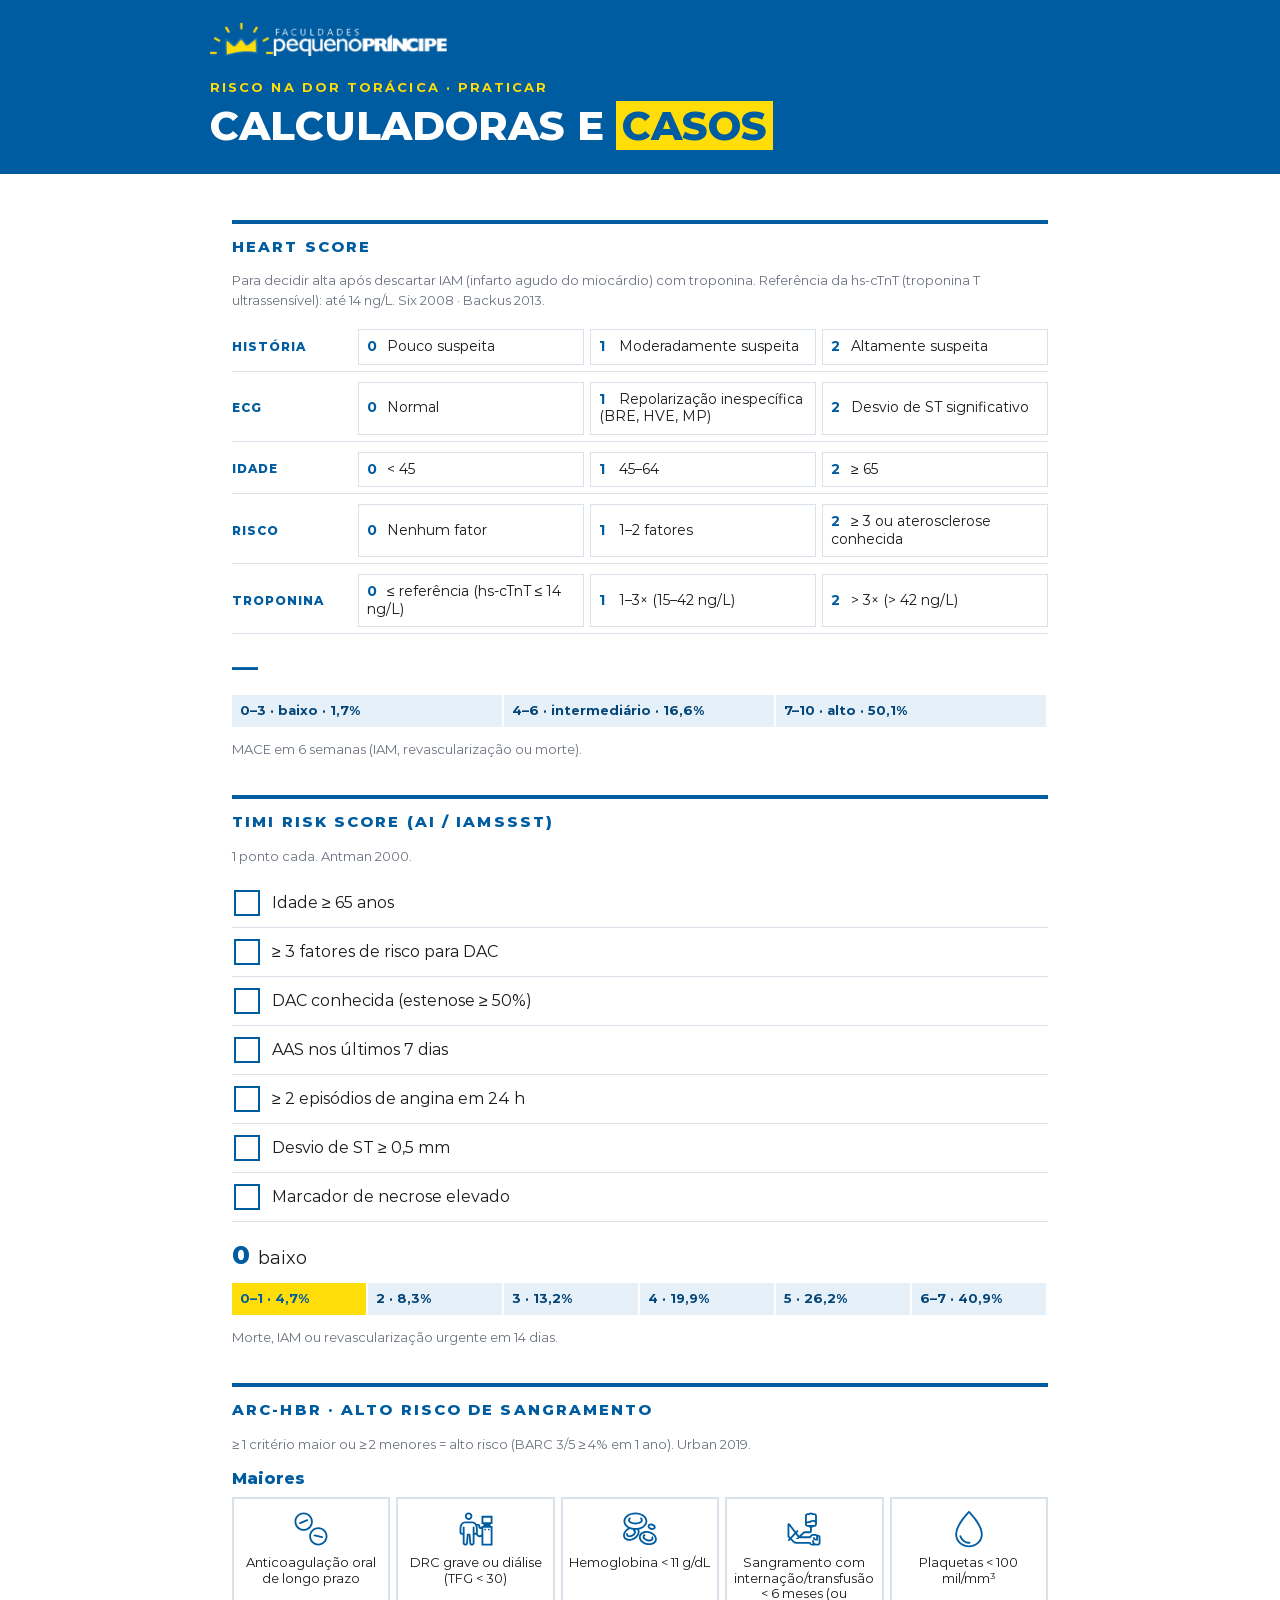
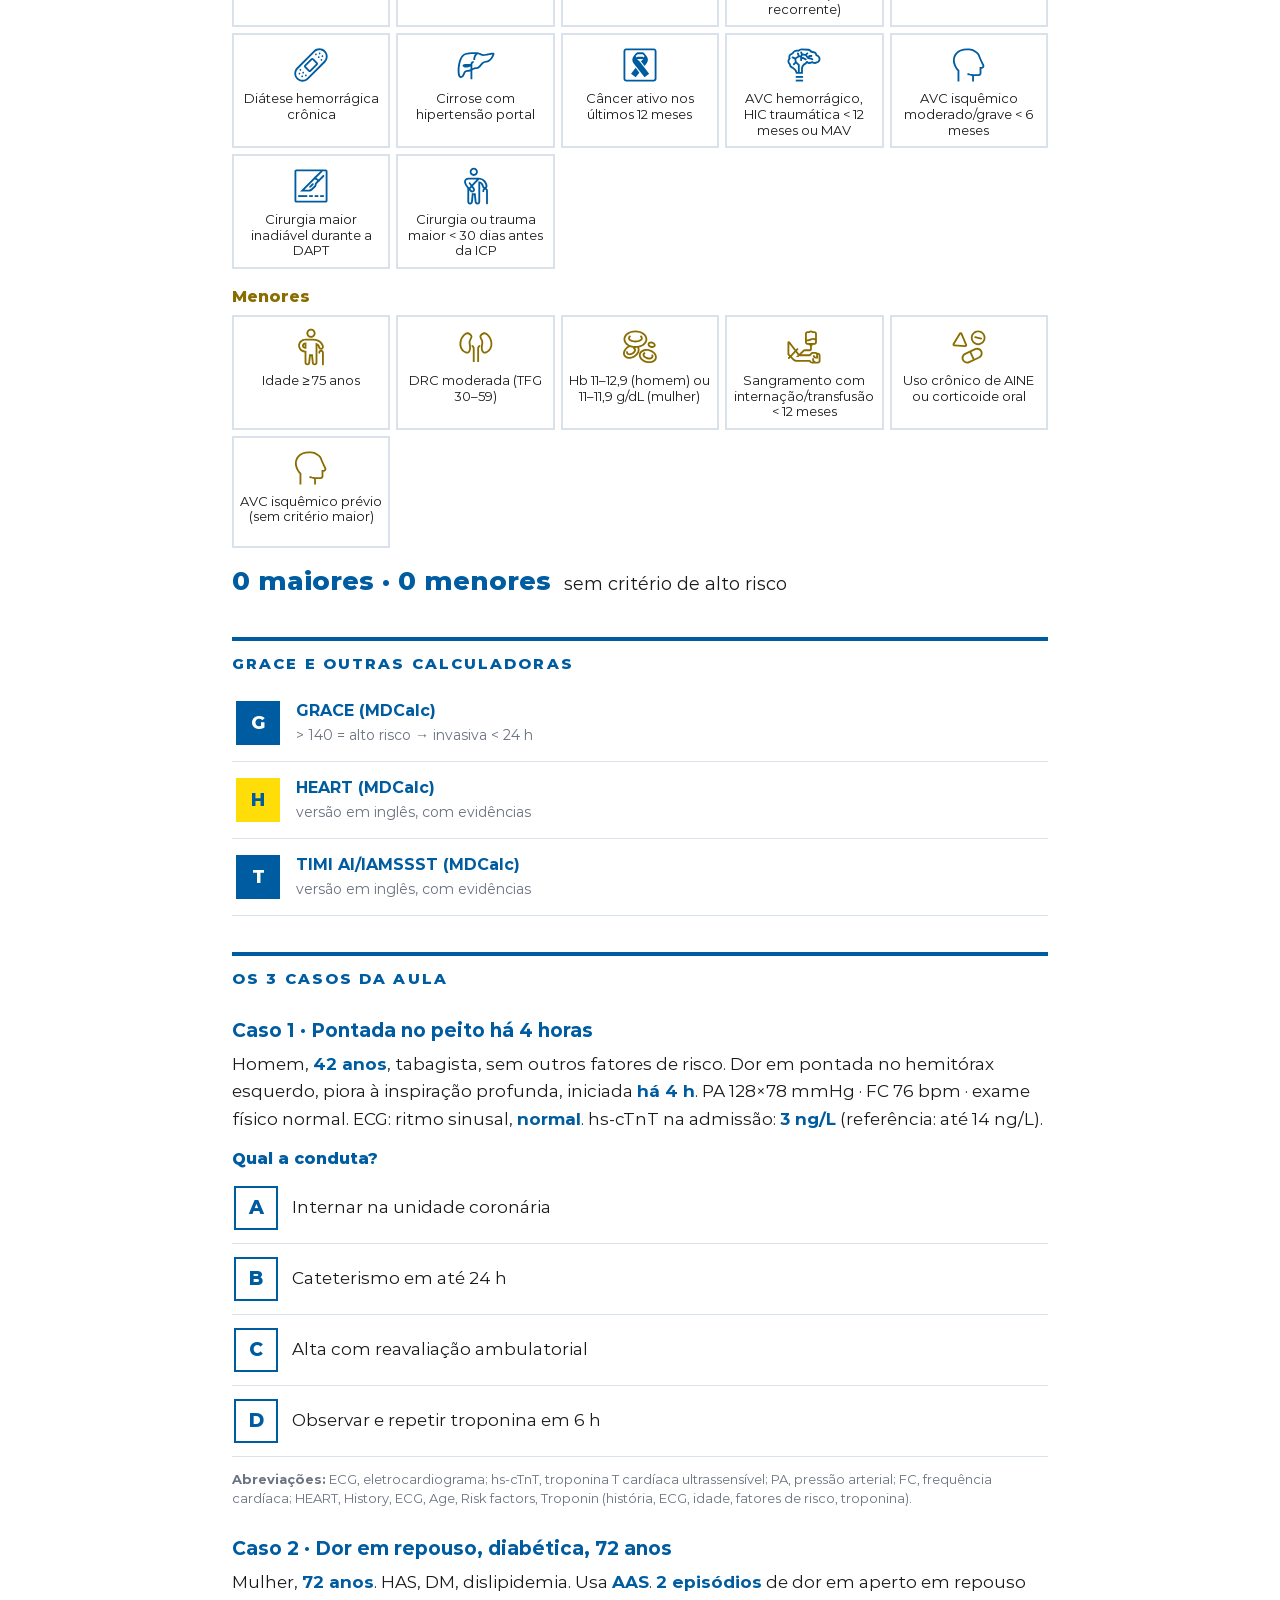
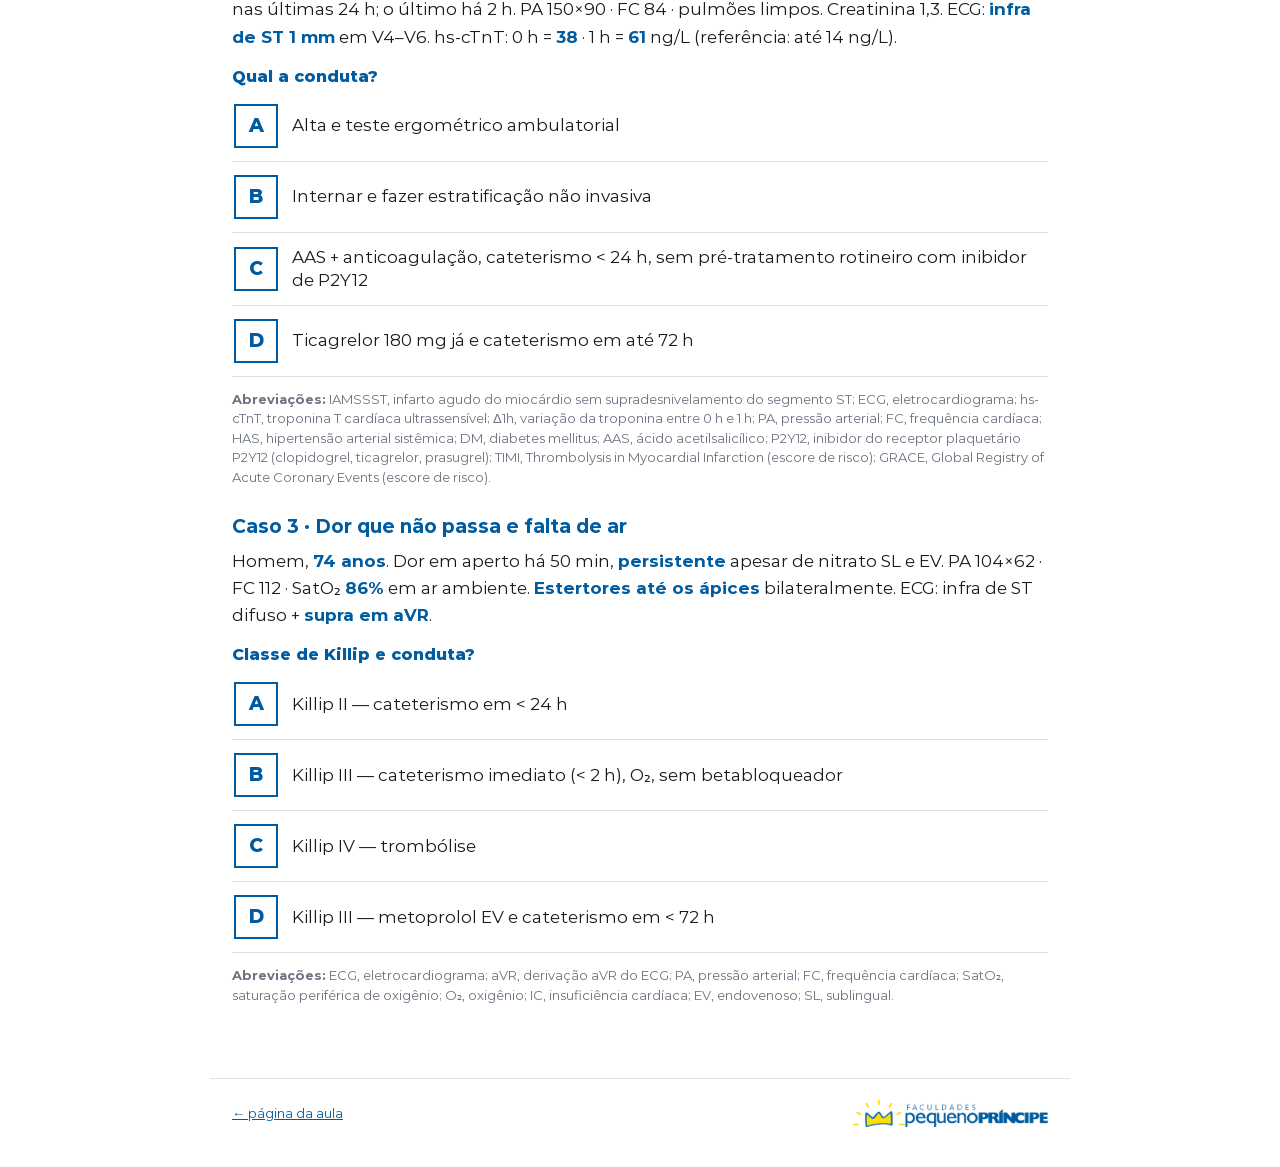
<file: risco-sca/praticar.html>
<!doctype html>
<html lang="pt-BR"><head>
<meta charset="utf-8"><meta name="viewport" content="width=device-width,initial-scale=1">
<title>Praticar · Risco na dor torácica · FPP</title>
<link rel="stylesheet" href="../assets/fpp.css?v=202611081945">
<meta name="theme-color" content="#005CA0">
<style>
.calc{display:grid;gap:4px}
.linha{display:grid;grid-template-columns:120px 1fr 1fr 1fr;gap:6px;align-items:stretch;border-bottom:1px solid var(--linha);padding:6px 0}
.linha .l{font-size:12px;font-weight:800;letter-spacing:.08em;text-transform:uppercase;color:var(--azul);display:flex;align-items:center}
.o{font:inherit;font-size:14px;line-height:1.25;text-align:left;background:#fff;border:1px solid var(--linha);padding:8px;cursor:pointer;color:var(--tinta)}
.o b{display:inline-block;min-width:16px;color:var(--azul)}
.o.sel{background:#fff7c2;border-color:var(--amar)}
.res{margin:14px 0 4px;font-size:18px}
.res strong{font-size:26px;color:var(--azul);font-weight:800;margin-right:8px}
.chk{display:flex;gap:12px;align-items:center;width:100%;font:inherit;font-size:16px;text-align:left;background:#fff;border:0;border-bottom:1px solid var(--linha);padding:11px 2px;cursor:pointer;color:var(--tinta)}
.chk:before{content:"";flex:none;width:22px;height:22px;border:2px solid var(--azul)}
.chk.sel:before{background:var(--azul);box-shadow:inset 0 0 0 3px #fff}
.escala{display:flex;margin-top:8px;font-size:13px;font-weight:700}
.escala span{flex:1;padding:6px 8px;background:var(--azul-cl);color:var(--azul-esc);border-right:2px solid #fff}
.escala span.on{background:var(--amar);color:var(--azul)}
.reveal{display:none}.reveal.show{display:block}
@media(max-width:560px){.linha{grid-template-columns:1fr 1fr 1fr}.linha .l{grid-column:1/-1}}
.tiles{display:grid;grid-template-columns:repeat(auto-fill,minmax(150px,1fr));gap:6px;margin-top:6px}
.tile{font:inherit;font-size:13px;line-height:1.2;background:#fff;border:2px solid var(--linha);padding:8px 6px;display:flex;flex-direction:column;align-items:center;gap:4px;text-align:center;cursor:pointer;color:var(--tinta);min-height:112px}
.tile .ic{width:44px;height:44px;color:var(--azul)}.tile .ic svg{width:100%;height:100%}
.tiles.me .tile .ic{color:#8a6d00}
.tile.sel{background:#fff7c2;border-color:var(--amar);font-weight:700}
</style>
</head><body>
<header class="fpp"><div class="wrap">
  <a href="./"><img src="../assets/img/fpp-logo-branco.png" alt="Faculdades Pequeno Príncipe"></a>
  <p class="k">Risco na dor torácica · praticar</p>
  <h1>Calculadoras e <span class="hl">casos</span></h1>
</div></header>
<main>
<h2>HEART score</h2>
<p class="src">Para decidir alta após descartar IAM (infarto agudo do miocárdio) com troponina. Referência da hs-cTnT (troponina T ultrassensível): até 14 ng/L. Six 2008 · Backus 2013.</p>
<div class="calc" id="heart"></div>
<div class="res"><strong id="hT">—</strong><span id="hC"></span></div>
<div class="escala" id="hE"><span>0–3 · baixo · 1,7%</span><span>4–6 · intermediário · 16,6%</span><span>7–10 · alto · 50,1%</span></div>
<p class="src">MACE em 6 semanas (IAM, revascularização ou morte).</p>

<h2>TIMI risk score (AI / IAMSSST)</h2>
<p class="src">1 ponto cada. Antman 2000.</p>
<div id="timi"></div>
<div class="res"><strong id="tT">0</strong><span id="tC"></span></div>
<div class="escala" id="tE"><span>0–1 · 4,7%</span><span>2 · 8,3%</span><span>3 · 13,2%</span><span>4 · 19,9%</span><span>5 · 26,2%</span><span>6–7 · 40,9%</span></div>
<p class="src">Morte, IAM ou revascularização urgente em 14 dias.</p>

<h2>ARC-HBR · alto risco de sangramento</h2>
<p class="src">≥ 1 critério maior ou ≥ 2 menores = alto risco (BARC 3/5 ≥ 4% em 1 ano). Urban 2019.</p>
<p style="font-weight:800;color:var(--azul);margin:10px 0 0">Maiores</p><div id="hbrMa" class="tiles"></div>
<p style="font-weight:800;color:#8a6d00;margin:16px 0 0">Menores</p><div id="hbrMe" class="tiles me"></div>
<div class="res"><strong id="hbrT">—</strong><span id="hbrC"></span></div>

<h2>GRACE e outras calculadoras</h2>
<div class="lista">
  <a href="https://www.mdcalc.com/calc/1099/grace-acs-risk-mortality-calculator" target="_blank" rel="noopener"><span class="ic">G</span><span><span class="t">GRACE (MDCalc)</span><br><span class="d">&gt; 140 = alto risco → invasiva &lt; 24 h</span></span></a>
  <a href="https://www.mdcalc.com/calc/1752/heart-score-major-cardiac-events" target="_blank" rel="noopener"><span class="ic">H</span><span><span class="t">HEART (MDCalc)</span><br><span class="d">versão em inglês, com evidências</span></span></a>
  <a href="https://www.mdcalc.com/calc/111/timi-risk-score-ua-nstemi" target="_blank" rel="noopener"><span class="ic">T</span><span><span class="t">TIMI AI/IAMSSST (MDCalc)</span><br><span class="d">versão em inglês, com evidências</span></span></a>
</div>

<h2>Os 3 casos da aula</h2>
<div id="casos"></div>
</main>
<footer class="fpp"><span><a href="./">← página da aula</a></span><img src="../assets/img/fpp-logo-azul.png" alt="FPP"></footer>
<script src="../assets/icones.js?v=202611081945"></script>
<script src="../assets/glossario.js?v=202611081945"></script>
<script src="casos.js?v=202611081945"></script>
<script>
const $=s=>document.querySelector(s);
const H=[['História',['Pouco suspeita','Moderadamente suspeita','Altamente suspeita']],['ECG',['Normal','Repolarização inespecífica (BRE, HVE, MP)','Desvio de ST significativo']],['Idade',['< 45','45–64','≥ 65']],['Risco',['Nenhum fator','1–2 fatores','≥ 3 ou aterosclerose conhecida']],['Troponina',['≤ referência (hs-cTnT ≤ 14 ng/L)','1–3× (15–42 ng/L)','> 3× (> 42 ng/L)']]];
const hv=Array(5).fill(null);
H.forEach(([l,os],i)=>{const d=document.createElement('div');d.className='linha';d.innerHTML=`<div class="l">${l}</div>`;
  os.forEach((o,p)=>{const b=document.createElement('button');b.className='o';b.innerHTML=`<b>${p}</b> ${o}`;b.onclick=()=>{hv[i]=p;[...d.querySelectorAll('.o')].forEach((x,k)=>x.classList.toggle('sel',k===p));hU()};d.appendChild(b)});$('#heart').appendChild(d)});
function hU(){const s=hv.reduce((a,v)=>a+(v||0),0),ok=hv.every(v=>v!==null),c=s<=3?0:s<=6?1:2;
  $('#hT').textContent=ok?s:(hv.some(v=>v!==null)?s+'…':'—');$('#hC').textContent=ok?['baixo risco','risco intermediário','alto risco'][c]:'responda os 5 itens';
  [...$('#hE').children].forEach((e,k)=>e.classList.toggle('on',ok&&k===c))}
const T=['Idade ≥ 65 anos','≥ 3 fatores de risco para DAC','DAC conhecida (estenose ≥ 50%)','AAS nos últimos 7 dias','≥ 2 episódios de angina em 24 h','Desvio de ST ≥ 0,5 mm','Marcador de necrose elevado'];
T.forEach(t=>{const b=document.createElement('button');b.className='chk';b.textContent=t;b.onclick=()=>{b.classList.toggle('sel');tU()};$('#timi').appendChild(b)});
function tU(){const s=document.querySelectorAll('#timi .sel').length;$('#tT').textContent=s;$('#tC').textContent=s<=2?'baixo':s<=4?'intermediário':'alto';
  const k=s<=1?0:s>=6?5:s-1;[...$('#tE').children].forEach((e,i)=>e.classList.toggle('on',i===k))}
tU();
const HMA=[['anticoag','Anticoagulação oral de longo prazo'],['dialise','DRC grave ou diálise (TFG < 30)'],['hb','Hemoglobina < 11 g/dL'],['sangramento','Sangramento com internação/transfusão < 6 meses (ou recorrente)'],['plaquetas','Plaquetas < 100 mil/mm³'],['diatese','Diátese hemorrágica crônica'],['cirrose','Cirrose com hipertensão portal'],['cancer','Câncer ativo nos últimos 12 meses'],['avch','AVC hemorrágico, HIC traumática < 12 meses ou MAV'],['avci','AVC isquêmico moderado/grave < 6 meses'],['cirurgia','Cirurgia maior inadiável durante a DAPT'],['trauma','Cirurgia ou trauma maior < 30 dias antes da ICP']];
const HME=[['idoso','Idade ≥ 75 anos'],['rim','DRC moderada (TFG 30–59)'],['hb','Hb 11–12,9 (homem) ou 11–11,9 g/dL (mulher)'],['sangramento','Sangramento com internação/transfusão < 12 meses'],['aine','Uso crônico de AINE ou corticoide oral'],['avci','AVC isquêmico prévio (sem critério maior)']];
[[HMA,'#hbrMa'],[HME,'#hbrMe']].forEach(([l,b])=>l.forEach(([ic,t])=>{const x=document.createElement('button');x.className='tile';x.innerHTML=`<span class="ic">${ICONES[ic]}</span><span>${t}</span>`;x.onclick=()=>{x.classList.toggle('sel');hbrU()};$(b).appendChild(x)}));
function hbrU(){const ma=document.querySelectorAll('#hbrMa .sel').length,me=document.querySelectorAll('#hbrMe .sel').length;
  $('#hbrT').textContent=ma+' maior'+(ma===1?'':'es')+' · '+me+' menor'+(me===1?'':'es');$('#hbrC').innerHTML=ma>=1||me>=2?' <span class="hl">alto risco de sangramento</span>':' sem critério de alto risco'}
hbrU();
for(const id in CASOS){const C=CASOS[id],d=document.createElement('div');
  d.innerHTML=`<h3 style="margin-top:26px">${C.titulo}</h3><div class="caso">${C.texto}</div><p style="font-weight:800;color:var(--azul);margin:14px 0 2px">${C.pergunta}</p><div class="ops"></div><div class="box reveal">${C.explica}</div><p class="src">${legendaHTML(C.texto+" "+C.opcoes.join(" ")+" "+C.explica)}</p>`;
  const ops=d.querySelector('.ops'),rv=d.querySelector('.reveal');
  C.opcoes.forEach((o,i)=>{const L='ABCD'[i],b=document.createElement('button');b.className='opt';b.innerHTML=`<span class="lt">${L}</span><span>${o}</span>`;
    b.onclick=()=>{[...ops.children].forEach((x,k)=>{x.classList.remove('sel','ok','err');if('ABCD'[k]===C.certa)x.classList.add('ok')});if(L!==C.certa)b.classList.add('err');rv.classList.add('show')};ops.appendChild(b)});
  $('#casos').appendChild(d)}
</script>
</body></html>
</file>
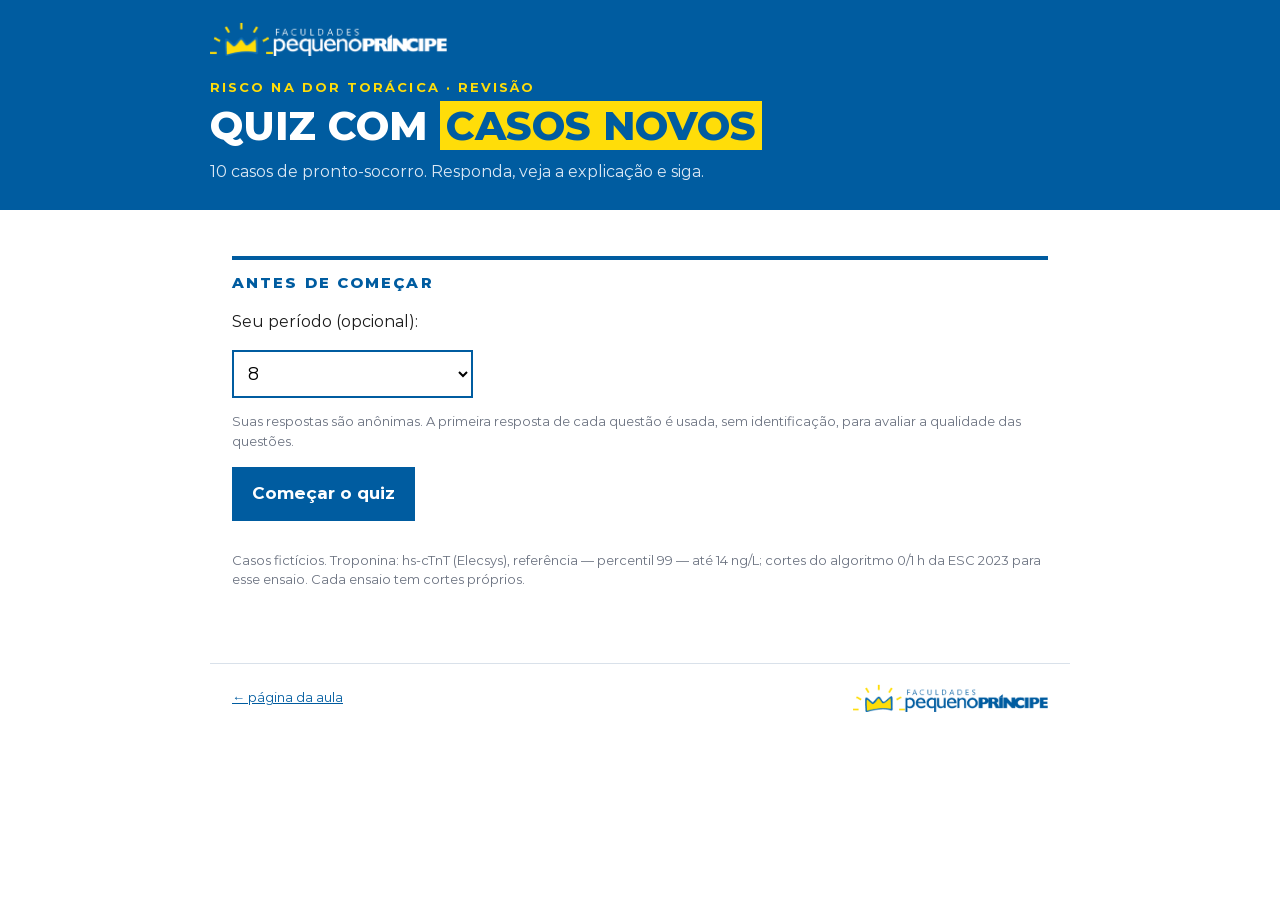
<file: risco-sca/quiz.html>
<!doctype html>
<html lang="pt-BR"><head>
<meta charset="utf-8"><meta name="viewport" content="width=device-width,initial-scale=1">
<title>Quiz · Risco na dor torácica · FPP</title>
<link rel="stylesheet" href="../assets/fpp.css?v=202611081945">
<meta name="theme-color" content="#005CA0">
<style>
#prog{height:6px;background:var(--azul-cl);margin:18px 0 6px}#prog i{display:block;height:100%;background:var(--azul);width:0;transition:width .4s}
#cont{font-size:13px;color:var(--cinza);font-weight:700;letter-spacing:.1em;text-transform:uppercase}
#q{font-size:18px;margin:12px 0 8px;line-height:1.55}
#q b{color:var(--azul)}
#fb{display:none}#fb.show{display:block}
.nav{display:flex;gap:10px;margin-top:16px}
#fim{display:none;text-align:left}
#fim .placar{font-size:64px;font-weight:800;color:var(--azul);line-height:1}
</style>
</head><body>
<header class="fpp"><div class="wrap">
  <a href="./"><img src="../assets/img/fpp-logo-branco.png" alt="Faculdades Pequeno Príncipe"></a>
  <p class="k">Risco na dor torácica · revisão</p>
  <h1>Quiz com <span class="hl">casos novos</span></h1>
  <p>10 casos de pronto-socorro. Responda, veja a explicação e siga.</p>
</div></header>
<main>
  <div id="inicio">
    <h2>Antes de começar</h2>
    <p>Seu período (opcional):</p>
    <select id="periodo" style="font:inherit;font-size:18px;padding:10px;border:2px solid var(--azul);background:#fff;min-width:220px">
      <option value="">prefiro não informar</option><option>1</option><option>2</option><option>3</option><option>4</option><option>5</option><option>6</option><option>7</option><option selected>8</option><option>9</option><option>10</option><option>11</option><option>12</option><option value="outro">outro curso / formado</option>
    </select>
    <p class="src" style="margin-top:14px">Suas respostas são anônimas. A primeira resposta de cada questão é usada, sem identificação, para avaliar a qualidade das questões.</p>
    <div class="nav"><button class="btn" id="comecar">Começar o quiz</button></div>
  </div>
  <div id="jogo" style="display:none">
    <div id="prog"><i></i></div><div id="cont"></div>
    <div id="q"></div>
    <p id="perg" style="font-weight:800;color:var(--azul);margin:14px 0 4px"></p>
    <div id="ops"></div>
    <div id="fb" class="box"></div>
    <p id="leg" class="src" style="margin-top:14px"></p>
    <div class="nav"><button class="btn" id="prox" style="display:none">Próxima →</button></div>
  </div>
  <div id="fim">
    <h2>Resultado</h2>
    <p class="placar" id="placar"></p>
    <p id="msg"></p>
    <div class="nav"><button class="btn" onclick="location.reload()">Refazer</button><a class="btn lin" href="./">Página da aula</a></div>
  </div>
  <p class="src" style="margin-top:30px">Casos fictícios. Troponina: hs-cTnT (Elecsys), referência — percentil 99 — até 14 ng/L; cortes do algoritmo 0/1 h da ESC 2023 para esse ensaio. Cada ensaio tem cortes próprios.</p>
</main>
<footer class="fpp"><span><a href="./">← página da aula</a></span><img src="../assets/img/fpp-logo-azul.png" alt="FPP"></footer>
<script src="../assets/firebase.js?v=202611081945"></script>
<script src="../assets/qrcode.js?v=202611081945"></script>
<script src="../assets/votos.js?v=202611081945"></script>
<script src="../assets/glossario.js?v=202611081945"></script>
<script src="quiz-dados.js?v=202611081945"></script>
<script>
const Q=QUIZ;
const FORM='risco-sca-quiz'+(new URLSearchParams(location.search).has('teste')?'-teste':'');let i=0,pts=0;const $=s=>document.querySelector(s);
function mostra(){const it=Q[i];$('#cont').textContent=`Questão ${i+1} de ${Q.length}`;$('#prog i').style.width=(i/Q.length*100)+'%';
  $('#q').innerHTML=it.q;$('#perg').innerHTML=it.p||'';$('#leg').innerHTML=legendaHTML(it.q+' '+(it.p||'')+' '+it.o.join(' ')+' '+it.e);$('#fb').classList.remove('show');$('#prox').style.display='none';$('#ops').innerHTML='';
  it.o.forEach((o,k)=>{const b=document.createElement('button');b.className='opt';b.innerHTML=`<span class="lt">${'ABCD'[k]}</span><span>${o}</span>`;
    b.onclick=()=>{if($('#ops').dataset.ok)return;$('#ops').dataset.ok=1;if(k===it.c)pts++;Votos.registrar(FORM,it.id,'ABCDE'[k]);
      [...$('#ops').children].forEach((x,j)=>{if(j===it.c)x.classList.add('ok');else if(j===k)x.classList.add('err')});
      $('#fb').innerHTML=(k===it.c?'<b>Correto.</b> ':'<b>Não.</b> ')+it.e;$('#fb').classList.add('show');
      $('#prox').textContent=i<Q.length-1?'Próxima →':'Ver resultado';$('#prox').style.display='inline-flex'};
    $('#ops').appendChild(b)});delete $('#ops').dataset.ok;}
$('#prox').onclick=async()=>{i++;if(i<Q.length){mostra();scrollTo(0,0)}else{$('#prox').disabled=true;await Votos.pendentes();$('#jogo').style.display='none';$('#fim').style.display='block';
  $('#placar').textContent=pts+'/'+Q.length;$('#msg').textContent=pts>=8?'Muito bem — pronto para o plantão.':pts>=5?'Bom caminho. Revise o algoritmo 0/1 h e o HEART.':'Vale rever a aula e o resumo em PDF.';}};
$('#comecar').onclick=()=>{Votos.contexto(FORM,{modo:'quiz',periodo:$('#periodo').value});$('#inicio').style.display='none';$('#jogo').style.display='block';mostra();scrollTo(0,0)};
</script>
</body></html>
</file>
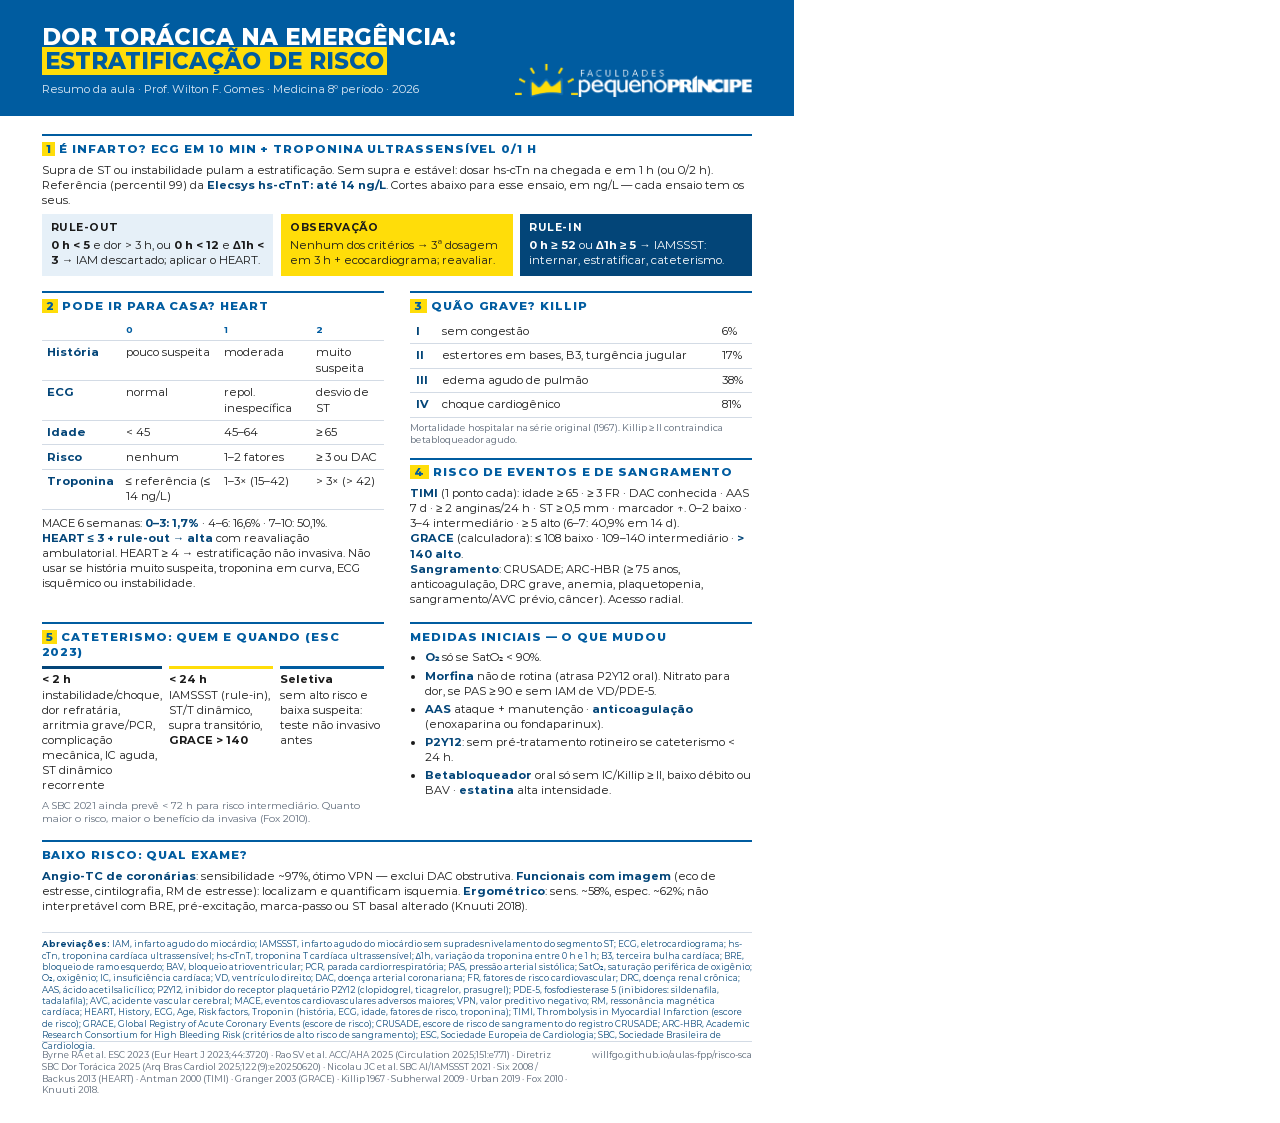
<file: risco-sca/resumo.html>
<!doctype html>
<html lang="pt-BR"><head><meta charset="utf-8">
<title>Resumo · Estratificação de risco da dor torácica</title>
<style>
@font-face{font-family:Montserrat;font-weight:400;src:url(../assets/fonts/montserrat-400.woff2)}
@font-face{font-family:Montserrat;font-weight:700;src:url(../assets/fonts/montserrat-700.woff2)}
@font-face{font-family:Montserrat;font-weight:800;src:url(../assets/fonts/montserrat-800.woff2)}
@page{size:A4;margin:0}
:root{--azul:#005CA0;--azul-esc:#034578;--amar:#FFDD09;--azul-cl:#e6f0f8;--linha:#d3dbe5;--cinza:#5f6b7a}
*{box-sizing:border-box}
body{margin:0;font-family:Montserrat,Arial,sans-serif;color:#1a1a1a;font-size:8.5pt;line-height:1.33;width:210mm;height:297mm;position:relative}
.top{background:var(--azul);color:#fff;padding:7mm 11mm 5mm;display:flex;justify-content:space-between;align-items:flex-end}
.top h1{margin:0;font-size:17pt;font-weight:800;text-transform:uppercase;line-height:1.05}
.top h1 span{background:var(--amar);color:var(--azul);padding:0 3px}
.top p{margin:2mm 0 0;font-size:8.5pt;color:#dce9f5}
.top img{height:9mm}
.g{display:grid;grid-template-columns:1fr 1fr;gap:4mm 7mm;padding:5mm 11mm 0}
h2{margin:0 0 1.5mm;font-size:8.6pt;font-weight:800;letter-spacing:.08em;text-transform:uppercase;color:var(--azul);border-top:2.5px solid var(--azul);padding-top:1.5mm}
h2 i{font-style:normal;background:var(--amar);padding:0 4px;margin-right:4px}
table{width:100%;border-collapse:collapse;font-size:8.6pt}
td,th{padding:1.1mm 1.5mm;border-bottom:1px solid var(--linha);text-align:left;vertical-align:top}
th{font-size:7pt;letter-spacing:.06em;text-transform:uppercase;color:var(--azul)}
td b,p b,li b{color:var(--azul-esc)}
ul{margin:0;padding-left:4mm}li{margin:0 0 .8mm}
.f3{display:grid;grid-template-columns:1fr 1fr 1fr;gap:2mm;margin-top:1.5mm}
.f3 div{padding:2mm 2.4mm;font-size:8.6pt}
.ro{background:var(--azul-cl)}.ob{background:var(--amar)}.ri{background:var(--azul-esc);color:#fff}.ri b{color:#fff}
.f3 strong{display:block;font-size:8pt;text-transform:uppercase;letter-spacing:.05em;margin-bottom:.6mm}
.full{grid-column:1/-1}
.tl{display:grid;grid-template-columns:1fr 1fr 1fr;gap:2mm}
.tl div{border-top:3px solid var(--azul);padding-top:1mm}
.tl div:first-child{border-color:var(--azul-esc)}.tl div:nth-child(2){border-color:var(--amar)}
.glos{position:absolute;left:11mm;right:11mm;bottom:18.5mm;font-size:6.4pt;line-height:1.33;color:#034578;border-top:1px solid #d3dbe5;padding-top:1.6mm}
.glos b{color:#034578}
.rod{position:absolute;left:11mm;right:11mm;bottom:7mm;border-top:1px solid var(--linha);padding-top:2mm;font-size:6.6pt;color:var(--cinza);display:flex;justify-content:space-between;gap:6mm}
</style></head><body>
<div class="top"><div><h1>Dor torácica na emergência:<br><span>estratificação de risco</span></h1><p>Resumo da aula · Prof. Wilton F. Gomes · Medicina 8º período · 2026</p></div><img src="../assets/img/fpp-logo-branco.png"></div>
<div class="g">
  <div class="full">
    <h2><i>1</i>É infarto? ECG em 10 min + troponina ultrassensível 0/1 h</h2>
    <p style="margin:0">Supra de ST ou instabilidade pulam a estratificação. Sem supra e estável: dosar hs-cTn na chegada e em 1 h (ou 0/2 h). Referência (percentil 99) da <b>Elecsys hs-cTnT: até 14 ng/L</b>. Cortes abaixo para esse ensaio, em ng/L — cada ensaio tem os seus.</p>
    <div class="f3">
      <div class="ro"><strong>Rule-out</strong><b>0 h &lt; 5</b> e dor &gt; 3 h, ou <b>0 h &lt; 12</b> e <b>Δ1h &lt; 3</b> → IAM descartado; aplicar o HEART.</div>
      <div class="ob"><strong>Observação</strong>Nenhum dos critérios → 3ª dosagem em 3 h + ecocardiograma; reavaliar.</div>
      <div class="ri"><strong>Rule-in</strong><b>0 h ≥ 52</b> ou <b>Δ1h ≥ 5</b> → IAMSSST: internar, estratificar, cateterismo.</div>
    </div>
  </div>
  <div>
    <h2><i>2</i>Pode ir para casa? HEART</h2>
    <table><tr><th></th><th>0</th><th>1</th><th>2</th></tr>
      <tr><td><b>História</b></td><td>pouco suspeita</td><td>moderada</td><td>muito suspeita</td></tr>
      <tr><td><b>ECG</b></td><td>normal</td><td>repol. inespecífica</td><td>desvio de ST</td></tr>
      <tr><td><b>Idade</b></td><td>&lt; 45</td><td>45–64</td><td>≥ 65</td></tr>
      <tr><td><b>Risco</b></td><td>nenhum</td><td>1–2 fatores</td><td>≥ 3 ou DAC</td></tr>
      <tr><td><b>Troponina</b></td><td>≤ referência (≤ 14 ng/L)</td><td>1–3× (15–42)</td><td>&gt; 3× (&gt; 42)</td></tr></table>
    <p style="margin:1.5mm 0 0">MACE 6 semanas: <b>0–3: 1,7%</b> · 4–6: 16,6% · 7–10: 50,1%.<br><b>HEART ≤ 3 + rule-out → alta</b> com reavaliação ambulatorial. HEART ≥ 4 → estratificação não invasiva. Não usar se história muito suspeita, troponina em curva, ECG isquêmico ou instabilidade.</p>
  </div>
  <div>
    <h2><i>3</i>Quão grave? Killip</h2>
    <table><tr><td><b>I</b></td><td>sem congestão</td><td>6%</td></tr><tr><td><b>II</b></td><td>estertores em bases, B3, turgência jugular</td><td>17%</td></tr><tr><td><b>III</b></td><td>edema agudo de pulmão</td><td>38%</td></tr><tr><td><b>IV</b></td><td>choque cardiogênico</td><td>81%</td></tr></table>
    <p style="margin:1mm 0 0;color:var(--cinza);font-size:7pt">Mortalidade hospitalar na série original (1967). Killip ≥ II contraindica betabloqueador agudo.</p>
    <h2 style="margin-top:3mm"><i>4</i>Risco de eventos e de sangramento</h2>
    <p style="margin:0"><b>TIMI</b> (1 ponto cada): idade ≥ 65 · ≥ 3 FR · DAC conhecida · AAS 7 d · ≥ 2 anginas/24 h · ST ≥ 0,5 mm · marcador ↑. 0–2 baixo · 3–4 intermediário · ≥ 5 alto (6–7: 40,9% em 14 d).<br>
    <b>GRACE</b> (calculadora): ≤ 108 baixo · 109–140 intermediário · <b>&gt; 140 alto</b>.<br>
    <b>Sangramento</b>: CRUSADE; ARC-HBR (≥ 75 anos, anticoagulação, DRC grave, anemia, plaquetopenia, sangramento/AVC prévio, câncer). Acesso radial.</p>
  </div>
  <div>
    <h2><i>5</i>Cateterismo: quem e quando (ESC 2023)</h2>
    <div class="tl">
      <div><b>&lt; 2 h</b><br>instabilidade/choque, dor refratária, arritmia grave/PCR, complicação mecânica, IC aguda, ST dinâmico recorrente</div>
      <div><b>&lt; 24 h</b><br>IAMSSST (rule-in), ST/T dinâmico, supra transitório, <b>GRACE &gt; 140</b></div>
      <div><b>Seletiva</b><br>sem alto risco e baixa suspeita: teste não invasivo antes</div>
    </div>
    <p style="margin:1.5mm 0 0;font-size:7.4pt;color:var(--cinza)">A SBC 2021 ainda prevê &lt; 72 h para risco intermediário. Quanto maior o risco, maior o benefício da invasiva (Fox 2010).</p>
  </div>
  <div>
    <h2>Medidas iniciais — o que mudou</h2>
    <ul>
      <li><b>O₂</b> só se SatO₂ &lt; 90%.</li>
      <li><b>Morfina</b> não de rotina (atrasa P2Y12 oral). Nitrato para dor, se PAS ≥ 90 e sem IAM de VD/PDE-5.</li>
      <li><b>AAS</b> ataque + manutenção · <b>anticoagulação</b> (enoxaparina ou fondaparinux).</li>
      <li><b>P2Y12</b>: sem pré-tratamento rotineiro se cateterismo &lt; 24 h.</li>
      <li><b>Betabloqueador</b> oral só sem IC/Killip ≥ II, baixo débito ou BAV · <b>estatina</b> alta intensidade.</li>
    </ul>
  </div>
  <div class="full">
    <h2>Baixo risco: qual exame?</h2>
    <p style="margin:0"><b>Angio-TC de coronárias</b>: sensibilidade ~97%, ótimo VPN — exclui DAC obstrutiva. <b>Funcionais com imagem</b> (eco de estresse, cintilografia, RM de estresse): localizam e quantificam isquemia. <b>Ergométrico</b>: sens. ~58%, espec. ~62%; não interpretável com BRE, pré-excitação, marca-passo ou ST basal alterado (Knuuti 2018).</p>
  </div>
</div>
<div class="glos" id="glos"></div>
<div class="rod"><span>Byrne RA et al. ESC 2023 (Eur Heart J 2023;44:3720) · Rao SV et al. ACC/AHA 2025 (Circulation 2025;151:e771) · Diretriz SBC Dor Torácica 2025 (Arq Bras Cardiol 2025;122(9):e20250620) · Nicolau JC et al. SBC AI/IAMSSST 2021 · Six 2008 / Backus 2013 (HEART) · Antman 2000 (TIMI) · Granger 2003 (GRACE) · Killip 1967 · Subherwal 2009 · Urban 2019 · Fox 2010 · Knuuti 2018.</span><span style="white-space:nowrap">willfgo.github.io/aulas-fpp/risco-sca</span></div>
<script src="../assets/glossario.js?v=202611081945"></script>
<script>const c=document.body.cloneNode(true);c.querySelector(".rod").remove();document.getElementById("glos").innerHTML=legendaHTML(c.textContent);</script>
</body></html>
</file>
<file: assets/fpp.css>
@font-face{font-family:Montserrat;font-weight:400;src:url(fonts/montserrat-400.woff2) format("woff2")}
@font-face{font-family:Montserrat;font-weight:500;src:url(fonts/montserrat-500.woff2) format("woff2")}
@font-face{font-family:Montserrat;font-weight:700;src:url(fonts/montserrat-700.woff2) format("woff2")}
@font-face{font-family:Montserrat;font-weight:800;src:url(fonts/montserrat-800.woff2) format("woff2")}
:root{--azul:#005CA0;--azul-esc:#034578;--amar:#FFDD09;--azul-cl:#e6f0f8;--azul-md:#9fc0dc;--tinta:#1a1a1a;--cinza:#6b7280;--linha:#d9e1ea}
*{box-sizing:border-box}
body{margin:0;font-family:Montserrat,"Helvetica Neue",Arial,sans-serif;color:var(--tinta);background:#fff;line-height:1.5;-webkit-text-size-adjust:100%}
a{color:var(--azul)}
.hl{background:var(--amar);color:var(--azul);padding:0 .15em;box-decoration-break:clone;-webkit-box-decoration-break:clone}
header.fpp{background:var(--azul);color:#fff;padding:22px 22px 26px}
header.fpp .wrap{max-width:860px;margin:0 auto}
header.fpp img{height:34px;display:block;margin-bottom:22px}
header.fpp .k{font-size:13px;letter-spacing:.16em;text-transform:uppercase;font-weight:700;color:var(--amar);margin:0 0 6px}
header.fpp h1{margin:0;font-size:clamp(26px,5.5vw,40px);line-height:1.1;font-weight:800;text-transform:uppercase}
header.fpp h1 .hl{color:var(--azul)}
header.fpp p{margin:12px 0 0;color:#dce9f5;font-size:16px}
main{max-width:860px;margin:0 auto;padding:10px 22px 60px}
h2{font-size:15px;letter-spacing:.14em;text-transform:uppercase;color:var(--azul);font-weight:800;margin:36px 0 10px;padding-top:12px;border-top:4px solid var(--azul)}
h3{font-size:19px;margin:0 0 6px;color:var(--azul)}
.lista a,.lista div.item{display:flex;gap:16px;align-items:center;padding:14px 4px;border-bottom:1px solid var(--linha);text-decoration:none;color:var(--tinta)}
.lista a:hover{background:#fafcfe}
.lista .ic{flex:none;width:44px;height:44px;background:var(--azul);color:#fff;font-weight:800;display:flex;align-items:center;justify-content:center;font-size:18px}
.lista a:nth-child(even) .ic{background:var(--amar);color:var(--azul)}
.lista .t{font-weight:700;color:var(--azul)}
.lista .d{font-size:14px;color:var(--cinza)}
.btn{display:inline-flex;align-items:center;justify-content:center;gap:10px;font:inherit;font-weight:700;font-size:17px;background:var(--azul);color:#fff;border:0;padding:14px 20px;text-decoration:none;cursor:pointer}
.btn.am{background:var(--amar);color:var(--azul)}
.btn.lin{background:#fff;color:var(--azul);border:2px solid var(--azul)}
.src{font-size:13px;color:var(--cinza)}
footer.fpp{max-width:860px;margin:0 auto;padding:20px 22px 40px;border-top:1px solid var(--linha);display:flex;justify-content:space-between;align-items:center;gap:20px;font-size:13px;color:var(--cinza)}
footer.fpp img{height:28px}
/* opções de resposta */
.opt{display:flex;gap:14px;align-items:center;width:100%;font:inherit;font-size:17px;line-height:1.35;text-align:left;background:#fff;border:0;border-bottom:1px solid var(--linha);padding:13px 2px;cursor:pointer;color:var(--tinta)}
.opt .lt{flex:none;width:44px;height:44px;border:2px solid var(--azul);color:var(--azul);font-weight:800;display:flex;align-items:center;justify-content:center;font-size:19px}
.opt.sel .lt{background:var(--azul);color:#fff}
.opt.ok .lt{background:var(--amar);border-color:var(--amar);color:var(--azul)}
.opt.ok{font-weight:700}
.opt.err{color:var(--cinza);text-decoration:line-through}
.opt.err .lt{border-color:var(--cinza);color:var(--cinza)}
.box{background:var(--azul-cl);padding:14px 18px;margin:12px 0}
.aviso{background:#fff7c2;border-top:4px solid var(--amar);padding:12px 18px;margin:12px 0}
.caso{font-size:17px;line-height:1.6}
.caso b{color:var(--azul)}
</file>
